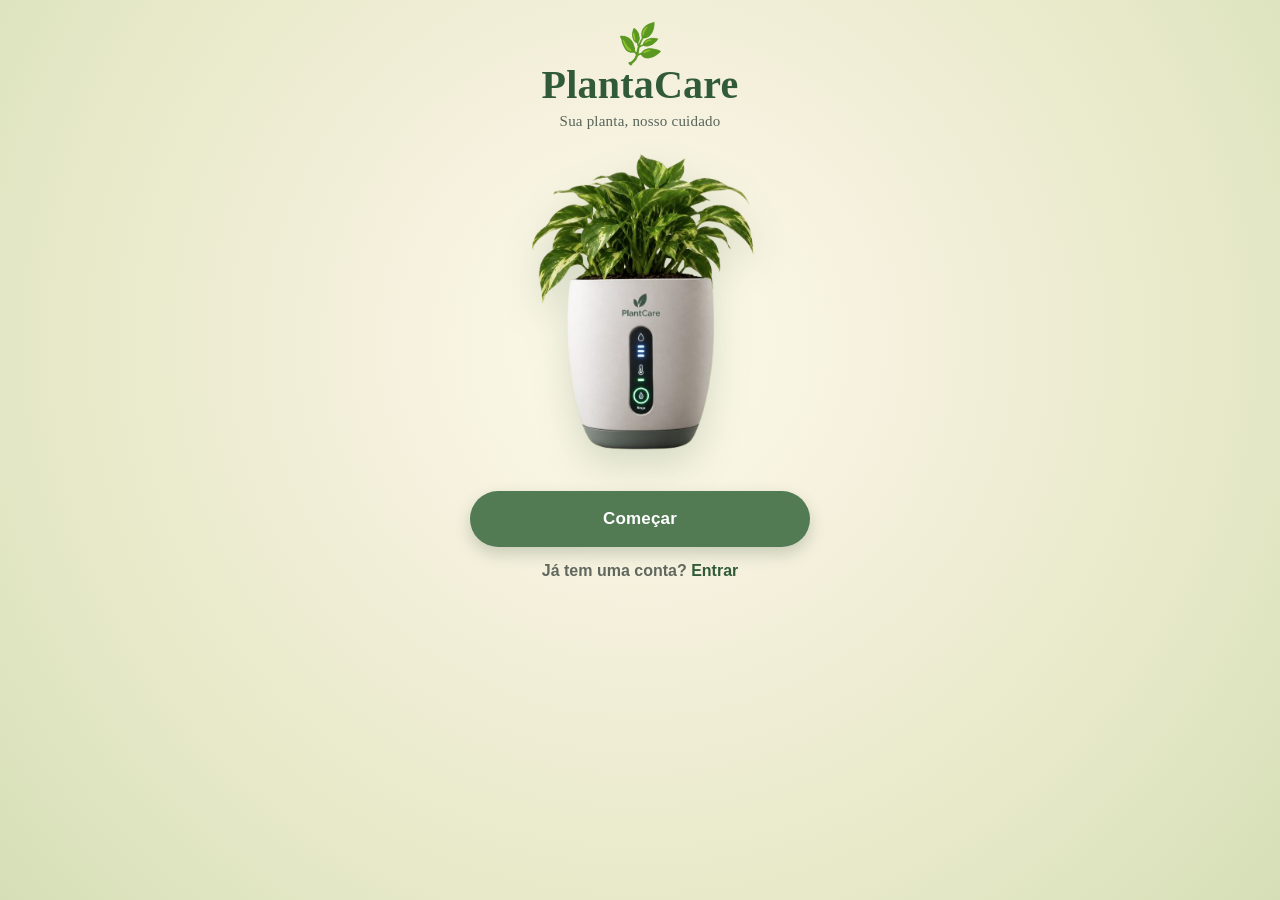
<file: index.html>
<!DOCTYPE html>
<html lang="pt-BR">

<head>

    <meta charset="UTF-8">

    <meta
            name="viewport"
            content="width=device-width, initial-scale=1.0"
    >

    <title>PlantaCare</title>

    <link rel="stylesheet" href="css/style.css">

</head>

<body>

<main class="tela-inicial">


    <section class="logo">

        <div class="logo-folha">
            🌿
        </div>

        <h1>PlantaCare</h1>

        <p>Sua planta, nosso cuidado</p>

    </section>

    <section class="planta-area">

        <img
                src="images/vaso-plantacare.png"
                alt="Vaso inteligente PlantaCare"
                class="imagem-vaso"
        >

    </section>

    <section class="acoes">

        <button id="btnComecar">
            Começar
        </button>

        <p class="login">
            Já tem uma conta?
            <span id="btnLogin">Entrar</span>
        </p>

    </section>



</main>

<script src="js/api.js"></script>
<script src="js/app.js"></script>

</body>

</html>
</file>
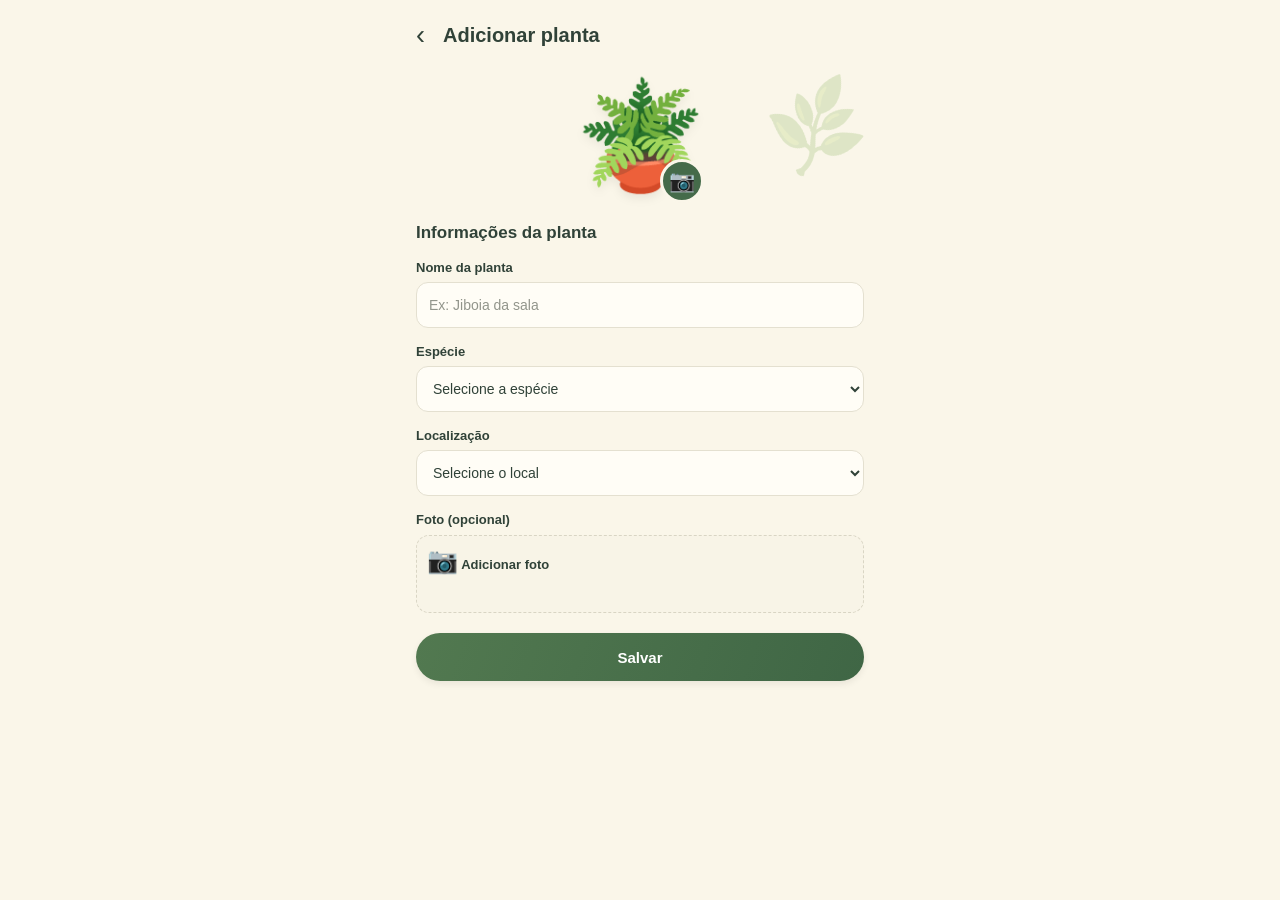
<file: screens/adicionar-planta.html>
<!DOCTYPE html>
<html lang="pt-BR">
<head>
    <meta charset="UTF-8">
    <meta name="viewport" content="width=device-width, initial-scale=1.0">
    <title>Adicionar planta | PlantaCare</title>

    <style>
        * {
            margin: 0;
            padding: 0;
            box-sizing: border-box;
        }

        :root {
            --fundo: #faf6e9;
            --verde: #456b4a;
            --texto: #304238;
            --borda: #e4e0d0;
        }

        body {
            font-family: Arial, Helvetica, sans-serif;
            background: var(--fundo);
            color: var(--texto);
            min-height: 100vh;
        }

        .pagina {
            max-width: 480px;
            margin: 0 auto;
            padding: 20px 16px 30px;
        }

        /* CABEÇALHO */

        .cabecalho {
            display: flex;
            align-items: center;
            gap: 18px;
            margin-bottom: 12px;
        }

        .voltar {
            border: none;
            background: transparent;
            color: var(--texto);
            font-size: 27px;
            cursor: pointer;
        }

        .cabecalho h1 {
            font-size: 20px;
            font-weight: 700;
        }

        /* ILUSTRAÇÃO */

        .ilustracao {
            position: relative;
            height: 145px;
            display: flex;
            align-items: center;
            justify-content: center;
            margin-bottom: 15px;
        }

        .planta-desenho {
            font-size: 105px;
            line-height: 1;
            filter: drop-shadow(0 5px 4px #00000010);
        }

        .folha-decorativa {
            position: absolute;
            right: 0;
            top: 20px;
            font-size: 75px;
            opacity: 0.17;
            transform: rotate(-20deg);
        }

        .camera {
            position: absolute;
            bottom: 5px;
            left: calc(50% + 20px);
            width: 44px;
            height: 44px;
            border-radius: 50%;
            border: 3px solid var(--fundo);
            background: var(--verde);
            color: white;
            font-size: 21px;
            cursor: pointer;
        }

        /* FORMULÁRIO */

        .formulario h2 {
            font-size: 17px;
            margin-bottom: 17px;
        }

        .campo {
            margin-bottom: 16px;
        }

        .campo label {
            display: block;
            font-size: 13px;
            font-weight: 600;
            margin-bottom: 7px;
        }

        .campo input,
        .campo select {
            display: block;
            width: 100%;
            min-height: 46px;
            padding: 0 12px;
            border: 1px solid var(--borda);
            border-radius: 12px;
            background: #fffdf6;
            color: var(--texto);
            font-family: inherit;
            font-size: 14px;
            outline: none;
        }

        .campo input:focus,
        .campo select:focus {
            border-color: var(--verde);
            box-shadow: 0 0 0 2px #456b4a18;
        }

        .campo input::placeholder {
            color: #92958b;
        }

        /* FOTO */

        .foto-area {
            margin-bottom: 20px;
        }

        .foto-area > label {
            display: block;
            font-size: 13px;
            font-weight: 600;
            margin-bottom: 8px;
        }

        .seletor-foto {
            min-height: 78px;
            width: 100%;
            display: flex;
            align-items: center;
            justify-content: center;
            gap: 12px;
            padding: 10px;
            border: 1px dashed #d9d5c4;
            border-radius: 13px;
            background: #f8f4e7;
            cursor: pointer;
            font-size: 13px;
            font-weight: 600;
        }

        .icone-camera {
            font-size: 25px;
        }

        #foto {
            display: none;
        }

        .preview {
            display: none;
            width: 90px;
            height: 90px;
            margin: 12px auto 0;
            border-radius: 14px;
            object-fit: contain;
            background: #fffdf6;
            border: 1px solid var(--borda);
        }

        .nome-arquivo {
            display: block;
            margin-top: 7px;
            text-align: center;
            font-size: 11px;
            color: #687468;
            overflow-wrap: anywhere;
        }

        /* BOTÃO SALVAR */

        .salvar {
            width: 100%;
            min-height: 48px;
            border: none;
            border-radius: 28px;
            background: linear-gradient(110deg, #527950, #3f6645);
            color: white;
            font-size: 15px;
            font-weight: 700;
            box-shadow: 0 3px 7px #00000012;
            cursor: pointer;
        }

        .salvar:disabled {
            opacity: 0.65;
            cursor: wait;
        }

        .mensagem {
            display: none;
            margin-top: 12px;
            padding: 12px;
            border-radius: 10px;
            font-size: 13px;
            line-height: 1.5;
        }

        .mensagem.erro {
            display: block;
            background: #f9e5df;
            color: #873d2f;
        }

        @media (max-width: 380px) {
            .pagina {
                padding: 17px 12px 25px;
            }

            .cabecalho h1 {
                font-size: 18px;
            }

            .ilustracao {
                height: 130px;
            }

            .planta-desenho {
                font-size: 95px;
            }

            .campo label,
            .foto-area > label {
                font-size: 12px;
            }

            .campo input,
            .campo select {
                font-size: 13px;
            }
        }
    </style>
</head>

<body>

    <main class="pagina">

        <header class="cabecalho">
            <button
                type="button"
                class="voltar"
                id="btnVoltar"
                aria-label="Voltar"
            >‹</button>

            <h1>Adicionar planta</h1>
        </header>

        <section class="ilustracao">
            <span class="folha-decorativa" aria-hidden="true">🌿</span>
            <div class="planta-desenho" aria-hidden="true">🪴</div>

            <button
                type="button"
                class="camera"
                id="btnCamera"
                aria-label="Escolher foto"
            >📷</button>
        </section>

        <form id="formPlanta" class="formulario">

            <h2>Informações da planta</h2>

            <div class="campo">
                <label for="nome">Nome da planta</label>
                <input
                    type="text"
                    id="nome"
                    name="nome"
                    placeholder="Ex: Jiboia da sala"
                    maxlength="60"
                    required
                >
            </div>

            <div class="campo">
                <label for="especie">Espécie</label>
                <select id="especie" name="especie" required>
                    <option value="">Selecione a espécie</option>
                    <option value="Espada-de-são-jorge">
                        Espada-de-são-jorge
                    </option>
                    <option value="Jiboia">Jiboia</option>
                    <option value="Zamioculca">Zamioculca</option>
                    <option value="Lírio-da-paz">Lírio-da-paz</option>
                    <option value="Samambaia">Samambaia</option>
                    <option value="Suculenta">Suculenta</option>
                    <option value="Cacto">Cacto</option>
                    <option value="Costela-de-adão">Costela-de-adão</option>
                    <option value="Outra">Outra espécie</option>
                </select>
            </div>

            <div class="campo">
                <label for="localizacao">Localização</label>
                <select id="localizacao" name="localizacao" required>
                    <option value="">Selecione o local</option>
                    <option value="Sala">Sala</option>
                    <option value="Quarto">Quarto</option>
                    <option value="Cozinha">Cozinha</option>
                    <option value="Varanda">Varanda</option>
                    <option value="Jardim">Jardim</option>
                    <option value="Área de serviço">Área de serviço</option>
                    <option value="Outro">Outro local</option>
                </select>
            </div>

            <div class="foto-area">
                <label>Foto (opcional)</label>

                <label for="foto" class="seletor-foto">
                    <span class="icone-camera">📷</span>
                    <span id="textoFoto">Adicionar foto</span>
                </label>

                <input
                    type="file"
                    id="foto"
                    name="foto"
                    accept="image/*"
                >

                <img
                    id="preview"
                    class="preview"
                    alt="Prévia da foto escolhida"
                >

                <span id="nomeArquivo" class="nome-arquivo"></span>
            </div>

            <button type="submit" class="salvar" id="btnSalvar">
                Salvar
            </button>

            <div
                id="mensagem"
                class="mensagem"
                role="alert"
            ></div>

        </form>

    </main>

    <script>
        const form = document.getElementById("formPlanta");
        const campoFoto = document.getElementById("foto");
        const preview = document.getElementById("preview");
        const textoFoto = document.getElementById("textoFoto");
        const nomeArquivo = document.getElementById("nomeArquivo");
        const mensagem = document.getElementById("mensagem");
        const btnSalvar = document.getElementById("btnSalvar");

        let fotoSelecionada = "";

        // VOLTAR PARA A TELA INICIAL
        document.getElementById("btnVoltar").addEventListener(
            "click",
            function () {
                window.location.href = "inicio.html";
            }
        );

        // ABRIR A ESCOLHA DE FOTO
        document.getElementById("btnCamera").addEventListener(
            "click",
            function () {
                campoFoto.click();
            }
        );

        // MOSTRAR A PRÉVIA DA FOTO
        campoFoto.addEventListener("change", function () {
            const arquivo = campoFoto.files[0];

            fotoSelecionada = "";

            if (!arquivo) {
                preview.style.display = "none";
                textoFoto.textContent = "Adicionar foto";
                nomeArquivo.textContent = "";
                return;
            }

            if (!arquivo.type.startsWith("image/")) {
                mostrarErro("Escolha um arquivo de imagem válido.");
                campoFoto.value = "";
                return;
            }

            // Evita imagens muito grandes no armazenamento local
            if (arquivo.size > 3 * 1024 * 1024) {
                mostrarErro("Escolha uma imagem de até 3 MB.");
                campoFoto.value = "";
                return;
            }

            const leitor = new FileReader();

            leitor.onload = function (evento) {
                fotoSelecionada = evento.target.result;
                preview.src = fotoSelecionada;
                preview.style.display = "block";
                textoFoto.textContent = "Trocar foto";
                nomeArquivo.textContent = arquivo.name;
                esconderMensagem();
            };

            leitor.onerror = function () {
                mostrarErro("Não foi possível carregar essa foto.");
            };

            leitor.readAsDataURL(arquivo);
        });

        function mostrarErro(texto) {
            mensagem.textContent = texto;
            mensagem.className = "mensagem erro";
        }

        function esconderMensagem() {
            mensagem.textContent = "";
            mensagem.className = "mensagem";
        }

        // SALVAR A PLANTA
        form.addEventListener("submit", function (evento) {
            evento.preventDefault();
            esconderMensagem();

            const nome = document.getElementById("nome").value.trim();
            const especie = document.getElementById("especie").value;
            const localizacao = document.getElementById("localizacao").value;

            if (!nome || !especie || !localizacao) {
                mostrarErro("Preencha todos os campos obrigatórios.");
                return;
            }

            const novaPlanta = {
                id: Date.now(),
                nome: nome,
                especie: especie,
                localizacao: localizacao,
                foto: fotoSelecionada,
                criadaEm: new Date().toISOString()
            };

            btnSalvar.disabled = true;
            btnSalvar.textContent = "Salvando...";

            try {
                const plantasSalvas = JSON.parse(
                    localStorage.getItem("plantasUsuario") || "[]"
                );

                plantasSalvas.push(novaPlanta);

                localStorage.setItem(
    "plantasUsuario",
    JSON.stringify(plantasSalvas)
);

// Criar notificação de novo cadastro
const notificacoes = JSON.parse(
    localStorage.getItem("notificacoesPlantaCare") || "[]"
);

notificacoes.unshift({
    id: "cadastro-" + novaPlanta.id,
    tipo: "cadastro",
    categoria: "cadastro",
    titulo: "Novo cadastro!",
    mensagem: "Você adicionou uma nova planta: " +
        novaPlanta.nome + ".",
    data: novaPlanta.criadaEm,
    lida: false,
    plantaId: String(novaPlanta.id)
});

localStorage.setItem(
    "notificacoesPlantaCare",
    JSON.stringify(notificacoes)
);

window.location.href = "inicio.html";
            } catch (erro) {
                console.error("Erro ao salvar planta:", erro);

                mostrarErro(
                    "Não foi possível salvar. Tente uma foto menor ou libere espaço no navegador."
                );

                btnSalvar.disabled = false;
                btnSalvar.textContent = "Salvar";
            }
        });
    </script>

</body>
</html>
</file>
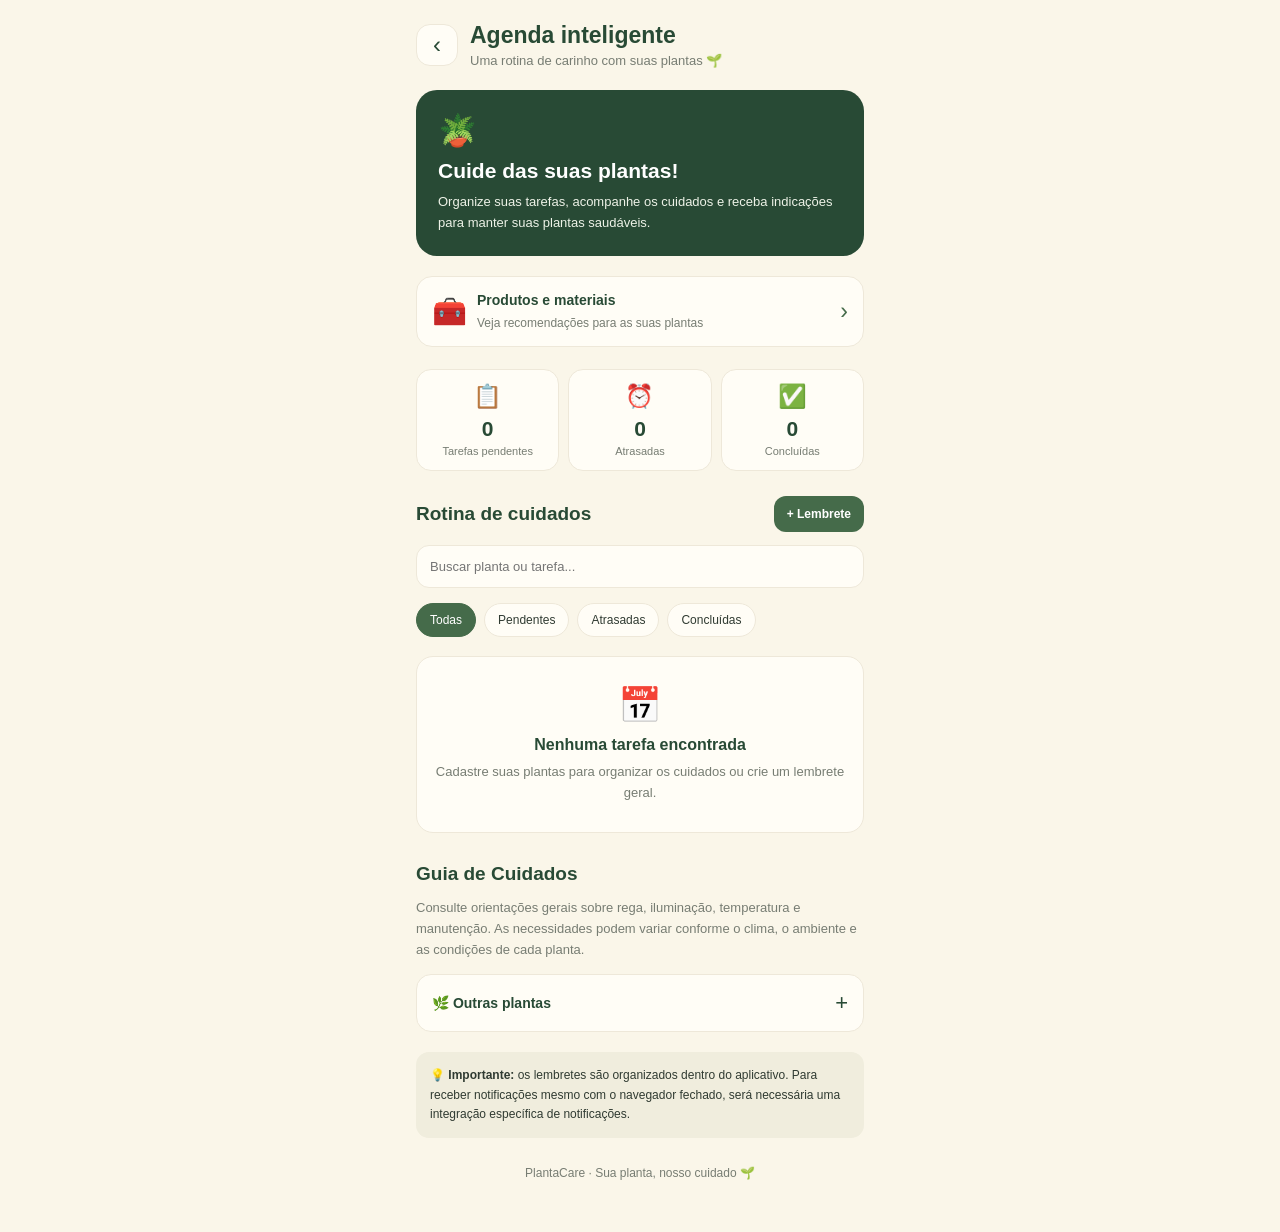
<file: screens/agenda-cuidados.html>
<!DOCTYPE html>
<html lang="pt-BR">
<head>
    <meta charset="UTF-8">
    <meta name="viewport" content="width=device-width, initial-scale=1.0">
    <meta name="theme-color" content="#faf6e9">
    <title>Agenda inteligente | PlantaCare</title>

    <style>
        :root {
            --fundo: #faf6e9;
            --verde: #456b4a;
            --verde-escuro: #284a35;
            --texto: #303b32;
            --secundario: #777d73;
            --borda: #eee8d9;
            --cartao: #fffdf6;
            --suave: #e3e8cd;
            --alerta: #a34b37;
        }

        * {
            box-sizing: border-box;
            margin: 0;
            padding: 0;
        }

        body {
            font-family: Arial, sans-serif;
            background: var(--fundo);
            color: var(--texto);
            padding-bottom: 30px;
        }

        button, input, select, textarea {
            font: inherit;
        }

        button {
            cursor: pointer;
        }

        .container {
            max-width: 480px;
            width: 100%;
            margin: auto;
            padding: 22px 16px;
        }

        .cabecalho {
            display: flex;
            align-items: center;
            gap: 12px;
            margin-bottom: 22px;
        }

        .voltar {
            width: 42px;
            height: 42px;
            flex-shrink: 0;
            border: 1px solid var(--borda);
            border-radius: 14px;
            background: var(--cartao);
            color: var(--verde-escuro);
            font-size: 24px;
        }

        .cabecalho h1 {
            font-size: 23px;
            color: var(--verde-escuro);
        }

        .cabecalho p {
            font-size: 13px;
            color: var(--secundario);
            margin-top: 4px;
        }

        .boas-vindas {
            padding: 22px;
            border-radius: 21px;
            background: var(--verde-escuro);
            color: white;
            margin-bottom: 20px;
        }

        .boas-vindas .emoji {
            font-size: 31px;
            margin-bottom: 10px;
        }

        .boas-vindas h2 {
            font-size: 21px;
            margin-bottom: 9px;
        }

        .boas-vindas p {
            font-size: 13px;
            line-height: 1.6;
            color: #edf2e7;
        }

        .atalho-produtos {
            display: flex;
            align-items: center;
            justify-content: space-between;
            gap: 12px;
            background: var(--cartao);
            border: 1px solid var(--borda);
            border-radius: 16px;
            padding: 15px;
            margin-bottom: 22px;
            text-decoration: none;
            color: var(--texto);
        }

        .atalho-produtos .atalho-icone {
            font-size: 28px;
            margin-right: 10px;
        }

        .atalho-produtos strong {
            display: block;
            font-size: 14px;
            color: var(--verde-escuro);
            margin-bottom: 5px;
        }

        .atalho-produtos small {
            font-size: 12px;
            color: var(--secundario);
            line-height: 1.4;
        }

        .seta {
            color: var(--verde);
            font-size: 23px;
        }

        .resumos {
            display: grid;
            grid-template-columns: repeat(3, minmax(0, 1fr));
            gap: 9px;
            margin-bottom: 25px;
        }

        .resumo {
            padding: 13px 8px;
            border: 1px solid var(--borda);
            border-radius: 15px;
            background: var(--cartao);
            text-align: center;
        }

        .resumo span {
            display: block;
            font-size: 23px;
            margin-bottom: 7px;
        }

        .resumo strong {
            display: block;
            color: var(--verde-escuro);
            font-size: 21px;
        }

        .resumo p {
            color: var(--secundario);
            font-size: 11px;
            margin-top: 4px;
        }

        .titulo-secao {
            display: flex;
            justify-content: space-between;
            align-items: center;
            gap: 10px;
            margin-bottom: 13px;
        }

        .titulo-secao h2 {
            color: var(--verde-escuro);
            font-size: 19px;
        }

        .botao-principal {
            border: none;
            border-radius: 12px;
            padding: 11px 13px;
            background: var(--verde);
            color: white;
            font-size: 12px;
            font-weight: bold;
        }

        .filtros {
            display: flex;
            gap: 8px;
            overflow-x: auto;
            margin-bottom: 15px;
            padding-bottom: 4px;
        }

        .filtro {
            flex-shrink: 0;
            padding: 9px 13px;
            border: 1px solid var(--borda);
            border-radius: 20px;
            background: var(--cartao);
            color: var(--texto);
            font-size: 12px;
        }

        .filtro.ativo {
            background: var(--verde);
            border-color: var(--verde);
            color: white;
        }

        .campo-busca {
            width: 100%;
            border: 1px solid var(--borda);
            border-radius: 13px;
            padding: 13px;
            background: var(--cartao);
            color: var(--texto);
            outline: none;
            margin-bottom: 15px;
            font-size: 13px;
        }

        .campo-busca:focus,
        .campo:focus {
            border-color: var(--verde);
        }

        .lista-tarefas {
            display: grid;
            gap: 12px;
        }

        .tarefa {
            background: var(--cartao);
            border: 1px solid var(--borda);
            border-radius: 17px;
            padding: 15px;
        }

        .tarefa.concluida {
            opacity: .72;
        }

        .tarefa-topo {
            display: flex;
            gap: 11px;
            align-items: flex-start;
        }

        .tarefa-icone {
            display: flex;
            align-items: center;
            justify-content: center;
            width: 43px;
            height: 43px;
            flex-shrink: 0;
            border-radius: 13px;
            background: var(--suave);
            font-size: 22px;
        }

        .tarefa-info {
            flex: 1;
            min-width: 0;
        }

        .tarefa-info h3 {
            color: var(--verde-escuro);
            font-size: 15px;
            margin: 3px 0 6px;
            overflow-wrap: anywhere;
        }

        .tarefa-info p {
            color: var(--secundario);
            font-size: 12px;
            line-height: 1.5;
        }

        .etiquetas {
            display: flex;
            flex-wrap: wrap;
            gap: 6px;
            margin-top: 9px;
        }

        .etiqueta {
            display: inline-block;
            padding: 5px 8px;
            border-radius: 8px;
            background: #eef0df;
            color: var(--verde-escuro);
            font-size: 10px;
        }

        .etiqueta.atrasada {
            background: #f5e2dc;
            color: var(--alerta);
        }

        .etiqueta.concluida-tag {
            background: #e3e8cd;
            color: var(--verde-escuro);
        }

        .acoes-tarefa {
            display: flex;
            gap: 8px;
            margin-top: 14px;
        }

        .botao-acao {
            flex: 1;
            border: 1px solid var(--borda);
            border-radius: 10px;
            padding: 10px 6px;
            background: white;
            color: var(--verde-escuro);
            font-size: 11px;
        }

        .botao-acao.concluir {
            background: var(--verde);
            border-color: var(--verde);
            color: white;
        }

        .botao-acao.excluir {
            flex: 0 0 auto;
            padding: 10px 12px;
            color: var(--alerta);
        }

        .vazio {
            background: var(--cartao);
            border: 1px solid var(--borda);
            border-radius: 17px;
            padding: 28px 18px;
            text-align: center;
        }

        .vazio span {
            font-size: 35px;
            display: block;
            margin-bottom: 10px;
        }

        .vazio h3 {
            color: var(--verde-escuro);
            margin-bottom: 8px;
            font-size: 16px;
        }

        .vazio p {
            color: var(--secundario);
            font-size: 13px;
            line-height: 1.6;
        }

        .separador {
            margin-top: 30px;
        }

        .guia-intro {
            color: var(--secundario);
            font-size: 13px;
            line-height: 1.6;
            margin-bottom: 14px;
        }

        .guia-lista {
            display: grid;
            gap: 10px;
        }

        .guia-item {
            background: var(--cartao);
            border: 1px solid var(--borda);
            border-radius: 15px;
            overflow: hidden;
        }

        .guia-item summary {
            list-style: none;
            display: flex;
            align-items: center;
            justify-content: space-between;
            gap: 12px;
            padding: 15px;
            cursor: pointer;
            color: var(--verde-escuro);
            font-size: 14px;
            font-weight: bold;
        }

        .guia-item summary::-webkit-details-marker {
            display: none;
        }

        .guia-item summary::after {
            content: "+";
            font-size: 22px;
            font-weight: normal;
        }

        .guia-item[open] summary::after {
            content: "−";
        }

        .guia-conteudo {
            border-top: 1px solid var(--borda);
            padding: 14px 15px 16px;
        }

        .guia-conteudo h4 {
            color: var(--verde-escuro);
            font-size: 13px;
            margin: 12px 0 5px;
        }

        .guia-conteudo h4:first-child {
            margin-top: 0;
        }

        .guia-conteudo p,
        .guia-conteudo li {
            color: var(--secundario);
            font-size: 12px;
            line-height: 1.7;
        }

        .guia-conteudo ul {
            padding-left: 19px;
        }

        .guia-botao {
            display: block;
            text-align: center;
            text-decoration: none;
            padding: 11px;
            background: #eef0df;
            color: var(--verde-escuro);
            border-radius: 10px;
            margin-top: 12px;
            font-size: 12px;
            font-weight: bold;
        }

        .modal {
            position: fixed;
            inset: 0;
            z-index: 1000;
            background: rgba(25, 37, 27, .55);
            display: none;
            align-items: center;
            justify-content: center;
            padding: 16px;
        }

        .modal.aberto {
            display: flex;
        }

        .modal-conteudo {
            width: 100%;
            max-width: 440px;
            max-height: 90vh;
            overflow-y: auto;
            padding: 21px;
            border-radius: 20px;
            background: var(--cartao);
        }

        .modal-topo {
            display: flex;
            align-items: center;
            justify-content: space-between;
            gap: 10px;
            margin-bottom: 18px;
        }

        .modal-topo h2 {
            color: var(--verde-escuro);
            font-size: 20px;
        }

        .fechar-modal {
            border: none;
            background: transparent;
            font-size: 26px;
            color: var(--secundario);
        }

        .grupo-campo {
            margin-bottom: 14px;
        }

        .grupo-campo label {
            display: block;
            margin-bottom: 7px;
            color: var(--texto);
            font-size: 13px;
            font-weight: bold;
        }

        .campo {
            width: 100%;
            border: 1px solid var(--borda);
            border-radius: 11px;
            padding: 12px;
            background: white;
            color: var(--texto);
            outline: none;
            font-size: 13px;
        }

        textarea.campo {
            resize: vertical;
            min-height: 75px;
        }

        .botoes-modal {
            display: flex;
            gap: 9px;
            margin-top: 18px;
        }

        .botoes-modal button {
            flex: 1;
            padding: 12px;
            border-radius: 11px;
            border: 1px solid var(--borda);
            font-size: 13px;
        }

        .cancelar {
            background: white;
            color: var(--texto);
        }

        .salvar {
            background: var(--verde);
            border-color: var(--verde) !important;
            color: white;
        }

        .aviso {
            margin-top: 20px;
            padding: 14px;
            border-radius: 13px;
            background: #f0eddd;
            color: var(--texto);
            font-size: 12px;
            line-height: 1.6;
        }

        .rodape {
            text-align: center;
            color: var(--secundario);
            font-size: 12px;
            margin-top: 28px;
        }

        @media (max-width: 350px) {
            .cabecalho h1 {
                font-size: 20px;
            }

            .resumo p {
                font-size: 10px;
            }

            .acoes-tarefa {
                flex-wrap: wrap;
            }
        }
    </style>
</head>

<body>
<main class="container">

    <header class="cabecalho">
        <button class="voltar" id="btnVoltar"
                type="button" aria-label="Voltar">‹</button>

        <div>
            <h1>Agenda inteligente</h1>
            <p>Uma rotina de carinho com suas plantas 🌱</p>
        </div>
    </header>

    <section class="boas-vindas">
        <div class="emoji">🪴</div>
        <h2 id="saudacao">Cuide das suas plantas!</h2>
        <p>
            Organize suas tarefas, acompanhe os cuidados e receba
            indicações para manter suas plantas saudáveis.
        </p>
    </section>

    <a class="atalho-produtos" href="produtos.html">
        <div style="display:flex;align-items:center;">
            <span class="atalho-icone">🧰</span>
            <div>
                <strong>Produtos e materiais</strong>
                <small>Veja recomendações para as suas plantas</small>
            </div>
        </div>
        <span class="seta">›</span>
    </a>

    <section class="resumos">
        <div class="resumo">
            <span>📋</span>
            <strong id="totalTarefas">0</strong>
            <p>Tarefas pendentes</p>
        </div>

        <div class="resumo">
            <span>⏰</span>
            <strong id="totalAtrasadas">0</strong>
            <p>Atrasadas</p>
        </div>

        <div class="resumo">
            <span>✅</span>
            <strong id="totalConcluidas">0</strong>
            <p>Concluídas</p>
        </div>
    </section>

    <section>
        <div class="titulo-secao">
            <h2>Rotina de cuidados</h2>
            <button class="botao-principal" id="btnNovaTarefa" type="button">
                + Lembrete
            </button>
        </div>

        <input
            type="search"
            class="campo-busca"
            id="buscaTarefas"
            placeholder="Buscar planta ou tarefa..."
            aria-label="Buscar tarefas"
        >

        <div class="filtros" id="filtros">
            <button class="filtro ativo" data-filtro="todas" type="button">
                Todas
            </button>
            <button class="filtro" data-filtro="pendentes" type="button">
                Pendentes
            </button>
            <button class="filtro" data-filtro="atrasadas" type="button">
                Atrasadas
            </button>
            <button class="filtro" data-filtro="concluidas" type="button">
                Concluídas
            </button>
        </div>

        <div class="lista-tarefas" id="listaTarefas"></div>
    </section>

    <section class="separador">
        <div class="titulo-secao">
            <h2>Guia de Cuidados</h2>
        </div>

        <p class="guia-intro">
            Consulte orientações gerais sobre rega, iluminação, temperatura
            e manutenção. As necessidades podem variar conforme o clima,
            o ambiente e as condições de cada planta.
        </p>

        <div class="guia-lista" id="guiaLista"></div>
    </section>

    <div class="aviso">
        💡 <strong>Importante:</strong> os lembretes são organizados dentro
        do aplicativo. Para receber notificações mesmo com o navegador
        fechado, será necessária uma integração específica de notificações.
    </div>

    <p class="rodape">PlantaCare · Sua planta, nosso cuidado 🌱</p>
</main>

<!-- Modal para criar lembretes -->
<div class="modal" id="modalTarefa" role="dialog"
     aria-modal="true" aria-labelledby="tituloModal">

    <div class="modal-conteudo">
        <div class="modal-topo">
            <h2 id="tituloModal">Novo lembrete</h2>
            <button class="fechar-modal" id="fecharModal"
                    type="button" aria-label="Fechar">×</button>
        </div>

        <form id="formTarefa">
            <div class="grupo-campo">
                <label for="nomeTarefa">Nome do cuidado</label>
                <input class="campo" id="nomeTarefa" name="nome"
                       required maxlength="80"
                       placeholder="Ex.: Adubar minha planta">
            </div>

            <div class="grupo-campo">
                <label for="plantaTarefa">Planta</label>
                <select class="campo" id="plantaTarefa" name="planta">
                    <option value="">Cuidado geral / sem planta</option>
                </select>
            </div>

            <div class="grupo-campo">
                <label for="tipoTarefa">Tipo de cuidado</label>
                <select class="campo" id="tipoTarefa" name="tipo" required>
                    <option value="rega">💧 Rega</option>
                    <option value="adubacao">🌱 Adubação</option>
                    <option value="poda">✂️ Poda</option>
                    <option value="limpeza">🍃 Limpeza das folhas</option>
                    <option value="vaso">🪴 Verificar / trocar vaso</option>
                    <option value="iluminacao">☀️ Verificar iluminação</option>
                    <option value="outro">📌 Outro cuidado</option>
                </select>
            </div>

            <div class="grupo-campo">
                <label for="dataTarefa">Data do lembrete</label>
                <input class="campo" type="date" id="dataTarefa"
                       name="data" required>
            </div>

            <div class="grupo-campo">
                <label for="recorrenciaTarefa">Repetição</label>
                <select class="campo" id="recorrenciaTarefa"
                        name="recorrencia">
                    <option value="nenhuma">Não repetir</option>
                    <option value="1">Todos os dias</option>
                    <option value="3">A cada 3 dias</option>
                    <option value="5">A cada 5 dias</option>
                    <option value="7">Toda semana</option>
                    <option value="15">A cada 15 dias</option>
                    <option value="30">A cada 30 dias</option>
                    <option value="60">A cada 2 meses</option>
                    <option value="90">A cada 3 meses</option>
                </select>
            </div>

            <div class="grupo-campo">
                <label for="descricaoTarefa">Observações (opcional)</label>
                <textarea class="campo" id="descricaoTarefa"
                          name="descricao" maxlength="300"
                          placeholder="Adicione detalhes sobre o cuidado..."></textarea>
            </div>

            <div class="botoes-modal">
                <button class="cancelar" id="cancelarModal" type="button">
                    Cancelar
                </button>
                <button class="salvar" type="submit">Salvar lembrete</button>
            </div>
        </form>
    </div>
</div>

<script>
    const CHAVE_PLANTAS = "plantasUsuario";
    const CHAVE_AGENDA = "agendaCuidadosPlantaCare";

    const listaTarefas = document.getElementById("listaTarefas");
    const guiaLista = document.getElementById("guiaLista");
    const modalTarefa = document.getElementById("modalTarefa");
    const formTarefa = document.getElementById("formTarefa");

    let plantas = carregarJSON(CHAVE_PLANTAS, []);
    let tarefas = carregarJSON(CHAVE_AGENDA, []);
    let filtroAtual = "todas";

    function carregarJSON(chave, padrao) {
        try {
            const dados = JSON.parse(localStorage.getItem(chave));
            return dados ?? padrao;
        } catch (erro) {
            console.error("Não foi possível ler:", chave, erro);
            return padrao;
        }
    }

    function salvarTarefas() {
        localStorage.setItem(CHAVE_AGENDA, JSON.stringify(tarefas));
    }

    function normalizar(texto) {
        return String(texto || "")
            .normalize("NFD")
            .replace(/[\u0300-\u036f]/g, "")
            .toLowerCase()
            .trim();
    }

    function nomeDaPlanta(planta) {
        return planta?.nome || planta?.especie ||
            planta?.nomePlanta || "Minha planta";
    }

    function especieDaPlanta(planta) {
        return normalizar(
            planta?.especie || planta?.nome || planta?.nomePlanta || ""
        );
    }

    function dataLocal(data = new Date()) {
        const ano = data.getFullYear();
        const mes = String(data.getMonth() + 1).padStart(2, "0");
        const dia = String(data.getDate()).padStart(2, "0");
        return `${ano}-${mes}-${dia}`;
    }

    function adicionarDias(dataString, dias) {
        const data = new Date(dataString + "T12:00:00");
        data.setDate(data.getDate() + Number(dias));
        return dataLocal(data);
    }

    function formatarData(dataString) {
        if (!dataString) return "Sem data";

        const partes = dataString.split("-");
        if (partes.length !== 3) return dataString;

        return `${partes[2]}/${partes[1]}/${partes[0]}`;
    }

    function tarefaConcluida(tarefa) {
        // Compatibilidade com as chaves usadas em outras telas.
        return Boolean(tarefa.concluida || tarefa.concluido);
    }

    function tarefaAtrasada(tarefa) {
        return !tarefaConcluida(tarefa) &&
            tarefa.data && tarefa.data < dataLocal();
    }

    function tarefaParaHoje(tarefa) {
        return !tarefaConcluida(tarefa) &&
            tarefa.data === dataLocal();
    }

    function iconeTipo(tipo) {
        const icones = {
            rega: "💧",
            adubacao: "🌱",
            poda: "✂️",
            limpeza: "🍃",
            vaso: "🪴",
            iluminacao: "☀️",
            outro: "📌"
        };

        return icones[tipo] || "📌";
    }

    function nomeTipo(tipo) {
        const nomes = {
            rega: "Rega",
            adubacao: "Adubação",
            poda: "Poda",
            limpeza: "Limpeza das folhas",
            vaso: "Verificar / trocar vaso",
            iluminacao: "Iluminação",
            outro: "Outro cuidado"
        };

        return nomes[tipo] || "Outro cuidado";
    }

    function intervaloRega(planta) {
        const especie = especieDaPlanta(planta);

        if (especie.includes("cacto") || especie.includes("suculenta")) {
            return 14;
        }

        if (especie.includes("espada-de-sao-jorge") ||
            especie.includes("espada de sao jorge") ||
            especie.includes("zamioculca")) {
            return 10;
        }

        if (especie.includes("samambaia")) {
            return 3;
        }

        if (especie.includes("lirio") || especie.includes("lírio")) {
            return 3;
        }

        if (especie.includes("jiboia")) {
            return 5;
        }

        return Number(planta?.intervaloRega) || 5;
    }

    function nomeDaTarefaAutomatica(tipo, planta) {
        const nomes = {
            rega: "Regar",
            adubacao: "Verificar necessidade de adubação",
            poda: "Verificar folhas e galhos",
            limpeza: "Limpar as folhas",
            vaso: "Verificar o vaso e o substrato",
            iluminacao: "Verificar a iluminação"
        };

        return `${nomes[tipo]} — ${nomeDaPlanta(planta)}`;
    }

    function criarId() {
        if (window.crypto && crypto.randomUUID) {
            return crypto.randomUUID();
        }

        return "tarefa-" + Date.now() + "-" +
            Math.random().toString(36).slice(2, 9);
    }

    function existeTarefaPendente(tipo, planta, data) {
        return tarefas.some(tarefa =>
            tarefa.tipo === tipo &&
            String(tarefa.plantaId ?? "") === String(planta.id ?? "") &&
            tarefa.data === data &&
            !tarefaConcluida(tarefa) &&
            tarefa.automatica
        );
    }

    function gerarTarefaAutomatica(tipo, planta, data, recorrencia, descricao) {
        if (existeTarefaPendente(tipo, planta, data)) return;

        tarefas.push({
            id: criarId(),
            nome: nomeDaTarefaAutomatica(tipo, planta),
            tipo,
            plantaId: planta.id ?? "",
            plantaNome: nomeDaPlanta(planta),
            data,
            recorrencia,
            descricao,
            concluida: false,
            automatica: true,
            criadaEm: new Date().toISOString()
        });
    }

    function sincronizarTarefasAutomaticas() {
        plantas = carregarJSON(CHAVE_PLANTAS, []);

        if (!Array.isArray(plantas)) plantas = [];
        if (!Array.isArray(tarefas)) tarefas = [];

        plantas.forEach(planta => {
            const ultimaRega = planta.ultimaRega || "";
            const intervalo = intervaloRega(planta);

            let proximaRega = ultimaRega
                ? adicionarDias(ultimaRega, intervalo)
                : dataLocal();

            // Não cria lembretes automáticos de rega duplicados.
            if (!existeTarefaPendente("rega", planta, proximaRega)) {
                gerarTarefaAutomatica(
                    "rega",
                    planta,
                    proximaRega,
                    intervalo,
                    "Confira a umidade do substrato antes de regar."
                );
            }

            // Os outros cuidados aparecem como verificações periódicas.
            const cuidados = [
                { tipo: "adubacao", dias: 30, descricao: "Confira se a planta precisa de nutrientes e siga as orientações do produto." },
                { tipo: "poda", dias: 30, descricao: "Observe se há folhas secas ou partes danificadas que precisam ser removidas." },
                { tipo: "limpeza", dias: 14, descricao: "Confira se as folhas precisam de limpeza delicada." },
                { tipo: "vaso", dias: 60, descricao: "Confira a drenagem, o espaço para as raízes e as condições do substrato." },
                { tipo: "iluminacao", dias: 14, descricao: "Observe se a planta recebe a quantidade de luz adequada à espécie." }
            ];

            cuidados.forEach(cuidado => {
                const dataCuidado = dataLocal();

                // Uma verificação pendente por planta e tipo é suficiente.
                const jaExiste = tarefas.some(tarefa =>
                    tarefa.tipo === cuidado.tipo &&
                    String(tarefa.plantaId ?? "") === String(planta.id ?? "") &&
                    !tarefaConcluida(tarefa) &&
                    tarefa.automatica
                );

                if (!jaExiste) {
                    gerarTarefaAutomatica(
                        cuidado.tipo,
                        planta,
                        dataCuidado,
                        cuidado.dias,
                        cuidado.descricao
                    );
                }
            });
        });

        salvarTarefas();
    }

    function atualizarSeletorPlantas() {
        const seletor = document.getElementById("plantaTarefa");
        const valorAtual = seletor.value;

        seletor.innerHTML =
            '<option value="">Cuidado geral / sem planta</option>';

        plantas.forEach(planta => {
            const opcao = document.createElement("option");
            opcao.value = String(planta.id ?? nomeDaPlanta(planta));
            opcao.textContent = nomeDaPlanta(planta);
            seletor.appendChild(opcao);
        });

        if ([...seletor.options].some(opcao => opcao.value === valorAtual)) {
            seletor.value = valorAtual;
        }
    }

    function encontrarPlanta(id, nomeSalvo) {
        return plantas.find(planta =>
            String(planta.id ?? nomeDaPlanta(planta)) === String(id)
        ) || plantas.find(planta => nomeDaPlanta(planta) === nomeSalvo);
    }

    function atualizarResumo() {
        const pendentes = tarefas.filter(t => !tarefaConcluida(t));
        const atrasadas = pendentes.filter(tarefaAtrasada);
        const concluidas = tarefas.filter(tarefaConcluida);

        document.getElementById("totalTarefas").textContent =
            pendentes.length;

        document.getElementById("totalAtrasadas").textContent =
            atrasadas.length;

        document.getElementById("totalConcluidas").textContent =
            concluidas.length;
    }

    function criarEtiqueta(texto, classe = "") {
        const etiqueta = document.createElement("span");
        etiqueta.className = "etiqueta" + (classe ? " " + classe : "");
        etiqueta.textContent = texto;
        return etiqueta;
    }

    function renderizarTarefas() {
        atualizarResumo();

        const termo = normalizar(
            document.getElementById("buscaTarefas").value
        );

        let filtradas = tarefas.filter(tarefa => {
            const texto = normalizar(
                `${tarefa.nome} ${tarefa.plantaNome || ""} ${tarefa.tipo || ""}`
            );

            if (!texto.includes(termo)) return false;

            if (filtroAtual === "pendentes") {
                return !tarefaConcluida(tarefa);
            }

            if (filtroAtual === "atrasadas") {
                return tarefaAtrasada(tarefa);
            }

            if (filtroAtual === "concluidas") {
                return tarefaConcluida(tarefa);
            }

            return true;
        });

        filtradas.sort((a, b) => {
            if (tarefaConcluida(a) !== tarefaConcluida(b)) {
                return tarefaConcluida(a) ? 1 : -1;
            }

            return String(a.data || "").localeCompare(String(b.data || ""));
        });

        listaTarefas.innerHTML = "";

        if (filtradas.length === 0) {
            const vazio = document.createElement("div");
            vazio.className = "vazio";

            const emoji = document.createElement("span");
            emoji.textContent = filtroAtual === "concluidas" ? "🌿" : "📅";

            const titulo = document.createElement("h3");
            titulo.textContent = filtroAtual === "concluidas"
                ? "Nenhuma tarefa concluída"
                : "Nenhuma tarefa encontrada";

            const descricao = document.createElement("p");
            descricao.textContent = plantas.length === 0
                ? "Cadastre suas plantas para organizar os cuidados ou crie um lembrete geral."
                : "Tente mudar o filtro ou crie um novo lembrete para sua rotina.";

            vazio.append(emoji, titulo, descricao);
            listaTarefas.appendChild(vazio);
            return;
        }

        filtradas.forEach(tarefa => {
            const concluida = tarefaConcluida(tarefa);
            const atrasada = tarefaAtrasada(tarefa);
            const hoje = tarefaParaHoje(tarefa);

            const card = document.createElement("article");
            card.className = "tarefa" + (concluida ? " concluida" : "");

            const topo = document.createElement("div");
            topo.className = "tarefa-topo";

            const icone = document.createElement("div");
            icone.className = "tarefa-icone";
            icone.textContent = iconeTipo(tarefa.tipo);

            const info = document.createElement("div");
            info.className = "tarefa-info";

            const titulo = document.createElement("h3");
            titulo.textContent = tarefa.nome || nomeTipo(tarefa.tipo);

            const detalhe = document.createElement("p");
            detalhe.textContent = tarefa.descricao ||
                (tarefa.plantaNome
                    ? "Cuidados para " + tarefa.plantaNome
                    : "Lembrete de cuidado com as plantas.");

            const etiquetas = document.createElement("div");
            etiquetas.className = "etiquetas";

            etiquetas.appendChild(criarEtiqueta(nomeTipo(tarefa.tipo)));

            etiquetas.appendChild(criarEtiqueta(
                concluida ? "Concluída" :
                atrasada ? "Atrasada" :
                hoje ? "Para hoje" : formatarData(tarefa.data),
                concluida ? "concluida-tag" : atrasada ? "atrasada" : ""
            ));

            if (Number(tarefa.recorrencia) > 0) {
                etiquetas.appendChild(
                    criarEtiqueta("Repete a cada " + tarefa.recorrencia + " dia(s)")
                );
            }

            if (tarefa.automatica) {
                etiquetas.appendChild(criarEtiqueta("Automática"));
            }

            info.append(titulo, detalhe, etiquetas);
            topo.append(icone, info);
            card.appendChild(topo);

            const acoes = document.createElement("div");
            acoes.className = "acoes-tarefa";

            const botaoConcluir = document.createElement("button");
            botaoConcluir.type = "button";
            botaoConcluir.className = "botao-acao concluir";
            botaoConcluir.textContent = concluida
                ? "Desmarcar"
                : "✓ Concluir";

            botaoConcluir.addEventListener("click", () => {
                alternarConclusao(tarefa.id);
            });

            const botaoExcluir = document.createElement("button");
            botaoExcluir.type = "button";
            botaoExcluir.className = "botao-acao excluir";
            botaoExcluir.textContent = "Excluir";
            botaoExcluir.setAttribute("aria-label", "Excluir lembrete");

            botaoExcluir.addEventListener("click", () => {
                excluirTarefa(tarefa.id);
            });

            acoes.append(botaoConcluir, botaoExcluir);
            card.appendChild(acoes);
            listaTarefas.appendChild(card);
        });
    }

    function registrarRega(tarefa) {
        if (tarefa.tipo !== "rega") return;

        const planta = encontrarPlanta(tarefa.plantaId, tarefa.plantaNome);
        if (!planta) return;

        const hoje = dataLocal();

        planta.ultimaRega = hoje;

        if (!Array.isArray(planta.historicoRegas)) {
            planta.historicoRegas = [];
        }

        planta.historicoRegas.push(hoje);

        // Atualiza a planta existente sem apagar os demais dados.
        const indice = plantas.findIndex(item =>
            String(item.id ?? nomeDaPlanta(item)) ===
            String(planta.id ?? nomeDaPlanta(planta))
        );

        if (indice >= 0) {
            plantas[indice] = planta;
        }

        localStorage.setItem(CHAVE_PLANTAS, JSON.stringify(plantas));
    }

    function alternarConclusao(id) {
        const indice = tarefas.findIndex(tarefa => tarefa.id === id);
        if (indice < 0) return;

        const tarefa = tarefas[indice];

        if (!tarefaConcluida(tarefa)) {
            tarefa.concluida = true;
            tarefa.concluido = true;
            tarefa.concluidaEm = dataLocal();

            registrarRega(tarefa);

            const intervalo = Number(tarefa.recorrencia);

            if (intervalo > 0) {
                const proximaData = adicionarDias(
                    tarefa.data < dataLocal() ? dataLocal() : tarefa.data,
                    intervalo
                );

                tarefas.push({
                    ...tarefa,
                    id: criarId(),
                    data: proximaData,
                    concluida: false,
                    concluido: false,
                    concluidaEm: null,
                    criadaEm: new Date().toISOString()
                });
            }
        } else {
            tarefa.concluida = false;
            tarefa.concluido = false;
            tarefa.concluidaEm = null;
        }

        salvarTarefas();
        renderizarTarefas();
    }

    function excluirTarefa(id) {
        const confirmar = confirm("Deseja excluir este lembrete?");

        if (!confirmar) return;

        tarefas = tarefas.filter(tarefa => tarefa.id !== id);
        salvarTarefas();
        renderizarTarefas();
    }

    function abrirModal() {
        formTarefa.reset();

        document.getElementById("dataTarefa").value = dataLocal();
        document.getElementById("tituloModal").textContent = "Novo lembrete";

        atualizarSeletorPlantas();

        modalTarefa.classList.add("aberto");
        document.getElementById("nomeTarefa").focus();
    }

    function fecharModal() {
        modalTarefa.classList.remove("aberto");
    }

    formTarefa.addEventListener("submit", evento => {
        evento.preventDefault();

        const nome = document.getElementById("nomeTarefa").value.trim();
        const tipo = document.getElementById("tipoTarefa").value;
        const data = document.getElementById("dataTarefa").value;
        const recorrencia = document.getElementById("recorrenciaTarefa").value;
        const descricao = document.getElementById("descricaoTarefa").value.trim();
        const plantaId = document.getElementById("plantaTarefa").value;

        if (!nome || !data) {
            alert("Preencha o nome e a data do lembrete.");
            return;
        }

        const planta = plantaId
            ? plantas.find(item =>
                String(item.id ?? nomeDaPlanta(item)) === plantaId
            )
            : null;

        tarefas.push({
            id: criarId(),
            nome,
            tipo,
            plantaId: planta ? (planta.id ?? nomeDaPlanta(planta)) : "",
            plantaNome: planta ? nomeDaPlanta(planta) : "",
            data,
            recorrencia: recorrencia === "nenhuma" ? 0 : Number(recorrencia),
            descricao,
            concluida: false,
            concluido: false,
            automatica: false,
            criadaEm: new Date().toISOString()
        });

        salvarTarefas();
        fecharModal();
        renderizarTarefas();
    });

    document.getElementById("btnNovaTarefa")
        .addEventListener("click", abrirModal);

    document.getElementById("fecharModal")
        .addEventListener("click", fecharModal);

    document.getElementById("cancelarModal")
        .addEventListener("click", fecharModal);

    modalTarefa.addEventListener("click", evento => {
        if (evento.target === modalTarefa) fecharModal();
    });

    document.addEventListener("keydown", evento => {
        if (evento.key === "Escape") fecharModal();
    });

    document.getElementById("buscaTarefas")
        .addEventListener("input", renderizarTarefas);

    document.getElementById("filtros").addEventListener("click", evento => {
        const botao = evento.target.closest(".filtro");
        if (!botao) return;

        filtroAtual = botao.dataset.filtro;

        document.querySelectorAll(".filtro").forEach(item => {
            item.classList.toggle("ativo", item === botao);
        });

        renderizarTarefas();
    });

    document.getElementById("btnVoltar").addEventListener("click", () => {
        window.location.href = "inicio.html";
    });

    function renderizarGuia() {
        plantas = carregarJSON(CHAVE_PLANTAS, []);
        if (!Array.isArray(plantas)) plantas = [];

        const especies = [
            {
                chave: ["espada-de-sao-jorge", "espada de sao jorge"],
                nome: "Espada-de-são-jorge",
                rega: "Regue quando o substrato estiver seco. Em ambientes internos, a rega costuma ser espaçada; o intervalo varia conforme a estação, a luz e o vaso.",
                luz: "Prefere luz indireta e também tolera locais com menos luz. Evite mudanças bruscas para sol forte.",
                temperatura: "Desenvolve-se bem em ambientes quentes, sem exposição a frio intenso.",
                adubo: "A adubação costuma ser moderada. Use fertilizante apropriado para plantas ornamentais apenas quando necessário.",
                produto: "Vaso com drenagem e substrato bem aerado."
            },
            {
                chave: ["jiboia"],
                nome: "Jiboia",
                rega: "Regue quando a camada superior do substrato começar a secar. Evite encharcar e não siga apenas um calendário fixo.",
                luz: "Prefere luz indireta abundante, mas pode tolerar ambientes com iluminação moderada.",
                temperatura: "Prefere ambientes quentes e protegidos de temperaturas muito baixas.",
                adubo: "Durante o crescimento, pode receber adubação moderada conforme as instruções do produto.",
                produto: "Regador de bico fino e pano macio para limpar as folhas."
            },
            {
                chave: ["zamioculca"],
                nome: "Zamioculca",
                rega: "Espere o substrato secar bem antes de regar novamente. O excesso de água pode prejudicar as raízes.",
                luz: "Prefere luz indireta e tolera ambientes menos iluminados.",
                temperatura: "Vai melhor em ambientes internos protegidos de frio intenso.",
                adubo: "Não exige adubação frequente. Siga as orientações de um fertilizante adequado.",
                produto: "Vaso com furos e substrato que permita boa drenagem."
            },
            {
                chave: ["samambaia"],
                nome: "Samambaia",
                rega: "Gosta de substrato levemente úmido, mas não encharcado. Confira a umidade com frequência, especialmente em dias quentes.",
                luz: "Prefere luz indireta, sem sol forte direto.",
                temperatura: "Prefere ambientes amenos a quentes e com umidade adequada.",
                adubo: "Se necessário, use fertilizante apropriado em dose indicada para a espécie.",
                produto: "Regador e, quando apropriado ao ambiente, recursos para manter a umidade sem encharcar o solo."
            },
            {
                chave: ["cacto"],
                nome: "Cacto",
                rega: "Regue somente quando o substrato estiver seco. A frequência depende do clima, do vaso e da espécie; reduza as regas em períodos frios.",
                luz: "Muitas espécies precisam de bastante luz. A adaptação ao sol direto deve ser gradual.",
                temperatura: "Varia de acordo com a espécie. Proteja o cacto de frio excessivo quando necessário.",
                adubo: "Se utilizar fertilizante, escolha uma fórmula adequada para cactos e siga a dosagem.",
                produto: "Substrato para cactos com boa drenagem e vaso com furos."
            },
            {
                chave: ["suculenta"],
                nome: "Suculenta",
                rega: "Espere o substrato secar antes de regar. Evite deixar água acumulada nas folhas ou no fundo do vaso.",
                luz: "A maioria precisa de boa luminosidade; a quantidade de sol direto varia conforme a espécie.",
                temperatura: "As necessidades variam entre espécies. Evite mudanças bruscas e frio excessivo.",
                adubo: "A adubação deve ser moderada e adequada à espécie.",
                produto: "Vaso com drenagem e substrato próprio para suculentas."
            },
            {
                chave: ["lirio-da-paz", "lirio da paz"],
                nome: "Lírio-da-paz",
                rega: "Mantenha o substrato levemente úmido, sem encharcar. Verifique a umidade antes de regar.",
                luz: "Prefere luz indireta. Sol direto intenso pode danificar as folhas.",
                temperatura: "Prefere ambiente ameno a quente, protegido de frio intenso.",
                adubo: "Pode receber fertilizante para plantas ornamentais conforme as instruções do rótulo.",
                produto: "Regador, substrato adequado e vaso com furos de drenagem."
            }
        ];

        const guiaPadrao = {
            nome: "Outras plantas",
            rega: "Confira a umidade do substrato antes de regar. A necessidade varia conforme a espécie, o tamanho do vaso, a iluminação e o clima.",
            luz: "Pesquise as necessidades específicas da espécie e evite mudar a planta repentinamente para um local com sol intenso.",
            temperatura: "Mantenha a planta em condições adequadas à sua espécie e proteja-a de temperaturas extremas.",
            adubo: "Use somente fertilizante compatível com a planta e siga a dosagem indicada na embalagem.",
            produto: "Vaso com drenagem, substrato adequado e ferramentas limpas para manutenção."
        };

        guiaLista.innerHTML = "";

        const especiesDoUsuario = [];

        plantas.forEach(planta => {
            const especie = especieDaPlanta(planta);
            const guiaEncontrado = especies.find(item =>
                item.chave.some(chave => especie.includes(normalizar(chave)))
            ) || guiaPadrao;

            if (!especiesDoUsuario.some(item =>
                item.nome === guiaEncontrado.nome
            )) {
                especiesDoUsuario.push(guiaEncontrado);
            }
        });

        if (especiesDoUsuario.length === 0) {
            especiesDoUsuario.push(guiaPadrao);
        }

        especiesDoUsuario.forEach(guia => {
            const details = document.createElement("details");
            details.className = "guia-item";

            const summary = document.createElement("summary");
            summary.textContent = "🌿 " + guia.nome;

            const conteudo = document.createElement("div");
            conteudo.className = "guia-conteudo";

            const secoes = [
                ["💧 Rega", guia.rega],
                ["☀️ Iluminação", guia.luz],
                ["🌡️ Temperatura", guia.temperatura],
                ["🌱 Adubação", guia.adubo],
                ["🧰 Materiais úteis", guia.produto]
            ];

            secoes.forEach(([titulo, texto]) => {
                const h4 = document.createElement("h4");
                h4.textContent = titulo;

                const p = document.createElement("p");
                p.textContent = texto;

                conteudo.append(h4, p);
            });

            const link = document.createElement("a");
            link.href = "produtos.html";
            link.className = "guia-botao";
            link.textContent = "Ver produtos e materiais";

            conteudo.appendChild(link);
            details.append(summary, conteudo);
            guiaLista.appendChild(details);
        });
    }

    function atualizarTela() {
        plantas = carregarJSON(CHAVE_PLANTAS, []);
        tarefas = carregarJSON(CHAVE_AGENDA, []);

        if (!Array.isArray(plantas)) plantas = [];
        if (!Array.isArray(tarefas)) tarefas = [];

        atualizarSeletorPlantas();
        renderizarTarefas();
        renderizarGuia();
    }

    function mostrarSaudacao() {
        try {
            const usuario = JSON.parse(
                sessionStorage.getItem("usuario") || "null"
            );

            const nome = usuario?.nome || usuario?.nomeCompleto || "";

            if (nome) {
                document.getElementById("saudacao").textContent =
                    "Vamos cuidar das suas plantas, " +
                    nome.trim().split(" ")[0] + "?";
            }
        } catch (erro) {
            console.warn("Não foi possível carregar o usuário.", erro);
        }
    }

    // Atualiza a agenda se as plantas forem alteradas em outra tela.
    window.addEventListener("storage", evento => {
        if (evento.key === CHAVE_PLANTAS ||
            evento.key === CHAVE_AGENDA) {
            atualizarTela();
        }
    });

    // Inicialização da página.
    mostrarSaudacao();
    atualizarSeletorPlantas();
    sincronizarTarefasAutomaticas();
    renderizarTarefas();
    renderizarGuia();
</script>
</body>
</html>
</file>
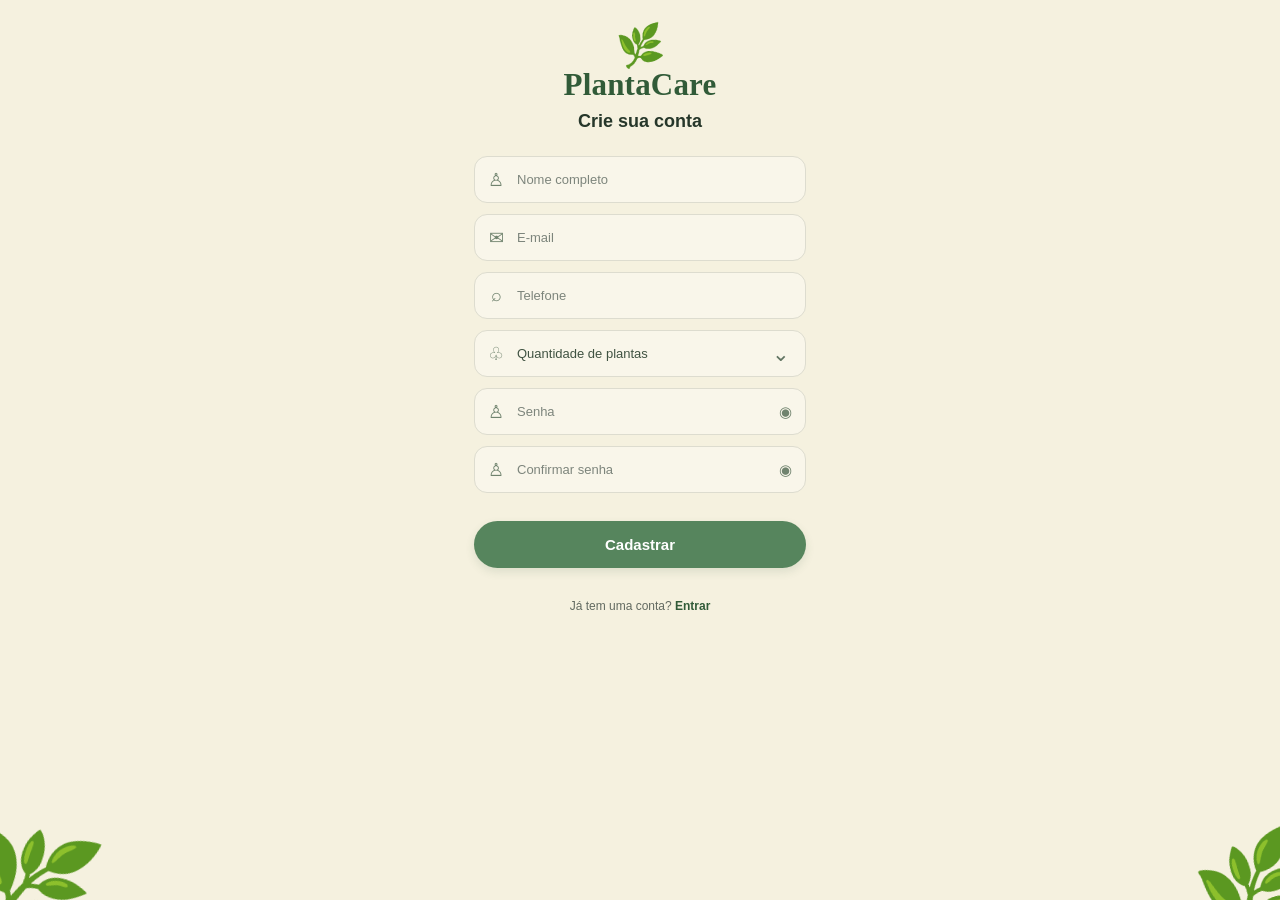
<file: screens/cadastro.html>
<!DOCTYPE html>
<html lang="pt-BR">

<head>

    <meta charset="UTF-8">

    <meta
            name="viewport"
            content="width=device-width, initial-scale=1.0"
    >

    <title>Criar conta - PlantaCare</title>

    <link
            rel="stylesheet"
            href="../css/cadastro.css"
    >

</head>

<body>

<main class="tela-cadastro">

    <div class="conteudo">

        <!-- LOGO -->

        <div class="logo">

            <div class="folhas-logo">

                <span class="folha-esquerda">🌿</span>

            </div>

            <h1>PlantaCare</h1>

        </div>


        <!-- TÍTULO -->

        <h2>Crie sua conta</h2>


        <!-- FORMULÁRIO -->

        <!-- FORMULÁRIO -->

<form id="formCadastro" novalidate>


            <!-- NOME -->

            <div class="campo">

                <span class="icone">♙</span>

                <input
                        type="text"
                        id="nome"
                        placeholder="Nome completo"
                >

            </div>


            <!-- E-MAIL -->

            <div class="campo">

                <span class="icone">✉</span>

                <input
                        type="email"
                        id="email"
                        placeholder="E-mail"
                >

            </div>


            <!-- TELEFONE -->

            <div class="campo">

                <span class="icone">⌕</span>

                <input
                        type="tel"
                        id="telefone"
                        placeholder="Telefone"
                >

            </div>


            <!-- QUANTIDADE DE PLANTAS -->

            <div class="campo">

                <span class="icone">♧</span>

                <select id="quantidadePlantas">

                    <option value="" selected disabled>
                        Quantidade de plantas
                    </option>

                    <option value="1">
                        1 planta
                    </option>

                    <option value="2">
                        2 plantas
                    </option>

                    <option value="3">
                        3 plantas
                    </option>

                    <option value="4">
                        4 plantas
                    </option>

                    <option value="5">
                        5 plantas
                    </option>

                    <option value="6">
                        6 ou mais plantas
                    </option>

                </select>

                <span class="seta">⌄</span>

            </div>


            <!-- SENHA -->

            <div class="campo">

                <span class="icone">♙</span>

                <input
                        type="password"
                        id="senha"
                        placeholder="Senha"
                >

                <span
                        class="olho"
                        id="mostrarSenha"
                >
                    ◉
                </span>

            </div>


            <!-- CONFIRMAR SENHA -->

            <div class="campo">

                <span class="icone">♙</span>

                <input
                        type="password"
                        id="confirmarSenha"
                        placeholder="Confirmar senha"
                >

                <span
                        class="olho"
                        id="mostrarConfirmarSenha"
                >
                    ◉
                </span>

            </div>


            <!-- BOTÃO -->

            <button
                    type="submit"
                    class="btn-cadastrar"
            >
                Cadastrar
            </button>

        </form>


        <!-- LOGIN -->

        <p class="login-texto">

            Já tem uma conta?

            <span id="btnVoltarLogin">
                Entrar
            </span>

        </p>

    </div>


    <!-- FOLHAS INFERIORES -->

    <div class="folhas-inferiores">

        <div class="folhas-esquerda">
            🌿
        </div>

        <div class="folhas-direita">
            🌿
        </div>

    </div>

</main>


<script src="../js/api.js"></script>
<script src="../js/cadastro.js"></script>

</body>

</html>
</file>
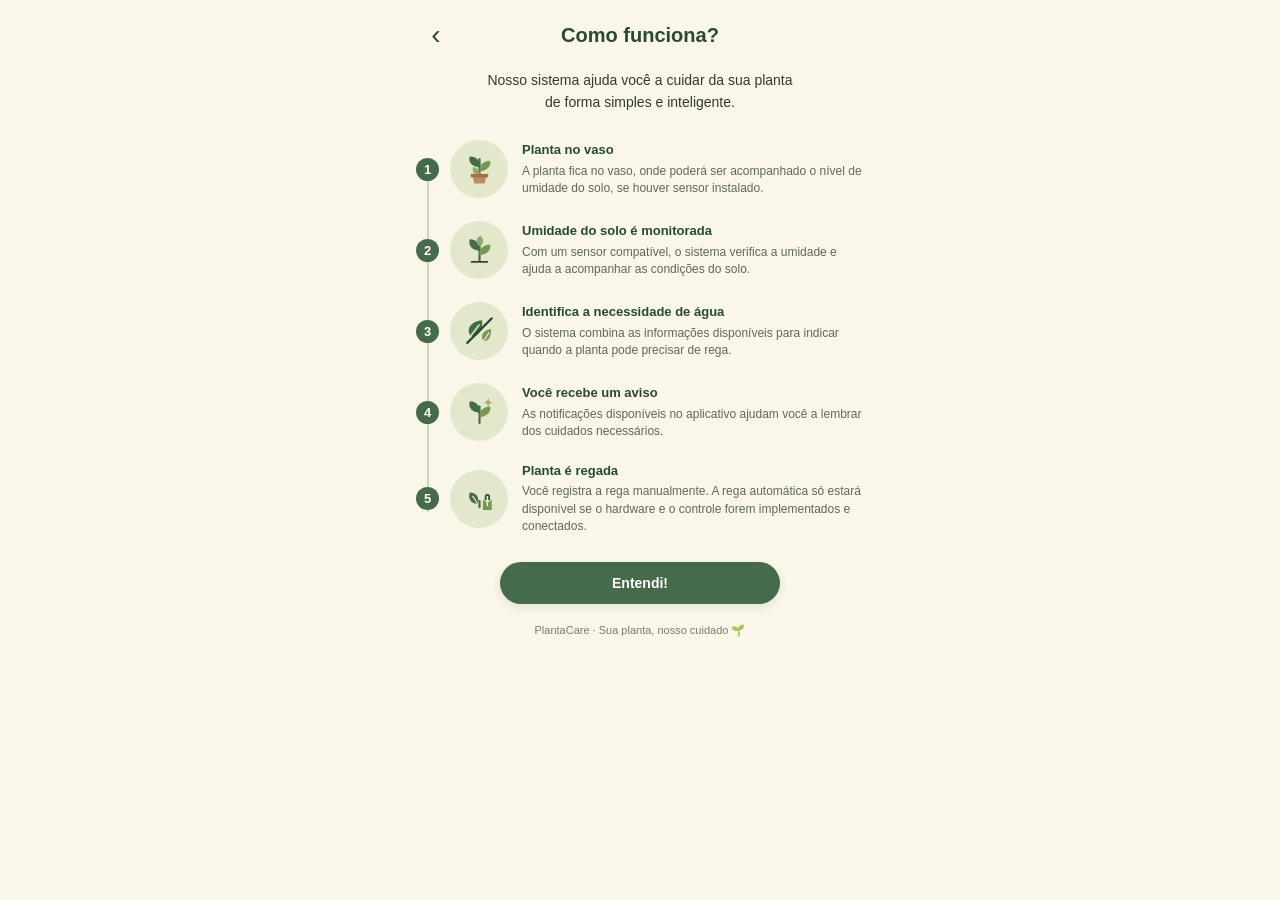
<file: screens/como-funciona.html>
<!DOCTYPE html>
<html lang="pt-BR">
<head>
    <meta charset="UTF-8">
    <meta name="viewport" content="width=device-width, initial-scale=1.0">
    <meta name="theme-color" content="#faf6e9">
    <title>Como funciona? | PlantaCare</title>

    <style>
        :root {
            --fundo: #faf6e9;
            --verde: #456b4a;
            --verde-escuro: #284a35;
            --cartao: #fffdf6;
            --texto: #303b32;
            --secundario: #777d73;
            --borda: #eee8d9;
        }

        * {
            margin: 0;
            padding: 0;
            box-sizing: border-box;
        }

        body {
            background: var(--fundo);
            color: var(--texto);
            font-family: Arial, Helvetica, sans-serif;
            min-height: 100vh;
        }

        button {
            font: inherit;
            cursor: pointer;
        }

        .pagina {
            width: 100%;
            max-width: 480px;
            min-height: 100vh;
            margin: auto;
            padding: 15px 16px 35px;
            position: relative;
            overflow: hidden;
        }

        .cabecalho {
            display: grid;
            grid-template-columns: 42px 1fr 42px;
            align-items: center;
            margin-bottom: 14px;
        }

        .voltar {
            width: 40px;
            height: 40px;
            border: none;
            background: transparent;
            color: var(--verde-escuro);
            font-size: 28px;
        }

        h1 {
            color: var(--verde-escuro);
            text-align: center;
            font-size: 20px;
        }

        .introducao {
            text-align: center;
            max-width: 320px;
            margin: 0 auto 24px;
            font-size: 14px;
            line-height: 1.6;
        }

        .etapas {
            position: relative;
            display: flex;
            flex-direction: column;
            gap: 18px;
            margin-bottom: 25px;
        }

        /* Linha que conecta as cinco etapas */
        .etapas::before {
            content: "";
            position: absolute;
            left: 11px;
            top: 24px;
            bottom: 24px;
            width: 2px;
            background: #cbd5bd;
        }

        .etapa {
            display: grid;
            grid-template-columns: 24px 62px minmax(0, 1fr);
            gap: 10px;
            align-items: center;
            min-height: 63px;
            position: relative;
        }

        .numero {
            width: 23px;
            height: 23px;
            display: flex;
            align-items: center;
            justify-content: center;
            border-radius: 50%;
            background: var(--verde);
            color: white;
            font-size: 13px;
            font-weight: bold;
            z-index: 1;
        }

        .ilustracao {
            width: 58px;
            height: 58px;
            border-radius: 50%;
            background: #e3e8cd;
            display: flex;
            align-items: center;
            justify-content: center;
            color: var(--verde-escuro);
        }

        .ilustracao svg {
            width: 35px;
            height: 35px;
        }

        .texto-etapa h2 {
            font-size: 13px;
            color: var(--verde-escuro);
            margin-bottom: 4px;
            line-height: 1.35;
        }

        .texto-etapa p {
            font-size: 12px;
            line-height: 1.45;
            color: #5f685e;
        }

        .botao-entendi {
            display: block;
            width: min(100%, 280px);
            margin: 26px auto 0;
            padding: 13px 20px;
            border: none;
            border-radius: 30px;
            background: var(--verde);
            color: white;
            font-size: 14px;
            font-weight: bold;
            box-shadow: 0 3px 8px #284a351c;
        }

        .botao-entendi:hover {
            background: var(--verde-escuro);
        }

        .rodape {
            margin-top: 20px;
            text-align: center;
            font-size: 11px;
            color: var(--secundario);
        }

        @media (max-width: 360px) {
            .pagina {
                padding-left: 10px;
                padding-right: 10px;
            }

            .etapa {
                grid-template-columns: 23px 52px minmax(0, 1fr);
                gap: 7px;
            }

            .ilustracao {
                width: 49px;
                height: 49px;
            }

            .texto-etapa h2 {
                font-size: 12px;
            }

            .texto-etapa p {
                font-size: 11px;
            }
        }
    </style>
</head>

<body>
<main class="pagina">

    <header class="cabecalho">
        <button class="voltar" id="btnVoltar"
                aria-label="Voltar">‹</button>
        <h1>Como funciona?</h1>
        <span></span>
    </header>

    <p class="introducao">
        Nosso sistema ajuda você a cuidar da sua planta
        de forma simples e inteligente.
    </p>

    <section class="etapas" aria-label="Etapas de funcionamento">

        <!-- ETAPA 1 -->
        <article class="etapa">
            <span class="numero">1</span>

            <div class="ilustracao">
                <svg viewBox="0 0 40 40" fill="none"
                     aria-hidden="true">
                    <path d="M20 27V8" stroke="#456b4a"
                          stroke-width="2.5" stroke-linecap="round"/>
                    <path d="M20 17C9 17 7 9 9 5C17 5 21 10 20 17Z"
                          fill="#456b4a"/>
                    <path d="M20 22C30 22 34 14 32 10C24 10 19 16 20 22Z"
                          fill="#789755"/>
                    <path d="M20 26C12 26 11 20 13 17C18 18 21 22 20 26Z"
                          fill="#92a968"/>
                    <path d="M12 27H28L26 36H14L12 27Z"
                          fill="#bf8960"/>
                    <path d="M10 25H30V29H10V25Z"
                          fill="#a96e49"/>
                </svg>
            </div>

            <div class="texto-etapa">
                <h2>Planta no vaso</h2>
                <p>A planta fica no vaso, onde poderá ser acompanhado o nível de umidade do solo, se houver sensor instalado.</p>
            </div>
        </article>

        <!-- ETAPA 2 -->
        <article class="etapa">
            <span class="numero">2</span>

            <div class="ilustracao">
                <svg viewBox="0 0 40 40" fill="none"
                     aria-hidden="true">
                    <path d="M20 32V12" stroke="#456b4a"
                          stroke-width="2.5" stroke-linecap="round"/>
                    <path d="M20 20C9 20 7 11 9 7C17 7 21 13 20 20Z"
                          fill="#456b4a"/>
                    <path d="M20 25C30 25 34 17 32 13C24 13 19 19 20 25Z"
                          fill="#789755"/>
                    <path d="M20 15C15 12 16 5 21 3C26 8 25 12 20 15Z"
                          fill="#92a968"/>
                    <path d="M11 33H29" stroke="#284a35"
                          stroke-width="2" stroke-linecap="round"/>
                </svg>
            </div>

            <div class="texto-etapa">
                <h2>Umidade do solo é monitorada</h2>
                <p>Com um sensor compatível, o sistema verifica a umidade e ajuda a acompanhar as condições do solo.</p>
            </div>
        </article>

        <!-- ETAPA 3 -->
        <article class="etapa">
            <span class="numero">3</span>

            <div class="ilustracao">
                <svg viewBox="0 0 40 40" fill="none"
                     aria-hidden="true">
                    <path d="M10 25C4 18 10 8 23 7C24 19 18 27 10 25Z"
                          fill="#456b4a"/>
                    <path d="M10 25L20 12" stroke="#e3e8cd"
                          stroke-width="1.8"/>
                    <path d="M25 31C20 26 24 18 33 17C34 25 30 31 25 31Z"
                          fill="#789755"/>
                    <path d="M24 32L31 21" stroke="#e3e8cd"
                          stroke-width="1.5"/>
                    <path d="M6 33L34 5" stroke="#284a35"
                          stroke-width="2.5" stroke-linecap="round"/>
                </svg>
            </div>

            <div class="texto-etapa">
                <h2>Identifica a necessidade de água</h2>
                <p>O sistema combina as informações disponíveis para indicar quando a planta pode precisar de rega.</p>
            </div>
        </article>

        <!-- ETAPA 4 -->
        <article class="etapa">
            <span class="numero">4</span>

            <div class="ilustracao">
                <svg viewBox="0 0 40 40" fill="none"
                     aria-hidden="true">
                    <path d="M20 32V13" stroke="#456b4a"
                          stroke-width="2.5" stroke-linecap="round"/>
                    <path d="M20 20C9 20 7 11 9 7C17 7 21 13 20 20Z"
                          fill="#456b4a"/>
                    <path d="M20 25C30 25 34 17 32 13C24 13 19 19 20 25Z"
                          fill="#789755"/>
                    <path d="M30 3L31.5 7L35 8.5L31.5 10L30 14L28.5 10L25 8.5L28.5 7L30 3Z"
                          fill="#b6a96a"/>
                </svg>
            </div>

            <div class="texto-etapa">
                <h2>Você recebe um aviso</h2>
                <p>As notificações disponíveis no aplicativo ajudam você a lembrar dos cuidados necessários.</p>
            </div>
        </article>

        <!-- ETAPA 5 -->
        <article class="etapa">
            <span class="numero">5</span>

            <div class="ilustracao">
                <svg viewBox="0 0 40 40" fill="none"
                     aria-hidden="true">
                    <path d="M18 26C8 26 7 17 9 13C17 13 20 19 18 26Z"
                          fill="#456b4a"/>
                    <path d="M18 26L12 17" stroke="#e3e8cd"
                          stroke-width="1.5"/>
                    <path d="M20 30V23" stroke="#456b4a"
                          stroke-width="2.5" stroke-linecap="round"/>
                    <path d="M24 21L29 25L34 21V33H24V21Z"
                          fill="#789755"/>
                    <path d="M27 21V18C27 15 31 15 31 18V21"
                          stroke="#284a35" stroke-width="2"
                          stroke-linecap="round"/>
                    <path d="M29 25V28" stroke="#fffdf6"
                          stroke-width="1.5" stroke-linecap="round"/>
                </svg>
            </div>

            <div class="texto-etapa">
                <h2>Planta é regada</h2>
                <p>Você registra a rega manualmente. A rega automática só estará disponível se o hardware e o controle forem implementados e conectados.</p>
            </div>
        </article>

    </section>

    <button class="botao-entendi" id="btnEntendi">
        Entendi!
    </button>

    <p class="rodape">PlantaCare · Sua planta, nosso cuidado 🌱</p>

</main>

<script>
    document.getElementById("btnVoltar").addEventListener("click", voltar);
    document.getElementById("btnEntendi").addEventListener("click", voltar);

    function voltar() {
        const paginasInternas = [
            "inicio.html",
            "perfil.html",
            "configuracoes.html",
            "notificacoes.html"
        ];

        try {
            const anterior = new URL(document.referrer);

            if (
                anterior.origin === location.origin &&
                paginasInternas.some(p => anterior.pathname.endsWith(p))
            ) {
                history.back();
                return;
            }
        } catch (erro) {
            // Sem página anterior válida: abre o Início.
        }

        location.href = "inicio.html";
    }
</script>

</body>
</html>
</file>
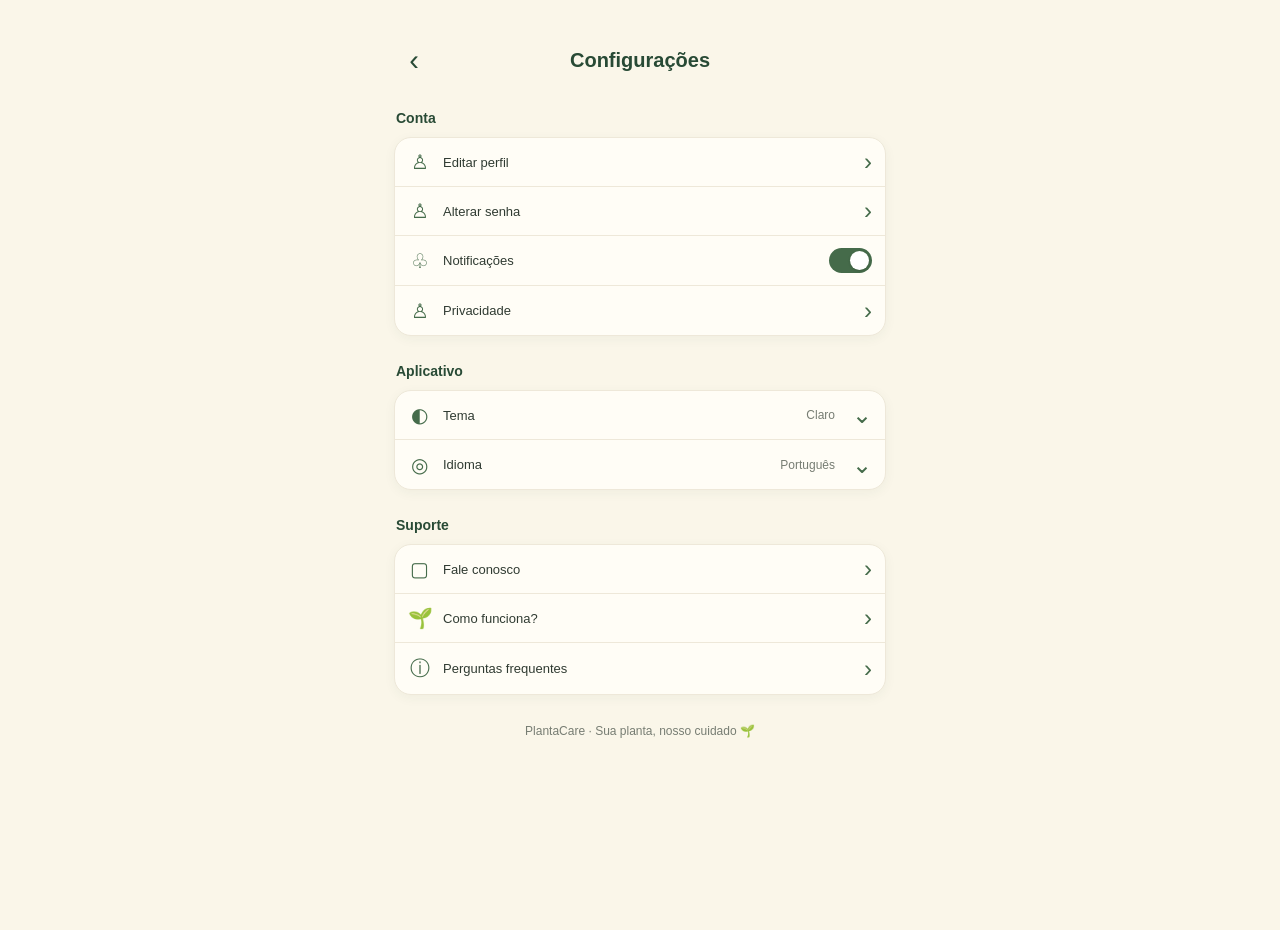
<file: screens/configuracoes.html>
<!DOCTYPE html>
<html lang="pt-BR">
<head>
    <meta charset="UTF-8">
    <meta name="viewport" content="width=device-width, initial-scale=1.0">
    <meta name="theme-color" content="#faf6e9">
    <title>Configurações | PlantaCare</title>

    <style>
        :root {
            --fundo: #faf6e9;
            --verde: #456b4a;
            --verde-escuro: #284a35;
            --cartao: #fffdf6;
            --texto: #303b32;
            --secundario: #777d73;
            --borda: #eee8d9;
            --sombra: 0 3px 12px rgba(40,74,53,.05);
        }

        * {
            margin: 0;
            padding: 0;
            box-sizing: border-box;
        }

        body {
            background: var(--fundo);
            color: var(--texto);
            font-family: Arial, Helvetica, sans-serif;
            min-height: 100vh;
            padding-bottom: 30px;
            transition: background .2s, color .2s;
        }

        button, input, select, textarea {
            font: inherit;
        }

        button {
            cursor: pointer;
        }

        button:focus-visible, input:focus-visible,
        select:focus-visible, textarea:focus-visible {
            outline: 2px solid var(--verde);
            outline-offset: 3px;
        }

        .pagina {
            max-width: 520px;
            margin: auto;
            padding: 20px 14px 35px;
        }

        .cabecalho {
            display: grid;
            grid-template-columns: 42px 1fr 42px;
            align-items: center;
            margin-bottom: 30px;
        }

        .cabecalho h1 {
            text-align: center;
            font-size: 20px;
            color: var(--verde-escuro);
        }

        .voltar {
            border: 0;
            background: transparent;
            color: var(--verde-escuro);
            font-size: 29px;
            border-radius: 10px;
            width: 40px;
            height: 40px;
        }

        .grupo {
            margin-bottom: 27px;
        }

        .grupo h2 {
            font-size: 14px;
            margin: 0 2px 11px;
            color: var(--verde-escuro);
        }

        .lista {
            background: var(--cartao);
            border: 1px solid var(--borda);
            border-radius: 17px;
            overflow: hidden;
            box-shadow: var(--sombra);
        }

        .item {
            width: 100%;
            min-height: 49px;
            padding: 12px 13px;
            display: flex;
            align-items: center;
            gap: 12px;
            border: 0;
            border-bottom: 1px solid var(--borda);
            background: transparent;
            color: var(--texto);
            text-align: left;
        }

        .item:last-child {
            border-bottom: 0;
        }

        .item:hover {
            background: rgba(69,107,74,.045);
        }

        .icone {
            width: 23px;
            flex-shrink: 0;
            color: var(--verde);
            font-size: 20px;
            text-align: center;
        }

        .nome-item {
            flex: 1;
            font-size: 13px;
        }

        .seta {
            color: var(--verde);
            font-size: 24px;
            line-height: 1;
        }

        .valor {
            color: var(--secundario);
            font-size: 12px;
            margin-right: 5px;
        }

        .interruptor {
            width: 43px;
            height: 25px;
            border-radius: 20px;
            border: 0;
            background: #c9c9c0;
            padding: 3px;
            display: flex;
            align-items: center;
            transition: background .2s;
        }

        .interruptor span {
            width: 19px;
            height: 19px;
            border-radius: 50%;
            background: white;
            box-shadow: 0 1px 3px #0002;
            transition: transform .2s;
        }

        .interruptor[aria-checked="true"] {
            background: var(--verde);
        }

        .interruptor[aria-checked="true"] span {
            transform: translateX(18px);
        }

        /* MODAIS */

        .modal {
            position: fixed;
            inset: 0;
            z-index: 50;
            background: rgba(25,40,29,.45);
            display: flex;
            justify-content: center;
            align-items: center;
            padding: 18px;
        }

        .modal[hidden] {
            display: none;
        }

        .caixa-modal {
            width: 100%;
            max-width: 430px;
            max-height: 88vh;
            overflow-y: auto;
            padding: 22px;
            background: var(--cartao);
            border-radius: 20px;
            box-shadow: 0 12px 40px #0002;
        }

        .topo-modal {
            display: flex;
            align-items: center;
            justify-content: space-between;
            gap: 10px;
            margin-bottom: 19px;
        }

        .topo-modal h2 {
            font-size: 19px;
            color: var(--verde-escuro);
        }

        .fechar {
            background: transparent;
            border: 0;
            color: var(--verde);
            font-size: 27px;
            padding: 0 5px;
        }

        .campo {
            margin-bottom: 15px;
        }

        .campo label {
            display: block;
            font-size: 13px;
            font-weight: bold;
            margin-bottom: 7px;
        }

        .campo input, .campo select, .campo textarea {
            width: 100%;
            border: 1px solid var(--borda);
            background: var(--fundo);
            color: var(--texto);
            border-radius: 10px;
            padding: 12px;
            font-size: 14px;
        }

        .campo textarea {
            min-height: 100px;
            resize: vertical;
        }

        .ajuda-texto {
            font-size: 12px;
            line-height: 1.6;
            color: var(--secundario);
            margin-bottom: 15px;
        }

        .botao-principal {
            width: 100%;
            border: 0;
            border-radius: 11px;
            padding: 13px;
            background: var(--verde);
            color: white;
            font-weight: bold;
            margin-top: 5px;
        }

        .botao-secundario {
            width: 100%;
            border: 1px solid var(--borda);
            border-radius: 11px;
            padding: 12px;
            background: transparent;
            color: var(--texto);
            margin-top: 9px;
        }

        .aviso {
            font-size: 13px;
            line-height: 1.6;
            color: var(--secundario);
        }

        .faq {
            border-bottom: 1px solid var(--borda);
        }

        .faq:last-child {
            border-bottom: 0;
        }

        .faq-pergunta {
            width: 100%;
            border: 0;
            padding: 14px 0;
            background: transparent;
            color: var(--texto);
            text-align: left;
            display: flex;
            justify-content: space-between;
            gap: 12px;
            font-size: 14px;
            font-weight: bold;
        }

        .faq-resposta {
            color: var(--secundario);
            font-size: 13px;
            line-height: 1.65;
            padding: 0 0 15px;
        }

        .status {
            font-size: 12px;
            line-height: 1.5;
            margin-top: 12px;
            overflow-wrap: anywhere;
        }

        /* TEMA ESCURO */

        body.tema-escuro {
            --fundo: #202a23;
            --verde: #91b596;
            --verde-escuro: #d3e5d0;
            --cartao: #2c382f;
            --texto: #f0f1e9;
            --secundario: #c0c8bd;
            --borda: #435146;
            --sombra: 0 3px 12px #0002;
        }

        body.tema-escuro .interruptor span {
            background: white;
        }

        @media (min-width: 600px) {
            body {
                padding-top: 20px;
            }

            .pagina {
                min-height: calc(100vh - 20px);
            }
        }
    </style>
</head>

<body>

<main class="pagina">

    <header class="cabecalho">
        <button class="voltar" id="btnVoltar"
                aria-label="Voltar">‹</button>
        <h1 data-i18n="titulo">Configurações</h1>
        <span></span>
    </header>

    <!-- CONTA -->

    <section class="grupo">
        <h2 data-i18n="conta">Conta</h2>

        <div class="lista">

            <button class="item" id="editarPerfil">
                <span class="icone">♙</span>
                <span class="nome-item" data-i18n="editarPerfil">
                    Editar perfil
                </span>
                <span class="seta">›</span>
            </button>

            <button class="item" id="alterarSenha">
                <span class="icone">♙</span>
                <span class="nome-item" data-i18n="alterarSenha">
                    Alterar senha
                </span>
                <span class="seta">›</span>
            </button>

            <button class="item" id="linhaNotificacoes">
                <span class="icone">♧</span>
                <span class="nome-item" data-i18n="notificacoes">
                    Notificações
                </span>
                <span class="interruptor" id="toggleNotificacoes"
                      role="switch" aria-checked="true"
                      aria-label="Ativar notificações">
                    <span></span>
                </span>
            </button>

            <button class="item" id="privacidade">
                <span class="icone">♙</span>
                <span class="nome-item" data-i18n="privacidade">
                    Privacidade
                </span>
                <span class="seta">›</span>
            </button>

        </div>
    </section>

    <!-- APLICATIVO -->

    <section class="grupo">
        <h2 data-i18n="aplicativo">Aplicativo</h2>

        <div class="lista">

            <button class="item" id="linhaTema">
                <span class="icone">◐</span>
                <span class="nome-item" data-i18n="tema">Tema</span>
                <span class="valor" id="valorTema">Claro</span>
                <span class="seta">⌄</span>
            </button>

            <button class="item" id="linhaIdioma">
                <span class="icone">◎</span>
                <span class="nome-item" data-i18n="idioma">Idioma</span>
                <span class="valor" id="valorIdioma">Português</span>
                <span class="seta">⌄</span>
            </button>

        </div>
    </section>

    <!-- SUPORTE -->

    <section class="grupo">
        <h2 data-i18n="suporte">Suporte</h2>

        <div class="lista">

            <button class="item" id="faleConosco">
                <span class="icone">▢</span>
                <span class="nome-item" data-i18n="faleConosco">
                    Fale conosco
                </span>
                <span class="seta">›</span>
            </button>
            
            <button class="item" id="comoFunciona">
                <span class="icone">🌱</span>
                <span class="nome-item">Como funciona?</span>
                <span class="seta">›</span>
            </button>


            <button class="item" id="perguntas">
                <span class="icone">ⓘ</span>
                <span class="nome-item" data-i18n="perguntas">
                    Perguntas frequentes
                </span>
                <span class="seta">›</span>
            </button>

        </div>
    </section>

    <p class="ajuda-texto" style="text-align:center">
        PlantaCare · Sua planta, nosso cuidado 🌱
    </p>

</main>

<!-- MODAL EDITAR PERFIL -->

<section class="modal" id="modalPerfil" role="dialog"
         aria-modal="true" aria-labelledby="tituloPerfil" hidden>
    <div class="caixa-modal">
        <header class="topo-modal">
            <h2 id="tituloPerfil">Editar perfil</h2>
            <button class="fechar" data-fechar aria-label="Fechar">×</button>
        </header>

        <form id="formPerfil">
            <div class="campo">
                <label for="nome">Nome completo</label>
                <input id="nome" name="nome" required maxlength="100">
            </div>

            <div class="campo">
                <label for="email">E-mail</label>
                <input id="email" name="email" type="email"
                       required maxlength="150">
            </div>

            <p class="ajuda-texto">
                As alterações abaixo são salvas na sessão deste navegador.
                Para atualizar também o cadastro no banco de dados,
                é necessário conectar este formulário à rota de edição
                da API do PlantaCare.
            </p>

            <button class="botao-principal" type="submit">
                Salvar alterações
            </button>
        </form>
        <p class="status" id="statusPerfil" role="status"></p>
    </div>
</section>

<!-- MODAL ALTERAR SENHA -->

<section class="modal" id="modalSenha" role="dialog"
         aria-modal="true" aria-labelledby="tituloSenha" hidden>
    <div class="caixa-modal">
        <header class="topo-modal">
            <h2 id="tituloSenha">Alterar senha</h2>
            <button class="fechar" data-fechar aria-label="Fechar">×</button>
        </header>

        <form id="formSenha">
            <div class="campo">
                <label for="senhaAtual">Senha atual</label>
                <input id="senhaAtual" type="password" required
                       autocomplete="current-password">
            </div>

            <div class="campo">
                <label for="senhaNova">Nova senha</label>
                <input id="senhaNova" type="password" required
                       minlength="8" autocomplete="new-password">
            </div>

            <div class="campo">
                <label for="confirmarSenha">Confirmar nova senha</label>
                <input id="confirmarSenha" type="password" required
                       minlength="8" autocomplete="new-password">
            </div>

            <p class="ajuda-texto">
                A troca efetiva da senha exige uma rota segura no backend,
                que valide a senha atual e atualize a senha criptografada
                no banco de dados.
            </p>

            <button class="botao-principal" type="submit">
                Solicitar alteração
            </button>
        </form>
        <p class="status" id="statusSenha" role="status"></p>
    </div>
</section>

<!-- MODAL PRIVACIDADE -->

<section class="modal" id="modalPrivacidade" role="dialog"
         aria-modal="true" aria-labelledby="tituloPrivacidade" hidden>
    <div class="caixa-modal">
        <header class="topo-modal">
            <h2 id="tituloPrivacidade">Privacidade</h2>
            <button class="fechar" data-fechar aria-label="Fechar">×</button>
        </header>

        <p class="ajuda-texto">
            O PlantaCare utiliza os dados da sua conta para identificar
            seu perfil e organizar os cuidados com suas plantas.
        </p>

        <div class="faq">
            <div class="faq-pergunta">Dados da conta</div>
            <p class="faq-resposta">
                Nome e e-mail são utilizados para identificar o usuário
                autenticado. Evite compartilhar sua sessão ou senha.
            </p>
        </div>

        <div class="faq">
            <div class="faq-pergunta">Dados armazenados no navegador</div>
            <p class="faq-resposta">
                Preferências e informações guardadas em localStorage
                permanecem no navegador até serem alteradas ou apagadas.
                Isso não substitui os controles de segurança do servidor.
            </p>
        </div>

        <div class="faq">
            <div class="faq-pergunta">Solicitação de dados</div>
            <p class="faq-resposta">
                Para solicitar acesso, correção ou exclusão de dados
                da conta, entre em contato com o responsável pelo projeto.
            </p>
        </div>

        <button class="botao-principal" data-fechar>Entendi</button>
    </div>
</section>

<!-- MODAL TEMA -->

<section class="modal" id="modalTema" role="dialog"
         aria-modal="true" aria-labelledby="tituloTema" hidden>
    <div class="caixa-modal">
        <header class="topo-modal">
            <h2 id="tituloTema">Tema do aplicativo</h2>
            <button class="fechar" data-fechar aria-label="Fechar">×</button>
        </header>

        <div class="campo">
            <label for="seletorTema">Escolha o tema</label>
            <select id="seletorTema">
                <option value="claro">Claro</option>
                <option value="escuro">Escuro</option>
                <option value="sistema">Seguir sistema</option>
            </select>
        </div>

        <p class="ajuda-texto">
            A preferência fica salva neste navegador.
        </p>

        <button class="botao-principal" id="salvarTema">
            Aplicar tema
        </button>
    </div>
</section>

<!-- MODAL IDIOMA -->

<section class="modal" id="modalIdioma" role="dialog"
         aria-modal="true" aria-labelledby="tituloIdioma" hidden>
    <div class="caixa-modal">
        <header class="topo-modal">
            <h2 id="tituloIdioma">Idioma</h2>
            <button class="fechar" data-fechar aria-label="Fechar">×</button>
        </header>

        <div class="campo">
            <label for="seletorIdioma">Idioma do aplicativo</label>
            <select id="seletorIdioma">
                <option value="pt-BR">Português</option>
                <option value="en">English</option>
            </select>
        </div>

        <button class="botao-principal" id="salvarIdioma">
            Aplicar idioma
        </button>
    </div>
</section>

<!-- MODAL CONTATO -->

<section class="modal" id="modalContato" role="dialog"
         aria-modal="true" aria-labelledby="tituloContato" hidden>
    <div class="caixa-modal">
        <header class="topo-modal">
            <h2 id="tituloContato">Fale conosco</h2>
            <button class="fechar" data-fechar aria-label="Fechar">×</button>
        </header>

        <form id="formContato">
            <div class="campo">
                <label for="assunto">Assunto</label>
                <input id="assunto" required maxlength="100"
                       placeholder="Ex.: Problema com as regas">
            </div>

            <div class="campo">
                <label for="mensagem">Como podemos ajudar?</label>
                <textarea id="mensagem" required maxlength="2000"
                          placeholder="Descreva sua dúvida..."></textarea>
            </div>

            <p class="ajuda-texto">
                O formulário prepara uma mensagem para envio por e-mail.
                Como o projeto ainda não possui um endereço de suporte
                configurado nesta tela, você poderá copiar o texto.
            </p>

            <button class="botao-principal" type="submit">
                Preparar mensagem
            </button>

            <button class="botao-secundario" type="button"
                    id="copiarMensagem" hidden>
                Copiar mensagem
            </button>
        </form>

        <p class="status" id="statusContato" role="status"></p>
    </div>
</section>

<!-- MODAL PERGUNTAS FREQUENTES -->

<section class="modal" id="modalFaq" role="dialog"
         aria-modal="true" aria-labelledby="tituloFaq" hidden>
    <div class="caixa-modal">
        <header class="topo-modal">
            <h2 id="tituloFaq">Perguntas frequentes</h2>
            <button class="fechar" data-fechar aria-label="Fechar">×</button>
        </header>

        <div id="listaFaq">
            <div class="faq">
                <button class="faq-pergunta" aria-expanded="false">
                    Como cadastrar uma planta?
                    <span>＋</span>
                </button>
                <p class="faq-resposta" hidden>
                    Acesse a área Plantas e utilize a opção para adicionar
                    uma nova planta. Preencha os dados solicitados.
                </p>
            </div>

            <div class="faq">
                <button class="faq-pergunta" aria-expanded="false">
                    Como registrar uma rega?
                    <span>＋</span>
                </button>
                <p class="faq-resposta" hidden>
                    Abra a planta correspondente na tela de monitoramento
                    e utilize o botão de rega disponível.
                </p>
            </div>

            <div class="faq">
                <button class="faq-pergunta" aria-expanded="false">
                    Por que não recebo alertas?
                    <span>＋</span>
                </button>
                <p class="faq-resposta" hidden>
                    Confira se as notificações estão ativadas nas
                    configurações. Alertas do navegador também dependem
                    da implementação e das permissões concedidas.
                </p>
            </div>

            <div class="faq">
                <button class="faq-pergunta" aria-expanded="false">
                    O tema fica salvo?
                    <span>＋</span>
                </button>
                <p class="faq-resposta" hidden>
                    Sim. A preferência é salva no navegador e reaplicada
                    quando você abre esta tela novamente.
                </p>
            </div>

            <div class="faq">
                <button class="faq-pergunta" aria-expanded="false">
                    Como alterar meus dados?
                    <span>＋</span>
                </button>
                <p class="faq-resposta" hidden>
                    Utilize Editar perfil. A gravação no banco de dados
                    depende da integração com a API.
                </p>
            </div>
        </div>
    </div>
</section>

<script>
    // =============================================
    // PREFERÊNCIAS
    // =============================================

    const CHAVE_NOTIFICACOES = "plantacareNotificacoesAtivas";
    const CHAVE_TEMA = "plantacareTema";
    const CHAVE_IDIOMA = "plantacareIdioma";

    function lerPreferencia(chave, padrao) {
        try {
            const valor = localStorage.getItem(chave);
            return valor === null ? padrao : valor;
        } catch (erro) {
            return padrao;
        }
    }

    function salvarPreferencia(chave, valor) {
        try {
            localStorage.setItem(chave, valor);
        } catch (erro) {
            console.error("Não foi possível salvar a preferência.", erro);
            alert("Não foi possível salvar a preferência neste navegador.");
        }
    }

    // =============================================
    // MODAIS
    // =============================================

    function abrirModal(id) {
        const modal = document.getElementById(id);
        if (!modal) return;

        modal.hidden = false;

        const campo = modal.querySelector(
            "input, select, textarea, button"
        );

        if (campo) campo.focus();
    }

    function fecharModal(modal) {
        modal.hidden = true;
    }

    document.querySelectorAll("[data-fechar]").forEach(botao => {
        botao.addEventListener("click", () => {
            const modal = botao.closest(".modal");
            if (modal) fecharModal(modal);
        });
    });

    document.querySelectorAll(".modal").forEach(modal => {
        modal.addEventListener("click", evento => {
            if (evento.target === modal) fecharModal(modal);
        });
    });

    document.addEventListener("keydown", evento => {
        if (evento.key === "Escape") {
            document.querySelectorAll(".modal:not([hidden])")
                .forEach(fecharModal);
        }
    });

    // =============================================
    // NAVEGAÇÃO
    // =============================================

    document.getElementById("btnVoltar").addEventListener("click", () => {
        if (
            document.referrer &&
            new URL(document.referrer).origin === location.origin
        ) {
            history.back();
        } else {
            location.href = "perfil.html";
        }
    });

    // =============================================
    // EDITAR PERFIL
    // =============================================

    function obterUsuario() {
        try {
            return JSON.parse(sessionStorage.getItem("usuario") || "{}");
        } catch (erro) {
            return {};
        }
    }

    document.getElementById("editarPerfil").addEventListener("click", () => {
        const usuario = obterUsuario();

        document.getElementById("nome").value = usuario.nome || "";
        document.getElementById("email").value = usuario.email || "";
        document.getElementById("statusPerfil").textContent = "";

        abrirModal("modalPerfil");
    });

    document.getElementById("formPerfil").addEventListener("submit", evento => {
        evento.preventDefault();

        const usuario = obterUsuario();
        usuario.nome = document.getElementById("nome").value.trim();
        usuario.email = document.getElementById("email").value.trim();

        if (!usuario.nome || !usuario.email) {
            document.getElementById("statusPerfil").textContent =
                "Preencha todos os campos.";
            return;
        }

        try {
            sessionStorage.setItem("usuario", JSON.stringify(usuario));

            // Atualiza também a chave antiga, se ela existir.
            if (sessionStorage.getItem("usuarioPlantaCare") !== null) {
                sessionStorage.setItem(
                    "usuarioPlantaCare",
                    JSON.stringify(usuario)
                );
            }

            document.getElementById("statusPerfil").textContent =
                "Dados atualizados nesta sessão. Para persistir no banco, " +
                "conecte a API de edição de usuário.";

        } catch (erro) {
            document.getElementById("statusPerfil").textContent =
                "Não foi possível salvar os dados.";
        }
    });

    // =============================================
    // ALTERAR SENHA
    // =============================================

    document.getElementById("alterarSenha").addEventListener("click", () => {
        document.getElementById("formSenha").reset();
        document.getElementById("statusSenha").textContent = "";
        abrirModal("modalSenha");
    });

    document.getElementById("formSenha").addEventListener("submit", async evento => {
        evento.preventDefault();

        const senhaAtual = document.getElementById("senhaAtual").value;
        const senhaNova = document.getElementById("senhaNova").value;
        const confirmar = document.getElementById("confirmarSenha").value;
        const status = document.getElementById("statusSenha");

        if (senhaNova.length < 8) {
            status.textContent = "A nova senha deve ter pelo menos 8 caracteres.";
            return;
        }

        if (senhaNova !== confirmar) {
            status.textContent = "As senhas novas não coincidem.";
            return;
        }

        /*
         * Não alteramos senhas apenas no navegador.
         * A troca segura precisa validar a senha atual no servidor.
         * Quando a rota backend estiver implementada, conecte-a aqui.
         */
        status.textContent =
            "Formulário validado, mas a troca ainda não foi realizada. " +
            "É necessário implementar e conectar a rota segura de alteração " +
            "de senha no backend.";
    });

    // =============================================
    // NOTIFICAÇÕES
    // =============================================

    const toggleNotificacoes =
        document.getElementById("toggleNotificacoes");

    function atualizarToggleNotificacoes() {
        const ativo = lerPreferencia(CHAVE_NOTIFICACOES, "true") === "true";

        toggleNotificacoes.setAttribute("aria-checked", String(ativo));
        toggleNotificacoes.setAttribute(
            "aria-label",
            ativo ? "Desativar notificações" : "Ativar notificações"
        );
    }

    function alternarNotificacoes() {
        const ativo =
            lerPreferencia(CHAVE_NOTIFICACOES, "true") === "true";

        salvarPreferencia(CHAVE_NOTIFICACOES, String(!ativo));
        atualizarToggleNotificacoes();
    }

    document.getElementById("linhaNotificacoes").addEventListener("click", evento => {
        // O clique no card inteiro alterna o controle.
        alternarNotificacoes();
    });

    // =============================================
    // TEMA CLARO / ESCURO / SISTEMA
    // =============================================

    function aplicarTema(tema) {
        const escuro = tema === "escuro" ||
            (tema === "sistema" &&
             window.matchMedia &&
             window.matchMedia("(prefers-color-scheme: dark)").matches);

        document.body.classList.toggle("tema-escuro", Boolean(escuro));

        document.getElementById("valorTema").textContent =
            tema === "escuro" ? "Escuro" :
            tema === "sistema" ? "Sistema" : "Claro";

        document.getElementById("seletorTema").value = tema;
    }

    document.getElementById("linhaTema").addEventListener("click", () => {
        abrirModal("modalTema");
    });

    document.getElementById("salvarTema").addEventListener("click", () => {
        const tema = document.getElementById("seletorTema").value;
        salvarPreferencia(CHAVE_TEMA, tema);
        aplicarTema(tema);
        fecharModal(document.getElementById("modalTema"));
    });

    if (window.matchMedia) {
        window.matchMedia("(prefers-color-scheme: dark)")
            .addEventListener("change", () => {
                if (lerPreferencia(CHAVE_TEMA, "claro") === "sistema") {
                    aplicarTema("sistema");
                }
            });
    }

    // =============================================
    // IDIOMA
    // =============================================

    const traducoes = {
        "pt-BR": {
            titulo: "Configurações",
            conta: "Conta",
            editarPerfil: "Editar perfil",
            alterarSenha: "Alterar senha",
            notificacoes: "Notificações",
            privacidade: "Privacidade",
            aplicativo: "Aplicativo",
            tema: "Tema",
            idioma: "Idioma",
            suporte: "Suporte",
            faleConosco: "Fale conosco",
            perguntas: "Perguntas frequentes"
        },
        en: {
            titulo: "Settings",
            conta: "Account",
            editarPerfil: "Edit profile",
            alterarSenha: "Change password",
            notificacoes: "Notifications",
            privacidade: "Privacy",
            aplicativo: "Application",
            tema: "Theme",
            idioma: "Language",
            suporte: "Support",
            faleConosco: "Contact us",
            perguntas: "Frequently asked questions"
        }
    };

    function aplicarIdioma(idioma) {
        const textos = traducoes[idioma] || traducoes["pt-BR"];

        document.documentElement.lang = idioma;

        document.querySelectorAll("[data-i18n]").forEach(elemento => {
            const chave = elemento.dataset.i18n;

            if (textos[chave]) {
                elemento.textContent = textos[chave];
            }
        });

        document.getElementById("valorIdioma").textContent =
            idioma === "en" ? "English" : "Português";

        document.getElementById("seletorIdioma").value = idioma;
    }

    document.getElementById("linhaIdioma").addEventListener("click", () => {
        abrirModal("modalIdioma");
    });

    document.getElementById("salvarIdioma").addEventListener("click", () => {
        const idioma = document.getElementById("seletorIdioma").value;
        salvarPreferencia(CHAVE_IDIOMA, idioma);
        aplicarIdioma(idioma);
        fecharModal(document.getElementById("modalIdioma"));
    });

    // =============================================
    // PRIVACIDADE
    // =============================================

    document.getElementById("privacidade").addEventListener("click", () => {
        abrirModal("modalPrivacidade");
    });

    // =============================================
    // FALE CONOSCO
    // =============================================

    let mensagemPreparada = "";

    document.getElementById("faleConosco").addEventListener("click", () => {
        document.getElementById("formContato").reset();
        document.getElementById("statusContato").textContent = "";
        document.getElementById("copiarMensagem").hidden = true;
        abrirModal("modalContato");
    });

    document.getElementById("formContato").addEventListener("submit", evento => {
        evento.preventDefault();

        const assunto = document.getElementById("assunto").value.trim();
        const mensagem = document.getElementById("mensagem").value.trim();
        const usuario = obterUsuario();

        mensagemPreparada =
            "Contato PlantaCare\n" +
            "Nome: " + (usuario.nome || "Não informado") + "\n" +
            "E-mail: " + (usuario.email || "Não informado") + "\n" +
            "Assunto: " + assunto + "\n\n" + mensagem;

        document.getElementById("copiarMensagem").hidden = false;
        document.getElementById("statusContato").textContent =
            "Mensagem preparada. Clique em Copiar mensagem para copiá-la " +
            "e enviá-la ao responsável pelo projeto.";

    });

    document.getElementById("copiarMensagem").addEventListener("click", async () => {
        const status = document.getElementById("statusContato");

        try {
            await navigator.clipboard.writeText(mensagemPreparada);
            status.textContent = "Mensagem copiada!";
        } catch (erro) {
            const area = document.createElement("textarea");
            area.value = mensagemPreparada;
            area.style.position = "fixed";
            area.style.opacity = "0";

            document.body.appendChild(area);
            area.select();

            const copiou = document.execCommand("copy");
            area.remove();

            status.textContent = copiou
                ? "Mensagem copiada!"
                : "Não foi possível copiar automaticamente. Selecione e copie o texto novamente.";
        }
    });

    // =============================================
    // PERGUNTAS FREQUENTES
    // =============================================

    document.getElementById("perguntas").addEventListener("click", () => {
        abrirModal("modalFaq");
    });

    document.querySelectorAll("#listaFaq .faq-pergunta").forEach(botao => {
        botao.addEventListener("click", () => {
            const resposta = botao.nextElementSibling;
            const aberta = botao.getAttribute("aria-expanded") === "true";

            botao.setAttribute("aria-expanded", String(!aberta));
            resposta.hidden = aberta;

            const simbolo = botao.querySelector("span");
            if (simbolo) simbolo.textContent = aberta ? "＋" : "−";
        });
    });

    // =============================================
    // INICIALIZAÇÃO
    // =============================================

    atualizarToggleNotificacoes();

    aplicarTema(lerPreferencia(CHAVE_TEMA, "claro"));
    aplicarIdioma(lerPreferencia(CHAVE_IDIOMA, "pt-BR"));

    
document.getElementById("comoFunciona")
    .addEventListener("click", () => {
        window.location.href = "como-funciona.html";
    });

</script>

</body>
</html>
</file>
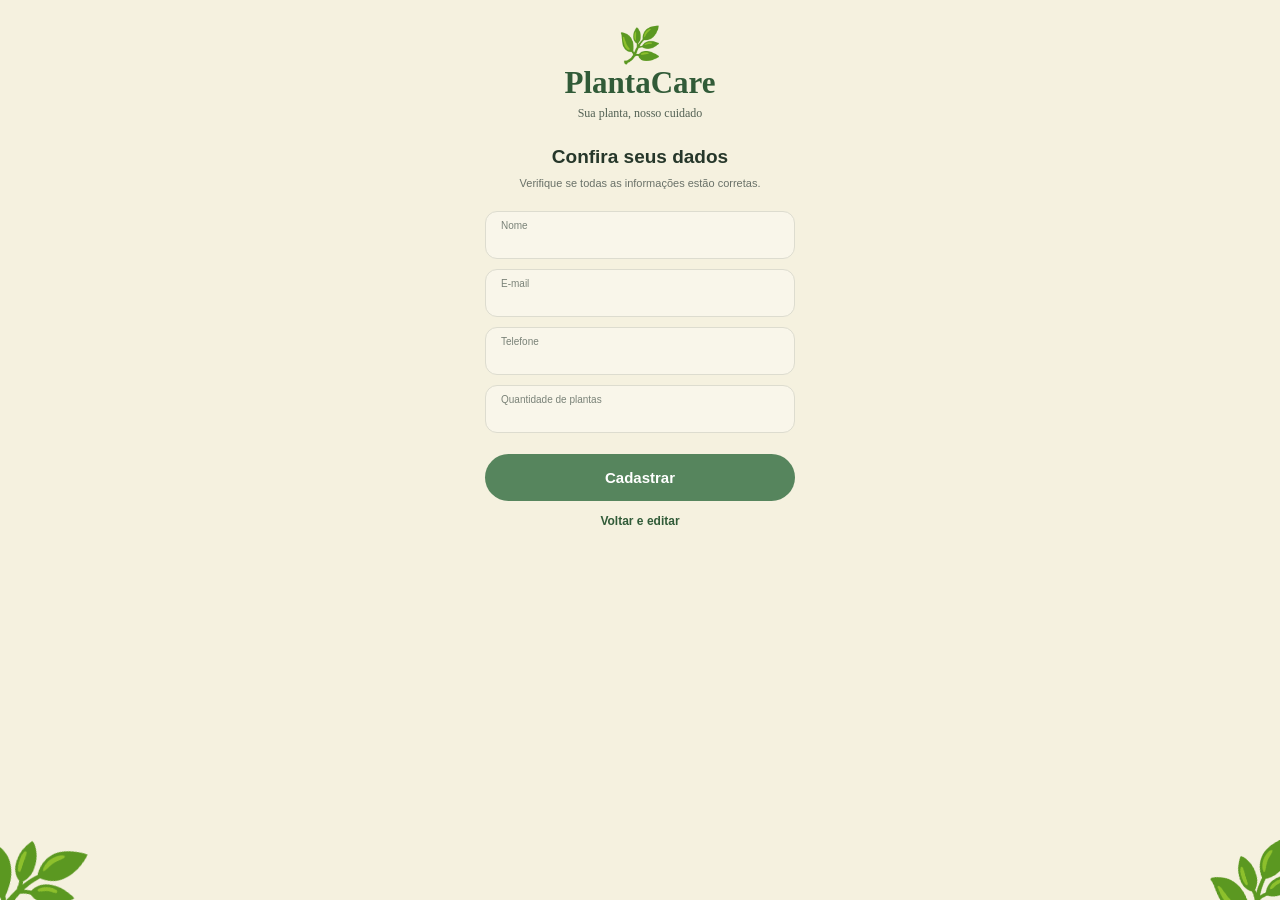
<file: screens/confirmar-cadastro.html>
<!DOCTYPE html>
<html lang="pt-BR">

<head>

    <meta charset="UTF-8">

    <meta
            name="viewport"
            content="width=device-width, initial-scale=1.0"
    >

    <title>Confirmar cadastro - PlantaCare</title>

    <link
            rel="stylesheet"
            href="../css/confirmar-cadastro.css"
    >

</head>

<body>

<main class="tela-confirmacao">

    <div class="confirmacao-container">

        <!-- LOGO -->

        <div class="logo">

            <div class="folhas-logo">
                🌿
            </div>

            <h1>PlantaCare</h1>

            <p>Sua planta, nosso cuidado</p>

        </div>


        <!-- TÍTULO -->

        <h2>Confira seus dados</h2>

        <p class="subtitulo">
            Verifique se todas as informações estão corretas.
        </p>


        <!-- DADOS -->

        <div class="dados">

            <div class="dado">
                <span>Nome</span>
                <strong id="confirmaNome"></strong>
            </div>

            <div class="dado">
                <span>E-mail</span>
                <strong id="confirmaEmail"></strong>
            </div>

            <div class="dado">
                <span>Telefone</span>
                <strong id="confirmaTelefone"></strong>
            </div>

            <div class="dado">
                <span>Quantidade de plantas</span>
                <strong id="confirmaPlantas"></strong>
            </div>

        </div>


        <!-- CADASTRAR -->

        <button
                type="button"
                class="btn-cadastrar"
                id="btnCadastrar"
        >
            Cadastrar
        </button>


        <!-- VOLTAR -->

        <button
                type="button"
                class="btn-voltar"
                id="btnVoltar"
        >
            Voltar e editar
        </button>

    </div>


    <!-- FOLHAS -->

    <div class="folhas-inferiores">

        <div class="folhas-esquerda">
            🌿
        </div>

        <div class="folhas-direita">
            🌿
        </div>

    </div>

</main>


<script src="../js/confirmar-cadastro.js"></script>

</body>

</html>
</file>
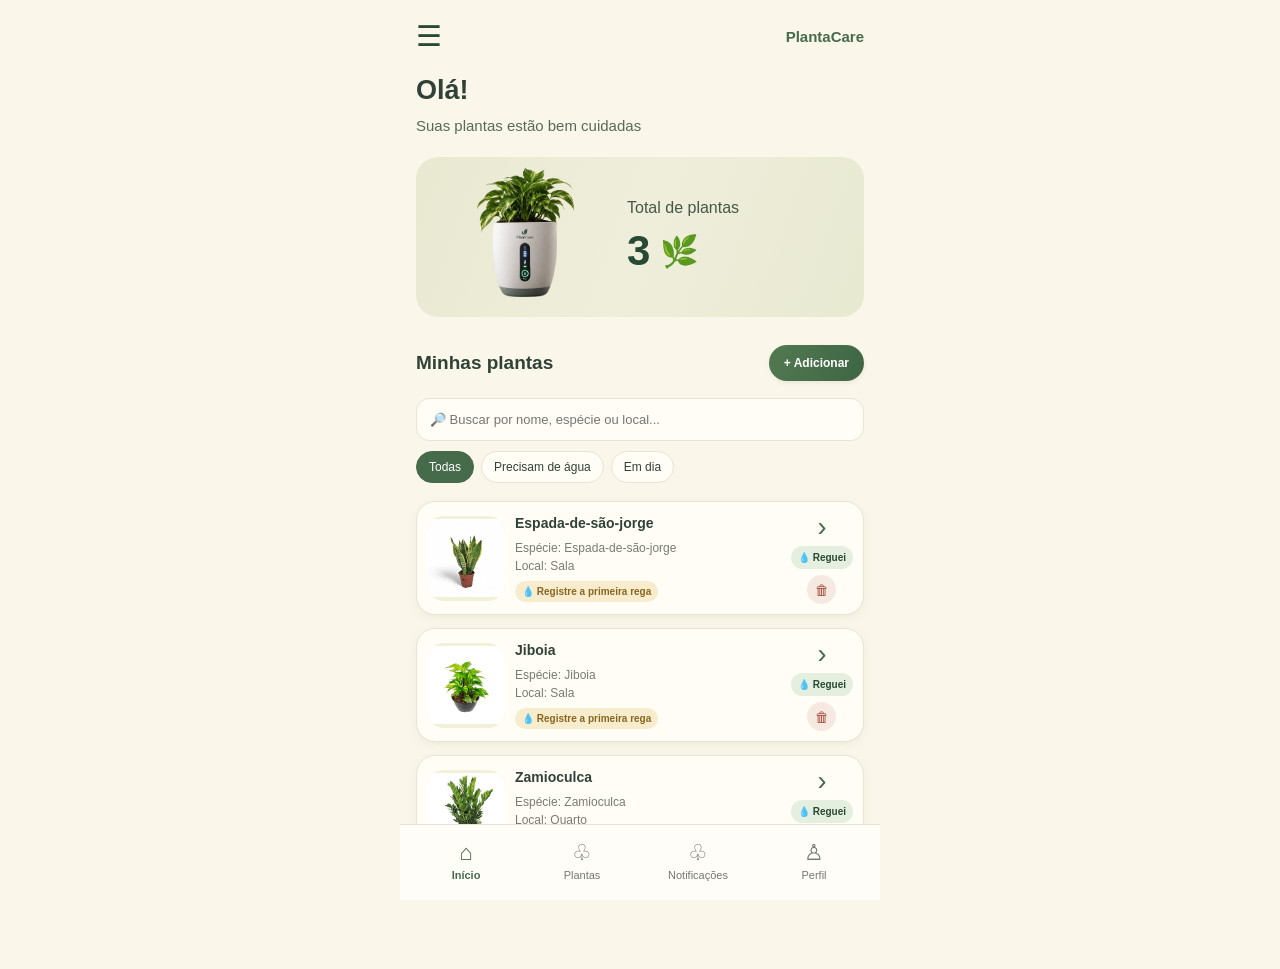
<file: screens/inicio.html>
<!DOCTYPE html>
<html lang="pt-BR">
<head>
<meta charset="UTF-8">
<meta name="viewport" content="width=device-width, initial-scale=1.0">
<meta name="theme-color" content="#faf6e9">
<title>Início | PlantaCare</title>

<style>
*{margin:0;padding:0;box-sizing:border-box}
:root{--fundo:#faf6e9;--verde:#456b4a;--verde-escuro:#284a35;--texto:#304238;--texto-secundario:#777d70;--borda:#e8e3d4;--cartao:#fffdf6}
body{font-family:Arial,Helvetica,sans-serif;background:var(--fundo);color:var(--texto);min-height:100vh}
button{font-family:inherit;cursor:pointer}
.app{width:100%;max-width:480px;min-height:100vh;margin:auto;padding:22px 16px 100px}
.cabecalho{display:flex;align-items:center;justify-content:space-between;margin-bottom:23px}
.menu{border:0;background:transparent;font-size:29px;color:var(--verde-escuro);line-height:1}
.marca{font-size:15px;font-weight:700;color:var(--verde)}
.boas-vindas{margin-bottom:20px}
.boas-vindas h1{font-size:27px;line-height:1.25;margin-bottom:7px;overflow-wrap:anywhere}
.boas-vindas p{font-size:15px;line-height:1.5;color:#566b59}
.resumo{display:flex;align-items:center;gap:8px;min-height:155px;padding:10px 14px;border-radius:22px;background:linear-gradient(110deg,#e9e9d2,#eeeedb,#e8e9d1);margin-bottom:28px}
.resumo-ilustracao{width:45%;height:140px;flex-shrink:0;display:flex;align-items:center;justify-content:center}
.resumo-ilustracao img{width:100%;height:100%;object-fit:contain;transform:scale(1.08)}
.resumo-info{flex:1;min-width:0}
.resumo-info p{font-size:16px;margin-bottom:10px;color:#465749}
.numero-total{display:flex;align-items:center;gap:10px;font-size:42px;color:var(--verde-escuro)}
.numero-total span{font-size:31px}
.titulo-plantas{display:flex;align-items:center;justify-content:space-between;gap:10px;margin-bottom:17px}
.titulo-plantas h2{font-size:19px}
.btn-adicionar{border:0;border-radius:24px;padding:11px 15px;background:linear-gradient(110deg,#527950,#3f6645);color:white;font-size:12px;font-weight:600;white-space:nowrap;box-shadow:0 2px 5px #00000010}
.btn-adicionar:active,.btn-excluir:active{transform:scale(.96)}
.ferramentas-plantas{display:flex;flex-direction:column;gap:10px;margin-bottom:15px}
.busca-planta{width:100%;min-height:43px;border:1px solid var(--borda);border-radius:13px;background:var(--cartao);padding:0 13px;color:var(--texto);font:inherit;font-size:13px}
.filtros{display:flex;gap:7px;overflow-x:auto;padding-bottom:3px}
.filtro{flex-shrink:0;border:1px solid var(--borda);border-radius:20px;padding:8px 12px;background:var(--cartao);color:var(--texto);font-size:12px}
.filtro.ativo{color:white;background:var(--verde);border-color:var(--verde)}
.lista-plantas{display:flex;flex-direction:column;gap:13px}
.planta{display:flex;align-items:center;gap:10px;width:100%;min-height:112px;padding:10px;background:var(--cartao);border:1px solid var(--borda);border-radius:19px;box-shadow:0 3px 9px #4a533010}
.foto-planta{width:78px;height:85px;flex:0 0 78px;display:flex;align-items:center;justify-content:center;overflow:hidden;border-radius:17px;background:#f2f0d9;font-size:35px}
.foto-planta img{width:100%;height:100%;object-fit:contain}
.informacoes-planta{flex:1;min-width:0}
.informacoes-planta h3{font-size:14px;line-height:1.35;margin-bottom:6px;overflow-wrap:anywhere}
.informacoes-planta p{font-size:12px;line-height:1.5;color:var(--texto-secundario);overflow-wrap:anywhere}
.acoes-planta{display:flex;flex-direction:column;align-items:center;gap:6px;flex-shrink:0}
.seta{width:28px;height:28px;border:0;background:transparent;color:var(--verde);font-size:27px}
.btn-excluir{border:0;background:#f6e9e2;color:#a64f3c;width:29px;height:29px;border-radius:50%;font-size:14px}
.status-rega{display:inline-block;margin-top:6px;padding:5px 7px;border-radius:12px;font-size:10px;font-weight:700}
.status-rega.atrasada{color:#9c4134;background:#f8e4dd}
.status-rega.hoje{color:#8a651f;background:#f7edce}
.status-rega.futura{color:#356543;background:#e5efdf}
.regar{border:0;border-radius:18px;background:#e5efdf;color:var(--verde-escuro);padding:6px 7px;font-size:10px;font-weight:700;white-space:nowrap}
.vazio{padding:25px 16px;text-align:center;background:var(--cartao);border:1px dashed var(--borda);border-radius:17px;color:var(--texto-secundario);font-size:14px;line-height:1.6}
.modal-fundo{display:none;position:fixed;inset:0;z-index:30;padding:20px;background:#1c2a2080;align-items:center;justify-content:center}
.modal-fundo.aberto{display:flex}
.modal-detalhes{width:100%;max-width:450px;max-height:85vh;overflow-y:auto;padding:22px;border-radius:24px;background:var(--cartao);box-shadow:0 12px 40px #00000025}
.modal-topo{display:flex;align-items:center;justify-content:space-between;gap:10px;margin-bottom:17px}
.modal-topo h2{font-size:20px;overflow-wrap:anywhere}
.fechar-modal{width:34px;height:34px;flex-shrink:0;border:0;border-radius:50%;background:#e9eddf;color:var(--texto);font-size:25px}
.detalhe-linha{display:flex;flex-direction:column;gap:4px;padding:12px 0;border-bottom:1px solid var(--borda);font-size:14px;line-height:1.6;overflow-wrap:anywhere}
.detalhe-linha strong{color:var(--verde-escuro)}
.aviso-rega{margin-top:14px;padding:12px;border-radius:12px;background:#f1f0df;color:#53624d;font-size:12px;line-height:1.6}
.campo-notas{width:100%;min-height:90px;margin-top:8px;padding:12px;border:1px solid var(--borda);border-radius:12px;resize:vertical;font:inherit;font-size:13px;background:#fffef9}
.salvar-notas{width:100%;margin-top:10px;padding:12px;border:0;border-radius:20px;background:var(--verde);color:white;font-weight:700}
.navegacao{position:fixed;bottom:0;left:50%;transform:translateX(-50%);width:100%;max-width:480px;min-height:76px;padding:10px 8px 13px;display:flex;justify-content:space-around;align-items:center;background:#fffdf7;border-top:1px solid var(--borda);z-index:10}
.item-nav{flex:1;display:flex;flex-direction:column;align-items:center;justify-content:center;gap:5px;border:0;background:transparent;color:#72796e;font-size:11px}
.item-nav .icone{font-size:22px;line-height:1}
.item-nav.ativo{color:var(--verde);font-weight:700}

/* Menu lateral */
.menu-fundo{position:fixed;inset:0;z-index:40;background:rgba(28,42,32,.38);opacity:0;visibility:hidden;transition:opacity .22s ease,visibility .22s ease}
.menu-fundo.aberto{opacity:1;visibility:visible}
.menu-lateral{position:absolute;top:0;left:0;width:min(82%,320px);height:100%;padding:24px 18px;background:var(--cartao);box-shadow:8px 0 28px rgba(40,74,53,.12);transform:translateX(-100%);transition:transform .22s ease;overflow-y:auto}
.menu-fundo.aberto .menu-lateral{transform:translateX(0)}
.menu-topo{display:flex;align-items:center;justify-content:space-between;gap:12px;padding-bottom:22px;margin-bottom:12px;border-bottom:1px solid var(--borda)}
.menu-titulo{color:var(--verde-escuro);font-size:18px;font-weight:700}
.menu-fechar{width:36px;height:36px;border:0;border-radius:50%;background:#e9eddf;color:var(--verde-escuro);font-size:25px}
.menu-link{display:flex;align-items:center;gap:13px;width:100%;padding:14px 12px;margin:4px 0;border:0;border-radius:13px;background:transparent;color:var(--texto);text-align:left;font-size:14px}
.menu-link:hover,.menu-link:focus-visible{background:#eef0df;outline:none}
.menu-icone{width:28px;text-align:center;font-size:20px}
.menu-divisor{height:1px;margin:12px 4px;background:var(--borda)}
@media(max-width:380px){.app{padding:20px 12px 95px}.boas-vindas h1{font-size:25px}.boas-vindas p{font-size:14px}.resumo{min-height:135px;padding:8px 10px;gap:5px;border-radius:19px}.resumo-ilustracao{width:45%;height:125px}.resumo-info p{font-size:14px}.numero-total{font-size:36px;gap:8px}.numero-total span{font-size:29px}.titulo-plantas h2{font-size:17px}.btn-adicionar{padding:10px 12px}.planta{gap:7px;padding:8px}.foto-planta{width:60px;height:68px;flex-basis:60px}.informacoes-planta h3{font-size:13px}.informacoes-planta p{font-size:11px}.acoes-planta{gap:4px}.btn-excluir{width:26px;height:26px;font-size:12px}.regar{padding:5px;font-size:9px}}
</style>
</head>

<body>
<main class="app">
    <header class="cabecalho">
        <button class="menu" id="btnMenu" type="button" aria-label="Abrir menu" aria-expanded="false">☰</button>
        <div class="marca"> PlantaCare</div>
    </header>

    <div class="menu-fundo" id="menuFundo" aria-hidden="true">
        <aside class="menu-lateral" role="dialog" aria-modal="true" aria-label="Menu PlantaCare">
            <div class="menu-topo">
                <span class="menu-titulo">🌿 PlantaCare</span>
                <button class="menu-fechar" id="fecharMenu" type="button" aria-label="Fechar menu">×</button>
            </div>
            <button class="menu-link" type="button" data-menu="inicio"><span class="menu-icone">⌂</span><span>Início</span></button>
            <button class="menu-link" type="button" data-menu="plantas"><span class="menu-icone">🪴</span><span>Minhas plantas</span></button>
            <button class="menu-link" type="button" data-menu="agenda"><span class="menu-icone">📅</span><span>Agenda inteligente</span></button>
            <button class="menu-link" type="button" data-menu="tutorial"><span class="menu-icone">🌱</span><span>Conheça o PlantaCare</span></button>
            <div class="menu-divisor"></div>
            <button class="menu-link" type="button" data-menu="notificacoes"><span class="menu-icone">🔔</span><span>Notificações</span></button>
            <button class="menu-link" type="button" data-menu="perfil"><span class="menu-icone">👤</span><span>Perfil</span></button>
            <button class="menu-link" type="button" data-menu="configuracoes"><span class="menu-icone">⚙️</span><span>Configurações</span></button>
        </aside>
    </div>

    <section class="boas-vindas">
        <h1 id="saudacao">Olá!</h1>
        <p>Suas plantas estão bem cuidadas</p>
    </section>

    <section class="resumo">
        <div class="resumo-ilustracao">
            <img src="../images/vaso-plantacare.png" alt="Vaso inteligente PlantaCare" onerror="this.style.visibility='hidden'">
        </div>
        <div class="resumo-info">
            <p>Total de plantas</p>
            <div class="numero-total"><strong id="totalPlantas">0</strong><span>🌿</span></div>
        </div>
    </section>

    <section class="minhas-plantas">
        <div class="titulo-plantas">
            <h2>Minhas plantas</h2>
            <button class="btn-adicionar" id="btnAdicionar" type="button">+ Adicionar</button>
        </div>
        <div class="ferramentas-plantas">
            <input class="busca-planta" id="buscaPlanta" type="search" placeholder="🔎 Buscar por nome, espécie ou local..." aria-label="Buscar plantas">
            <div class="filtros" aria-label="Filtrar plantas">
                <button class="filtro ativo" type="button" data-filtro="todas">Todas</button>
                <button class="filtro" type="button" data-filtro="regar">Precisam de água</button>
                <button class="filtro" type="button" data-filtro="em-dia">Em dia</button>
            </div>
        </div>
        <div class="lista-plantas" id="listaPlantas"></div>
    </section>
</main>

<div class="modal-fundo" id="modalFundo" role="dialog" aria-modal="true" aria-labelledby="modalTitulo">
    <section class="modal-detalhes">
        <div class="modal-topo">
            <h2 id="modalTitulo">Detalhes da planta</h2>
            <button class="fechar-modal" id="fecharModal" type="button" aria-label="Fechar detalhes">×</button>
        </div>
        <div id="conteudoDetalhes"></div>
    </section>
</div>

<nav class="navegacao" aria-label="Navegação principal">
    <button class="item-nav ativo" id="navInicio" type="button"><span class="icone">⌂</span><span>Início</span></button>
    <button class="item-nav" id="navPlantas" type="button"><span class="icone">♧</span><span>Plantas</span></button>
    <button class="item-nav" id="navNotificacoes" type="button"><span class="icone">♧</span><span>Notificações</span></button>
    <button class="item-nav" id="navPerfil" type="button"><span class="icone">♙</span><span>Perfil</span></button>
</nav>

<script>
"use strict";

const listaPlantas = document.getElementById("listaPlantas");
const totalPlantas = document.getElementById("totalPlantas");
const CHAVE_PLANTAS = "plantasUsuario";
let filtroAtual = "todas";

const plantasExemplo = [
    {id:"exemplo-espada",nome:"Espada-de-são-jorge",especie:"Espada-de-são-jorge",localizacao:"Sala",foto:"../images/espada-sao-jorge.png",intervaloRega:10},
    {id:"exemplo-jiboia",nome:"Jiboia",especie:"Jiboia",localizacao:"Sala",foto:"../images/jiboia.png",intervaloRega:5},
    {id:"exemplo-zamioculca",nome:"Zamioculca",especie:"Zamioculca",localizacao:"Quarto",foto:"../images/zamioculca.png",intervaloRega:10}
];

function normalizarTexto(texto){
    return (texto||"").normalize("NFD").replace(/[\u0300-\u036f]/g,"").toLowerCase().trim();
}

function carregarSaudacao(){
    try{
        const usuario=JSON.parse(sessionStorage.getItem("usuario")||"null");
        const nome=usuario&&usuario.nome?usuario.nome.trim().split(/\s+/)[0]:"";
        document.getElementById("saudacao").textContent=nome?"Olá, "+nome+"!":"Olá!";
    }catch(erro){
        document.getElementById("saudacao").textContent="Olá!";
    }
}

function lerPlantas(){
    try{
        const dados=localStorage.getItem(CHAVE_PLANTAS);
        if(dados===null){
            localStorage.setItem(CHAVE_PLANTAS,JSON.stringify(plantasExemplo));
            return plantasExemplo.map(planta=>({...planta}));
        }
        const plantas=JSON.parse(dados);
        return Array.isArray(plantas)?plantas:[];
    }catch(erro){
        console.error("Erro ao carregar plantas:",erro);
        return [];
    }
}

function salvarPlantas(plantas){
    localStorage.setItem(CHAVE_PLANTAS,JSON.stringify(plantas));
}

function intervaloPadrao(especie){
    const nome=normalizarTexto(especie);
    if(nome.includes("cacto")||nome.includes("suculenta")||nome.includes("sao jorge")||nome.includes("zamioculca"))return 10;
    if(nome.includes("samambaia")||nome.includes("lirio"))return 3;
    return 5;
}

function normalizarPlanta(planta){
    return {
        ...planta,
        id:planta.id??("planta-"+Math.random().toString(36).slice(2)),
        nome:planta.nome||planta.especie||"Planta sem nome",
        especie:planta.especie||"Não informada",
        localizacao:planta.localizacao||"Não informada",
        intervaloRega:Number(planta.intervaloRega)||intervaloPadrao(planta.especie),
        historicoRegas:Array.isArray(planta.historicoRegas)?planta.historicoRegas:[],
        notas:planta.notas||""
    };
}

function obterPlantas(){
    const plantas=lerPlantas().map(normalizarPlanta);
    salvarPlantas(plantas);
    return plantas;
}

function atualizarTotal(plantas){
    totalPlantas.textContent=plantas.length;
}

function calcularProximaRega(planta){
    if(!planta.ultimaRega)return {dias:null,texto:"Registre a primeira rega",classe:"hoje"};
    const ultima=new Date(planta.ultimaRega);
    if(Number.isNaN(ultima.getTime()))return {dias:null,texto:"Registre a primeira rega",classe:"hoje"};

    const intervalo=Number(planta.intervaloRega)||intervaloPadrao(planta.especie);
    const proxima=new Date(ultima);
    proxima.setDate(proxima.getDate()+intervalo);

    const hoje=new Date();
    hoje.setHours(0,0,0,0);
    proxima.setHours(0,0,0,0);
    const dias=Math.ceil((proxima.getTime()-hoje.getTime())/86400000);

    if(dias<0)return {dias,texto:"Rega atrasada",classe:"atrasada"};
    if(dias===0)return {dias,texto:"Regar hoje",classe:"hoje"};
    return {dias,texto:"Regar em "+dias+(dias===1?" dia":" dias"),classe:"futura"};
}

function obterOrientacaoRega(especie){
    const nome=normalizarTexto(especie);

    if(nome.includes("espada de sao jorge")||nome.includes("espada-de-sao-jorge")){
        return {
            quente:"Verifique a cada 7–10 dias. A rega pode ocorrer aproximadamente a cada 10–14 dias, somente se o substrato estiver seco.",
            frio:"A rega pode ser necessária a cada 3–4 semanas. Deixe o substrato secar bem antes de regar."
        };
    }

    if(nome.includes("jiboia")){
        return {
            quente:"Verifique a umidade a cada 2–3 dias. Pode precisar de aproximadamente 1–2 regas por semana, conforme a secagem do solo.",
            frio:"Verifique a cada 5–7 dias. Regue quando a camada superficial do substrato estiver seca."
        };
    }

    if(nome.includes("zamioculca")){
        return {
            quente:"Verifique semanalmente. A rega pode ocorrer a cada 2–3 semanas, dependendo da secagem do substrato.",
            frio:"Verifique a cada 2–3 semanas. Regue somente quando o substrato estiver seco."
        };
    }

    if(nome.includes("lirio da paz")){
        return {
            quente:"Verifique a umidade a cada 1–2 dias. Pode precisar de 2–3 regas por semana, se o solo secar rapidamente.",
            frio:"Verifique a cada 3–5 dias. Regue quando a superfície começar a secar, sem encharcar."
        };
    }

    if(nome.includes("samambaia")){
        return {
            quente:"Verifique diariamente. Pode precisar de regas frequentes para manter o substrato levemente úmido.",
            frio:"Verifique a cada 2–3 dias e regue quando necessário, mantendo a umidade sem encharcar."
        };
    }

    if(nome.includes("cacto")){
        return {
            quente:"Verifique semanalmente. Regue apenas quando o substrato estiver completamente seco; o intervalo pode ser de 2–3 semanas.",
            frio:"A rega pode ser necessária a cada 4–6 semanas ou menos. Espere o substrato secar completamente."
        };
    }

    if(nome.includes("suculenta")){
        return {
            quente:"Verifique a cada 5–7 dias. Regue somente quando o substrato estiver completamente seco; muitas precisam de rega a cada 1–2 semanas.",
            frio:"A rega pode ocorrer a cada 3–4 semanas ou menos. Verifique se o substrato está totalmente seco."
        };
    }

    return {
        quente:"Como referência inicial, verifique a umidade a cada 2–3 dias e regue quando necessário.",
        frio:"Como referência inicial, verifique a umidade a cada 5–7 dias e regue somente quando necessário."
    };
}

function criarCartaoPlanta(planta){
    const cartao=document.createElement("article");
    cartao.className="planta";

    const areaFoto=document.createElement("div");
    areaFoto.className="foto-planta";

    if(planta.foto){
        const imagem=document.createElement("img");
        imagem.src=planta.foto;
        imagem.alt=planta.nome;
        imagem.onerror=function(){
            this.remove();
            areaFoto.textContent="🪴";
        };
        areaFoto.appendChild(imagem);
    }else{
        areaFoto.textContent="🪴";
    }

    const informacoes=document.createElement("div");
    informacoes.className="informacoes-planta";

    const titulo=document.createElement("h3");
    titulo.textContent=planta.nome;

    const especie=document.createElement("p");
    especie.textContent="Espécie: "+planta.especie;

    const local=document.createElement("p");
    local.textContent="Local: "+planta.localizacao;

    const estado=calcularProximaRega(planta);
    const status=document.createElement("span");
    status.className="status-rega "+estado.classe;
    status.textContent="💧 "+estado.texto;

    informacoes.append(titulo,especie,local,status);

    const acoes=document.createElement("div");
    acoes.className="acoes-planta";

    const detalhes=document.createElement("button");
    detalhes.className="seta";
    detalhes.type="button";
    detalhes.textContent="›";
    detalhes.setAttribute("aria-label","Ver detalhes de "+planta.nome);
    detalhes.addEventListener("click",()=>abrirDetalhes(planta.id));

    const regar=document.createElement("button");
    regar.className="regar";
    regar.type="button";
    regar.textContent="💧 Reguei";
    regar.addEventListener("click",()=>registrarRega(planta.id));

    const excluir=document.createElement("button");
    excluir.className="btn-excluir";
    excluir.type="button";
    excluir.textContent="🗑";
    excluir.title="Excluir planta";
    excluir.setAttribute("aria-label","Excluir "+planta.nome);
    excluir.addEventListener("click",()=>excluirPlanta(planta.id,planta.nome));

    acoes.append(detalhes,regar,excluir);
    cartao.append(areaFoto,informacoes,acoes);
    return cartao;
}

function renderizarPlantas(){
    const plantas=obterPlantas();
    const termo=document.getElementById("buscaPlanta").value.trim().toLowerCase();

    const filtradas=plantas.filter(planta=>{
        const texto=[planta.nome,planta.especie,planta.localizacao].join(" ").toLowerCase();
        if(termo&&!texto.includes(termo))return false;

        const estado=calcularProximaRega(planta);
        if(filtroAtual==="regar")return estado.dias===null||estado.dias<=0;
        if(filtroAtual==="em-dia")return estado.dias!==null&&estado.dias>0;
        return true;
    });

    listaPlantas.innerHTML="";
    filtradas.forEach(planta=>listaPlantas.appendChild(criarCartaoPlanta(planta)));

    if(filtradas.length===0){
        const vazio=document.createElement("div");
        vazio.className="vazio";
        vazio.textContent=termo
            ?"Nenhuma planta encontrada. Tente outro nome."
            :"Nenhuma planta cadastrada. Toque em + Adicionar para começar! 🌱";
        listaPlantas.appendChild(vazio);
    }

    atualizarTotal(plantas);
}

function atualizarPlanta(id,alteracoes){
    const plantas=obterPlantas();
    const atualizadas=plantas.map(planta=>
        String(planta.id)===String(id)?{...planta,...alteracoes}:planta
    );
    salvarPlantas(atualizadas);
    renderizarPlantas();
    return atualizadas.find(planta=>String(planta.id)===String(id));
}

function registrarRega(id){
    const planta=obterPlantas().find(item=>String(item.id)===String(id));
    if(!planta)return;

    const agora=new Date().toISOString();
    atualizarPlanta(id,{
        ultimaRega:agora,
        historicoRegas:[...planta.historicoRegas,agora]
    });
    alert("Rega registrada! 🌿");
}

function excluirPlanta(id,nome){
    if(!confirm('Deseja realmente excluir "'+nome+'"?'))return;
    salvarPlantas(obterPlantas().filter(planta=>String(planta.id)!==String(id)));
    renderizarPlantas();
}

function abrirDetalhes(id){
    const planta=obterPlantas().find(item=>String(item.id)===String(id));
    if(!planta)return;

    const conteudo=document.getElementById("conteudoDetalhes");
    conteudo.innerHTML="";

    const estado=calcularProximaRega(planta);
    const orientacao=obterOrientacaoRega(planta.especie);
    const ultima=planta.ultimaRega?new Date(planta.ultimaRega):null;
    const dataFormatada=ultima&&!Number.isNaN(ultima.getTime())
        ?ultima.toLocaleString("pt-BR")
        :"Ainda não registrada";

    const dados=[
        ["Espécie",planta.especie],
        ["Localização",planta.localizacao],
        ["Próxima rega",estado.texto],
        ["Última rega",dataFormatada],
        ["Frequência cadastrada","A cada "+planta.intervaloRega+" dias"],
        ["🌞 Orientação para clima quente",orientacao.quente],
        ["❄️ Orientação para clima frio",orientacao.frio],
        ["Regas registradas",String(planta.historicoRegas.length)]
    ];

    dados.forEach(([titulo,valor])=>{
        const linha=document.createElement("div");
        linha.className="detalhe-linha";

        const forte=document.createElement("strong");
        forte.textContent=titulo;

        const texto=document.createElement("span");
        texto.textContent=valor;

        linha.append(forte,texto);
        conteudo.appendChild(linha);
    });

    const aviso=document.createElement("div");
    aviso.className="aviso-rega";
    aviso.textContent="🌱 As frequências são estimativas. Antes de regar, verifique a umidade do substrato. O tamanho do vaso, a drenagem, a iluminação e o ambiente influenciam a necessidade de água. Evite encharcar a planta.";
    conteudo.appendChild(aviso);

    const rotulo=document.createElement("label");
    rotulo.textContent="Minhas observações";
    rotulo.style.display="block";
    rotulo.style.marginTop="16px";
    rotulo.style.fontWeight="700";

    const notas=document.createElement("textarea");
    notas.className="campo-notas";
    notas.placeholder="Ex.: folhas amareladas, adubei hoje...";
    notas.value=planta.notas;

    const salvar=document.createElement("button");
    salvar.className="salvar-notas";
    salvar.type="button";
    salvar.textContent="Salvar observações";
    salvar.addEventListener("click",()=>{
        atualizarPlanta(id,{notas:notas.value.trim()});
        document.getElementById("modalFundo").classList.remove("aberto");
        alert("Observações salvas! 🌱");
    });

    conteudo.append(rotulo,notas,salvar);
    document.getElementById("modalTitulo").textContent=planta.nome;
    document.getElementById("modalFundo").classList.add("aberto");
}

function fecharModal(){
    document.getElementById("modalFundo").classList.remove("aberto");
}

document.getElementById("fecharModal").addEventListener("click",fecharModal);
document.getElementById("modalFundo").addEventListener("click",evento=>{
    if(evento.target.id==="modalFundo")fecharModal();
});

document.getElementById("btnAdicionar").addEventListener("click",()=>{
    window.location.href="adicionar-planta.html";
});

document.getElementById("buscaPlanta").addEventListener("input",renderizarPlantas);

document.querySelectorAll(".filtro").forEach(botao=>{
    botao.addEventListener("click",()=>{
        document.querySelectorAll(".filtro").forEach(item=>item.classList.remove("ativo"));
        botao.classList.add("ativo");
        filtroAtual=botao.dataset.filtro;
        renderizarPlantas();
    });
});

/* MENU LATERAL */

const menuFundo=document.getElementById("menuFundo");

function abrirMenu(){
    menuFundo.classList.add("aberto");
    menuFundo.setAttribute("aria-hidden","false");
    document.getElementById("btnMenu").setAttribute("aria-expanded","true");
    document.body.style.overflow="hidden";
}

function fecharMenu(){
    menuFundo.classList.remove("aberto");
    menuFundo.setAttribute("aria-hidden","true");
    document.getElementById("btnMenu").setAttribute("aria-expanded","false");
    document.body.style.overflow="";
}

document.getElementById("btnMenu").addEventListener("click",abrirMenu);
document.getElementById("fecharMenu").addEventListener("click",fecharMenu);

menuFundo.addEventListener("click",evento=>{
    if(evento.target===menuFundo)fecharMenu();
});

document.querySelectorAll("[data-menu]").forEach(botao=>{
    botao.addEventListener("click",()=>{
        const destino=botao.dataset.menu;
        fecharMenu();

        if(destino==="inicio"){
            window.scrollTo({top:0,behavior:"smooth"});
        }else if(destino==="plantas"){
            document.querySelector(".minhas-plantas").scrollIntoView({behavior:"smooth",block:"start"});
        }else if(destino==="agenda"){
            window.location.href="agenda-cuidados.html";
        }else if(destino==="tutorial"){
            window.location.href="como-funciona.html";
        }else if(destino==="notificacoes"){
            window.location.href="notificacoes.html";
        }else if(destino==="perfil"){
            window.location.href="perfil.html";
        }else if(destino==="configuracoes"){
            window.location.href="configuracoes.html";
        }
    });
});

document.addEventListener("keydown",evento=>{
    if(evento.key==="Escape"){
        fecharMenu();
        fecharModal();
    }
});

/* NAVEGAÇÃO INFERIOR */

document.getElementById("navInicio").addEventListener("click",()=>{
    window.scrollTo({top:0,behavior:"smooth"});
});

document.getElementById("navPlantas").addEventListener("click",()=>{
    const plantas=obterPlantas();

    if(plantas.length===0){
        alert("Cadastre uma planta primeiro! 🌱");
        window.location.href="adicionar-planta.html";
        return;
    }

    localStorage.setItem("plantaSelecionada",String(plantas[0].id));
    window.location.href="monitoramento.html";
});

document.getElementById("navNotificacoes").addEventListener("click",()=>{
    window.location.href="notificacoes.html";
});

document.getElementById("navPerfil").addEventListener("click",()=>{
    window.location.href="perfil.html";
});

/* INICIALIZAÇÃO */

carregarSaudacao();
renderizarPlantas();
</script>
</body>
</html>
</file>
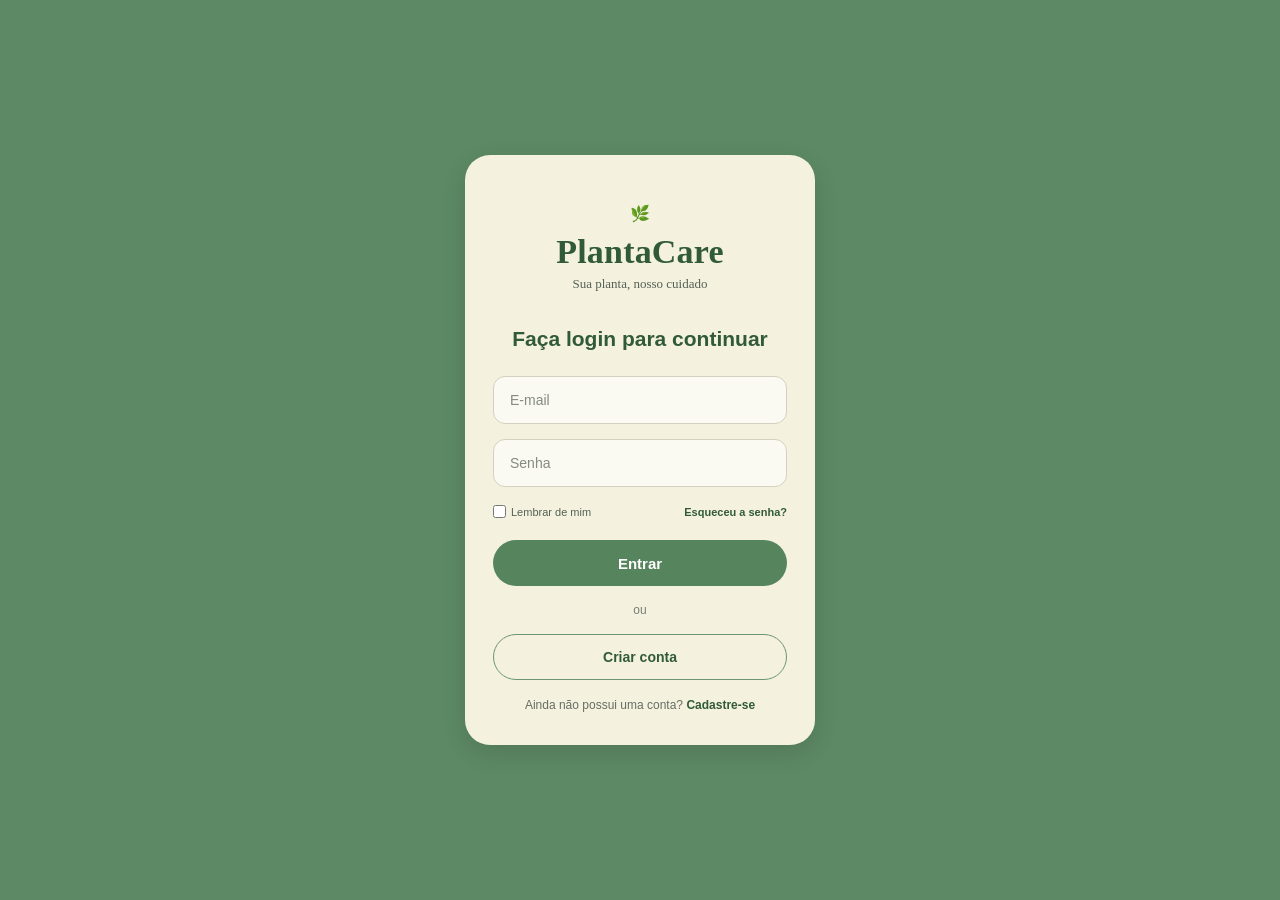
<file: screens/login.html>
<!DOCTYPE html>
<html lang="pt-BR">

<head>

    <meta charset="UTF-8">

    <meta
            name="viewport"
            content="width=device-width, initial-scale=1.0"
    >

    <title>Login - PlantaCare</title>

    <link
            rel="stylesheet"
            href="../css/login.css"
    >

</head>

<body>

<main class="tela-login">

    <div class="login-container">

        <!-- LOGO -->

        <div class="logo">

            <div class="folhas-logo">
                🌿
            </div>

            <h1>PlantaCare</h1>

            <p>Sua planta, nosso cuidado</p>

        </div>


        <!-- TÍTULO -->

        <h2>Faça login para continuar</h2>


        <!-- E-MAIL -->

        <div class="campo">

            <input
                    type="email"
                    id="email"
                    placeholder="E-mail"
            >

        </div>


        <!-- SENHA -->

        <div class="campo">

            <input
                    type="password"
                    id="senha"
                    placeholder="Senha"
            >

        </div>


        <!-- OPÇÕES -->

        <div class="opcoes-login">

            <label>

                <input type="checkbox">

                Lembrar de mim

            </label>

            <a href="esqueci-senha.html">
                Esqueceu a senha?
            </a>

        </div>


        <!-- ENTRAR -->

        <button
                type="button"
                class="btn-entrar"
                id="btnEntrar"
        >
            Entrar
        </button>


        <!-- OU -->

        <p class="ou">
            ou
        </p>


        <!-- CRIAR CONTA -->

        <button
                type="button"
                class="btn-criar-conta"
                id="btnCriarConta"
                onclick="window.location.href='cadastro.html'"
        >
            Criar conta
        </button>


        <!-- CADASTRO -->

        <p class="cadastro-texto">

            Ainda não possui uma conta?

            <span
                    id="linkCadastro"
                    onclick="window.location.href='cadastro.html'"
            >
                Cadastre-se
            </span>

        </p>

    </div>

</main>


<script src="../js/api.js"></script>
<script src="../js/login.js"></script>


</body>

</html>
</file>
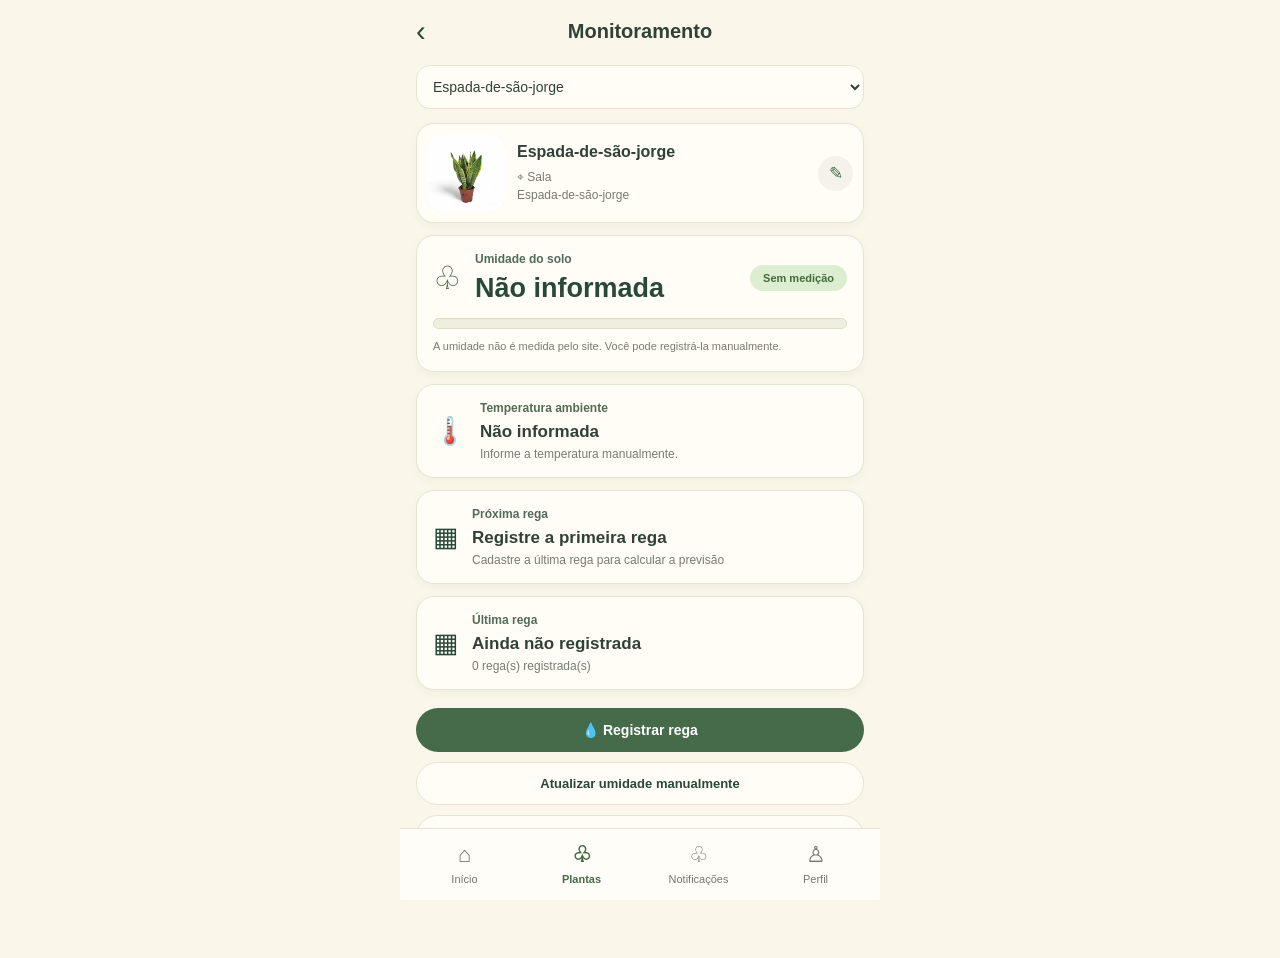
<file: screens/monitoramento.html>
<!DOCTYPE html>
<html lang="pt-BR">
<head>
    <meta charset="UTF-8">
    <meta name="viewport" content="width=device-width, initial-scale=1.0">
    <meta name="theme-color" content="#faf6e9">
    <title>Monitoramento | PlantaCare</title>

    <style>
        * {
            margin: 0;
            padding: 0;
            box-sizing: border-box;
        }

        :root {
            --fundo: #faf6e9;
            --verde: #456b4a;
            --verde-escuro: #284a35;
            --texto: #304238;
            --secundario: #777d70;
            --borda: #e8e3d4;
            --cartao: #fffdf6;
        }

        body {
            font-family: Arial, Helvetica, sans-serif;
            background: var(--fundo);
            color: var(--texto);
            min-height: 100vh;
        }

        button {
            font-family: inherit;
            cursor: pointer;
        }

        .app {
            max-width: 480px;
            min-height: 100vh;
            margin: auto;
            padding: 20px 16px 100px;
        }

        .cabecalho {
            display: flex;
            align-items: center;
            justify-content: center;
            position: relative;
            margin-bottom: 22px;
        }

        .voltar {
            position: absolute;
            left: 0;
            border: none;
            background: transparent;
            color: var(--verde-escuro);
            font-size: 29px;
        }

        .cabecalho h1 {
            font-size: 20px;
        }

        .seletor-planta {
            width: 100%;
            padding: 12px;
            margin-bottom: 14px;
            border: 1px solid var(--borda);
            border-radius: 14px;
            background: var(--cartao);
            color: var(--texto);
            font-size: 14px;
        }

        .cartao {
            background: var(--cartao);
            border: 1px solid var(--borda);
            border-radius: 18px;
            box-shadow: 0 3px 8px #4a53300c;
            margin-bottom: 12px;
        }

        .cartao-planta {
            min-height: 90px;
            padding: 10px;
            display: flex;
            align-items: center;
            gap: 12px;
        }

        .foto-planta {
            width: 78px;
            height: 78px;
            flex-shrink: 0;
            border-radius: 15px;
            background: #f1f0df;
            display: flex;
            align-items: center;
            justify-content: center;
            overflow: hidden;
            font-size: 39px;
        }

        .foto-planta img {
            width: 100%;
            height: 100%;
            object-fit: contain;
        }

        .dados-planta {
            flex: 1;
            min-width: 0;
        }

        .dados-planta h2 {
            font-size: 16px;
            margin-bottom: 7px;
            overflow-wrap: anywhere;
        }

        .dados-planta p {
            font-size: 12px;
            color: var(--secundario);
            line-height: 1.5;
        }

        .editar {
            border: none;
            background: #f5f3e9;
            border-radius: 50%;
            width: 35px;
            height: 35px;
            font-size: 17px;
            color: var(--verde);
            flex-shrink: 0;
        }

        .cartao-umidade {
            padding: 16px;
        }

        .linha-umidade {
            display: flex;
            align-items: center;
            gap: 13px;
        }

        .gota {
            font-size: 32px;
            color: var(--verde);
        }

        .rotulo {
            font-size: 12px;
            font-weight: 700;
            color: #526b55;
            margin-bottom: 7px;
        }

        .porcentagem {
            font-size: 27px;
            font-weight: 700;
            color: var(--verde-escuro);
        }

        .etiqueta {
            margin-left: auto;
            padding: 7px 13px;
            border-radius: 20px;
            background: #dceecf;
            color: #416b3d;
            font-size: 11px;
            font-weight: 700;
        }

        .barra {
            height: 11px;
            margin-top: 14px;
            border-radius: 20px;
            background: #f0eedf;
            border: 1px solid #dedcc9;
            overflow: hidden;
        }

        .barra-preenchida {
            height: 100%;
            width: 0;
            border-radius: 20px;
            background: linear-gradient(90deg, #e8d77a, #70c987);
            transition: width 0.3s;
        }

        .aviso-umidade {
            font-size: 11px;
            color: var(--secundario);
            margin-top: 9px;
            line-height: 1.5;
        }

        .cartao-data {
            min-height: 88px;
            display: flex;
            align-items: center;
            gap: 13px;
            padding: 16px;
        }

        .icone-data {
            font-size: 27px;
            color: var(--verde-escuro);
        }

        .valor-data {
            font-size: 17px;
            font-weight: 700;
            margin-bottom: 5px;
        }

        .data-secundaria {
            font-size: 12px;
            color: var(--secundario);
        }

        .acoes {
            display: flex;
            flex-direction: column;
            gap: 10px;
            margin-top: 18px;
        }

        .btn-principal {
            padding: 14px;
            border: none;
            border-radius: 24px;
            background: var(--verde);
            color: white;
            font-size: 14px;
            font-weight: 700;
        }

        .btn-secundario {
            padding: 13px;
            border: 1px solid var(--borda);
            border-radius: 24px;
            background: var(--cartao);
            color: var(--verde-escuro);
            font-size: 13px;
            font-weight: 700;
        }

        .vazio {
            text-align: center;
            padding: 35px 20px;
            line-height: 1.7;
            color: var(--secundario);
        }

        .navegacao {
            position: fixed;
            bottom: 0;
            left: 50%;
            transform: translateX(-50%);
            width: 100%;
            max-width: 480px;
            min-height: 72px;
            padding: 10px 6px 12px;
            display: flex;
            justify-content: space-around;
            background: #fffdf7;
            border-top: 1px solid var(--borda);
        }

        .item-nav {
            flex: 1;
            display: flex;
            flex-direction: column;
            align-items: center;
            justify-content: center;
            gap: 5px;
            border: none;
            background: transparent;
            color: #72796e;
            font-size: 11px;
        }

        .item-nav .icone-nav {
            font-size: 22px;
        }

        .item-nav.ativo {
            color: var(--verde);
            font-weight: 700;
        }

        @media (max-width: 380px) {
            .app {
                padding-left: 12px;
                padding-right: 12px;
            }
        }
    </style>
</head>

<body>
<main class="app">

    <header class="cabecalho">
        <button class="voltar" id="btnVoltar" type="button" aria-label="Voltar">‹</button>
        <h1>Monitoramento</h1>
    </header>

    <select class="seletor-planta" id="seletorPlanta"
        aria-label="Escolher planta"></select>

    <div id="conteudoMonitoramento"></div>

</main>

<nav class="navegacao" aria-label="Navegação principal">
    <button class="item-nav" id="navInicio" type="button">
        <span class="icone-nav">⌂</span>
        <span>Início</span>
    </button>

    <button class="item-nav ativo" id="navPlantas" type="button">
        <span class="icone-nav">♧</span>
        <span>Plantas</span>
    </button>

    <button class="item-nav" id="navNotificacoes" type="button">
        <span class="icone-nav">♧</span>
        <span>Notificações</span>
    </button>

    <button class="item-nav" id="navPerfil" type="button">
        <span class="icone-nav">♙</span>
        <span>Perfil</span>
    </button>
</nav>

<script>
"use strict";

const CHAVE_PLANTAS = "plantasUsuario";
const CHAVE_SELECIONADA = "plantaSelecionada";

const seletor = document.getElementById("seletorPlanta");
const conteudo = document.getElementById("conteudoMonitoramento");

function lerPlantas() {
    try {
        const dados = JSON.parse(
            localStorage.getItem(CHAVE_PLANTAS) || "[]"
        );

        return Array.isArray(dados) ? dados : [];
    } catch (erro) {
        console.error("Erro ao carregar plantas:", erro);
        return [];
    }
}

function salvarPlantas(plantas) {
    localStorage.setItem(CHAVE_PLANTAS, JSON.stringify(plantas));
}

function obterSelecionada() {
    const plantas = lerPlantas();
    const id = localStorage.getItem(CHAVE_SELECIONADA);

    return plantas.find(
        planta => String(planta.id) === String(id)
    ) || plantas[0] || null;
}

function formatarData(data) {
    if (!data) return "Ainda não registrada";

    const dataObj = new Date(data);

    if (Number.isNaN(dataObj.getTime())) {
        return "Ainda não registrada";
    }

    return dataObj.toLocaleDateString("pt-BR", {
        day: "2-digit",
        month: "long",
        year: "numeric"
    });
}

function calcularProximaRega(planta) {
    if (!planta.ultimaRega) {
        return {
            texto: "Registre a primeira rega",
            data: null,
            dias: null
        };
    }

    const ultima = new Date(planta.ultimaRega);

    if (Number.isNaN(ultima.getTime())) {
        return {
            texto: "Registre a primeira rega",
            data: null,
            dias: null
        };
    }

    const intervalo = Number(planta.intervaloRega) || 5;
    const proxima = new Date(ultima);
    proxima.setDate(proxima.getDate() + intervalo);
    proxima.setHours(0, 0, 0, 0);

    const hoje = new Date();
    hoje.setHours(0, 0, 0, 0);

    const dias = Math.round(
        (proxima.getTime() - hoje.getTime()) / 86400000
    );

    let texto;

    if (dias < 0) {
        texto = "Rega atrasada";
    } else if (dias === 0) {
        texto = "Verificar hoje";
    } else {
        texto = "Em " + dias + (dias === 1 ? " dia" : " dias");
    }

    return { texto, data: proxima, dias };
}

function montarSeletor(plantas, selecionada) {
    seletor.innerHTML = "";

    plantas.forEach(planta => {
        const opcao = document.createElement("option");
        opcao.value = String(planta.id);
        opcao.textContent = planta.nome || planta.especie || "Minha planta";
        seletor.appendChild(opcao);
    });

    if (selecionada) {
        seletor.value = String(selecionada.id);
    }

    seletor.hidden = plantas.length <= 1;
}

function mostrarVazio() {
    seletor.hidden = true;

    conteudo.innerHTML = `
        <section class="cartao vazio">
            <div style="font-size:42px">🌱</div>
            <h2>Nenhuma planta encontrada</h2>
            <p>Cadastre uma planta para acompanhar os cuidados por aqui.</p>
            <br>
            <button class="btn-principal" id="btnCadastrar" type="button">
                + Cadastrar planta
            </button>
        </section>
    `;

    document.getElementById("btnCadastrar").onclick = () => {
        window.location.href = "adicionar-planta.html";
    };
}

function renderizar() {
    const plantas = lerPlantas();
    const planta = obterSelecionada();

    if (!planta) {
        mostrarVazio();
        return;
    }

    montarSeletor(plantas, planta);

    const proxima = calcularProximaRega(planta);
    const ultima = planta.ultimaRega;

    const umidade = planta.umidade !== undefined &&
        planta.umidade !== null &&
        planta.umidade !== "" &&
        Number.isFinite(Number(planta.umidade))
        ? Math.min(100, Math.max(0, Number(planta.umidade)))
        : null;

    const imagem = planta.foto
        ? `<img src="${planta.foto}" alt="">`
        : "🪴";

    conteudo.innerHTML = `
        <section class="cartao cartao-planta">
            <div class="foto-planta" id="fotoPlanta">${imagem}</div>

            <div class="dados-planta">
                <h2 id="nomePlanta"></h2>
                <p id="localPlanta"></p>
                <p id="especiePlanta"></p>
            </div>

            <button class="editar" id="btnEditar"
                type="button" aria-label="Editar planta">✎</button>
        </section>

        <section class="cartao cartao-umidade">
            <div class="linha-umidade">
                <span class="gota">♧</span>
                <div>
                    <p class="rotulo">Umidade do solo</p>
                    <p class="porcentagem" id="valorUmidade"></p>
                </div>
                <span class="etiqueta" id="estadoUmidade"></span>
            </div>

            <div class="barra">
                <div class="barra-preenchida" id="barraUmidade"></div>
            </div>

            <p class="aviso-umidade" id="avisoUmidade"></p>
        </section>

        <section class="cartao cartao-data">
            <span class="icone-data">🌡️</span>
            <div style="flex:1">
                <p class="rotulo">Temperatura ambiente</p>
                <p class="valor-data" id="valorTemperatura">Não informada</p>
                <p class="data-secundaria" id="avisoTemperatura">
                    Informe a temperatura manualmente.
                </p>
            </div>
        </section>

        <section class="cartao cartao-data">
            <span class="icone-data">▦</span>
            <div>
                <p class="rotulo">Próxima rega</p>
                <p class="valor-data" id="proximaRega"></p>
                <p class="data-secundaria" id="dataProxima"></p>
            </div>
        </section>

        <section class="cartao cartao-data">
            <span class="icone-data">▦</span>
            <div>
                <p class="rotulo">Última rega</p>
                <p class="valor-data" id="ultimaRega"></p>
                <p class="data-secundaria" id="totalRegas"></p>
            </div>
        </section>

        <div class="acoes">
            <button class="btn-principal" id="btnRegar" type="button">
                💧 Registrar rega
            </button>

            <button class="btn-secundario" id="btnUmidade" type="button">
                Atualizar umidade manualmente
            </button>

            <button class="btn-secundario" id="btnTemperatura" type="button">
                🌡️ Atualizar temperatura
            </button>
        </div>
    `;

    document.getElementById("nomePlanta").textContent =
        planta.nome || planta.especie || "Minha planta";

    document.getElementById("localPlanta").textContent =
        "⌖ " + (planta.localizacao || "Local não informado");

    document.getElementById("especiePlanta").textContent =
        planta.especie || "";

    const imagemElemento = document.querySelector("#fotoPlanta img");

    if (imagemElemento) {
        imagemElemento.onerror = function () {
            this.remove();
            document.getElementById("fotoPlanta").textContent = "🪴";
        };
    }

    document.getElementById("valorUmidade").textContent =
        umidade === null ? "Não informada" : umidade + "%";

    document.getElementById("estadoUmidade").textContent =
        umidade === null ? "Sem medição" :
        umidade < 30 ? "Baixa" :
        umidade < 70 ? "Moderada" : "Alta";

    document.getElementById("barraUmidade").style.width =
        (umidade === null ? 0 : umidade) + "%";

    document.getElementById("avisoUmidade").textContent =
        umidade === null
            ? "A umidade não é medida pelo site. Você pode registrá-la manualmente."
            : "Valor informado manualmente; não é uma medição automática.";

    /*
     * A temperatura é recuperada do cadastro da planta.
     * Também tenta recuperar um valor salvo anteriormente
     * na chave global antiga, caso exista.
     */
    let temperaturaSalva = planta.temperaturaAmbiente;

    if (temperaturaSalva === undefined || temperaturaSalva === null) {
        try {
            const temperaturaAntiga = JSON.parse(
                localStorage.getItem("temperaturaAmbientePlantaCare") || "null"
            );

            if (
                temperaturaAntiga &&
                typeof temperaturaAntiga === "object"
            ) {
                temperaturaSalva = temperaturaAntiga.temperatura;
            } else if (temperaturaAntiga !== null) {
                temperaturaSalva = temperaturaAntiga;
            }
        } catch (erro) {
            temperaturaSalva = null;
        }
    }

    const temperaturaValida =
        temperaturaSalva !== undefined &&
        temperaturaSalva !== null &&
        temperaturaSalva !== "" &&
        Number.isFinite(Number(temperaturaSalva));

    document.getElementById("valorTemperatura").textContent =
        temperaturaValida
            ? Number(temperaturaSalva) + " °C"
            : "Não informada";

    document.getElementById("avisoTemperatura").textContent =
        temperaturaValida
            ? "Valor informado manualmente; não é uma medição automática."
            : "Informe a temperatura manualmente.";

    document.getElementById("proximaRega").textContent = proxima.texto;

    document.getElementById("dataProxima").textContent =
        proxima.data
            ? formatarData(proxima.data)
            : "Cadastre a última rega para calcular a previsão";

    document.getElementById("ultimaRega").textContent =
        formatarData(ultima);

    document.getElementById("totalRegas").textContent =
        (planta.historicoRegas || []).length + " rega(s) registrada(s)";

    document.getElementById("btnRegar").onclick = () => {
        const atualizadas = lerPlantas();

        const indice = atualizadas.findIndex(
            item => String(item.id) === String(planta.id)
        );

        if (indice < 0) return;

        const agora = new Date().toISOString();

        atualizadas[indice].ultimaRega = agora;

        atualizadas[indice].historicoRegas =
            Array.isArray(atualizadas[indice].historicoRegas)
                ? atualizadas[indice].historicoRegas
                : [];

        atualizadas[indice].historicoRegas.push(agora);

        salvarPlantas(atualizadas);
        renderizar();

        alert("Rega registrada com sucesso! 🌿");
    };

    document.getElementById("btnUmidade").onclick = () => {
        const resposta = prompt(
            "Informe a umidade do solo em porcentagem (0 a 100):",
            planta.umidade ?? ""
        );

        if (resposta === null) return;

        const texto = resposta.trim().replace(",", ".");
        const valor = Number(texto);

        if (
            texto === "" ||
            !Number.isFinite(valor) ||
            valor < 0 ||
            valor > 100
        ) {
            alert("Digite um número entre 0 e 100.");
            return;
        }

        const atualizadas = lerPlantas();

        const indice = atualizadas.findIndex(
            item => String(item.id) === String(planta.id)
        );

        if (indice < 0) return;

        atualizadas[indice].umidade = valor;

        /*
         * Mantém a temperatura já registrada no mesmo objeto.
         * Não substitua o cadastro inteiro por um objeto novo.
         */
        salvarPlantas(atualizadas);
        renderizar();
    };

    document.getElementById("btnTemperatura").onclick = () => {
        const resposta = prompt(
            "Informe a temperatura ambiente em °C:",
            planta.temperaturaAmbiente ?? ""
        );

        if (resposta === null) return;

        const texto = resposta.trim().replace(",", ".");
        const temperatura = Number(texto);

        if (
            texto === "" ||
            !Number.isFinite(temperatura) ||
            temperatura < -20 ||
            temperatura > 70
        ) {
            alert("Digite uma temperatura válida entre -20 °C e 70 °C.");
            return;
        }

        const atualizadas = lerPlantas();

        const indice = atualizadas.findIndex(
            item => String(item.id) === String(planta.id)
        );

        if (indice < 0) {
            alert("Não foi possível encontrar a planta selecionada.");
            return;
        }

        atualizadas[indice].temperaturaAmbiente = temperatura;
        atualizadas[indice].temperaturaAtualizadaEm =
            new Date().toISOString();

        salvarPlantas(atualizadas);
        renderizar();

        alert("Temperatura atualizada! 🌡️");
    };

    document.getElementById("btnEditar").onclick = () => {
        window.location.href = "adicionar-planta.html";
    };
}

seletor.addEventListener("change", () => {
    localStorage.setItem(CHAVE_SELECIONADA, seletor.value);
    renderizar();
});

document.getElementById("btnVoltar").onclick = () => {
    window.location.href = "inicio.html";
};

document.getElementById("navInicio").onclick = () => {
    window.location.href = "inicio.html";
};

document.getElementById("navPlantas").onclick = () => {
    window.scrollTo({ top: 0, behavior: "smooth" });
};

document.getElementById("navNotificacoes").onclick = () => {
    window.location.href = "notificacoes.html";
};

document.getElementById("navPerfil").onclick = () => {
    window.location.href = "perfil.html";
};

renderizar();
</script>
</body>
</html>
</file>
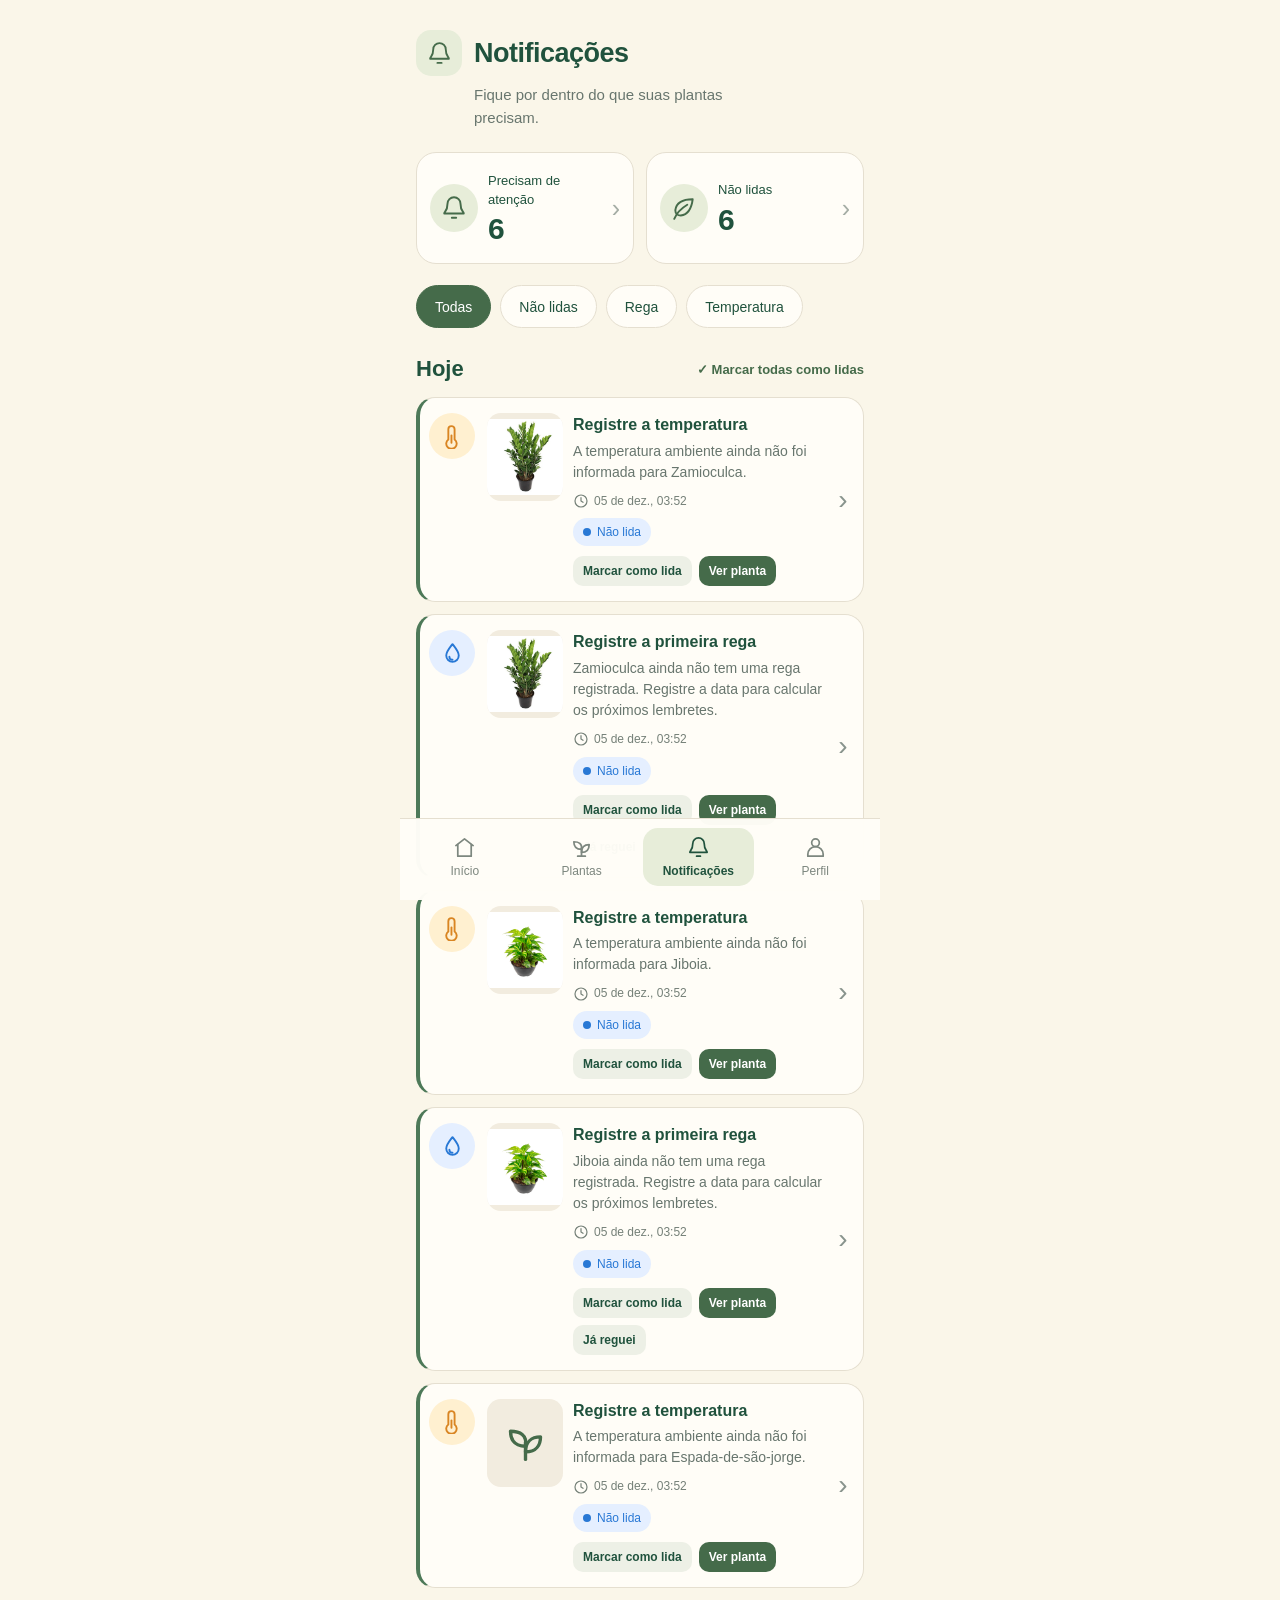
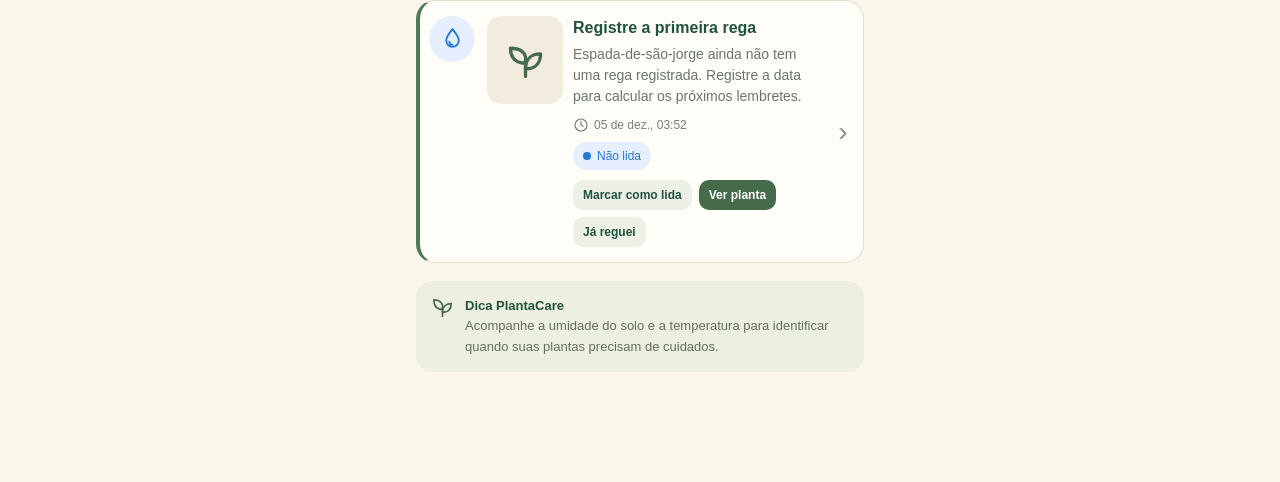
<file: screens/notificacoes.html>
<!DOCTYPE html>
<html lang="pt-BR">
<head>
<meta charset="UTF-8">
<meta name="viewport" content="width=device-width, initial-scale=1.0">
<meta name="theme-color" content="#faf6e9">
<title>Notificações | PlantaCare</title>

<style>
:root {
    --fundo: #faf6e9;
    --verde: #456b4a;
    --verde-escuro: #20523d;
    --texto: #304238;
    --secundario: #68766e;
    --borda: #e5dfd0;
    --cartao: #fffdf7;
    --verde-claro: #e7edd9;
    --azul-claro: #e5efff;
    --azul: #2878d5;
    --amarelo-claro: #fff0d0;
    --laranja: #d98522;
    --vermelho-claro: #fce8e2;
    --vermelho: #bf5140;
}

* {
    box-sizing: border-box;
    margin: 0;
    padding: 0;
}

body {
    font-family: Arial, Helvetica, sans-serif;
    background: var(--fundo);
    color: var(--texto);
    -webkit-font-smoothing: antialiased;
}

button {
    font: inherit;
    cursor: pointer;
    -webkit-tap-highlight-color: transparent;
}

.app {
    width: 100%;
    max-width: 480px;
    min-height: 100vh;
    margin: 0 auto;
    padding: 30px 16px 110px;
}

/* CABEÇALHO */

.cabecalho {
    margin-bottom: 23px;
}

.titulo-linha {
    display: flex;
    align-items: center;
    gap: 12px;
}

.icone-cabecalho {
    width: 46px;
    height: 46px;
    flex-shrink: 0;
    display: grid;
    place-items: center;
    border-radius: 15px;
    background: var(--verde-claro);
    color: var(--verde);
}

.icone-cabecalho svg {
    width: 25px;
    height: 25px;
}

.cabecalho h1 {
    color: var(--verde-escuro);
    font-size: 27px;
    line-height: 1.2;
    font-weight: 700;
    letter-spacing: -0.5px;
}

.subtitulo {
    margin: 8px 0 0 58px;
    max-width: 300px;
    color: var(--secundario);
    font-size: 15px;
    line-height: 1.5;
}

/* RESUMO */

.resumo {
    display: grid;
    grid-template-columns: repeat(2, minmax(0, 1fr));
    gap: 12px;
    margin-bottom: 20px;
}

.card-resumo {
    min-width: 0;
    min-height: 112px;
    display: flex;
    align-items: center;
    gap: 10px;
    padding: 13px;
    text-align: left;
    border: 1px solid var(--borda);
    border-radius: 20px;
    background: var(--cartao);
    color: var(--texto);
}

.resumo-icone {
    width: 48px;
    height: 48px;
    flex-shrink: 0;
    display: grid;
    place-items: center;
    border-radius: 50%;
    background: var(--verde-claro);
    color: var(--verde);
}

.resumo-icone svg {
    width: 26px;
    height: 26px;
}

.resumo-texto {
    flex: 1;
    min-width: 0;
}

.resumo-texto p {
    font-size: 13px;
    line-height: 1.4;
    color: var(--verde-escuro);
}

.resumo-texto strong {
    display: block;
    margin-top: 5px;
    color: var(--verde-escuro);
    font-size: 30px;
    line-height: 1;
}

.seta-resumo {
    color: #a5ada5;
    font-size: 25px;
}

/* SOMENTE QUATRO FILTROS */

.filtros {
    display: flex;
    gap: 9px;
    overflow-x: auto;
    padding: 1px 0 5px;
    margin-bottom: 23px;
    scrollbar-width: none;
}

.filtros::-webkit-scrollbar {
    display: none;
}

.filtro {
    flex-shrink: 0;
    min-height: 43px;
    padding: 10px 18px;
    border: 1px solid var(--borda);
    border-radius: 25px;
    background: var(--cartao);
    color: var(--verde-escuro);
    font-size: 14px;
    white-space: nowrap;
    transition: background .2s, color .2s;
}

.filtro.ativo {
    background: var(--verde);
    color: white;
    border-color: var(--verde);
}

/* TÍTULO DA LISTA */

.topo-lista {
    display: flex;
    align-items: center;
    justify-content: space-between;
    gap: 10px;
    margin-bottom: 15px;
}

.topo-lista h2 {
    color: var(--verde-escuro);
    font-size: 22px;
}

.marcar-todas {
    border: none;
    background: transparent;
    color: var(--verde);
    font-size: 13px;
    font-weight: 600;
}

/* NOTIFICAÇÕES */

.lista {
    display: flex;
    flex-direction: column;
    gap: 12px;
}

.notificacao {
    display: grid;
    grid-template-columns: 48px 76px minmax(0, 1fr) 16px;
    align-items: start;
    gap: 10px;
    padding: 15px 12px;
    border: 1px solid var(--borda);
    border-radius: 19px;
    background: var(--cartao);
}

.notificacao.nao-lida {
    border-left: 4px solid #4d7958;
    padding-left: 9px;
}

.icone-notificacao {
    width: 46px;
    height: 46px;
    display: grid;
    place-items: center;
    border-radius: 50%;
    background: var(--verde-claro);
    color: var(--verde);
}

.icone-notificacao svg {
    width: 25px;
    height: 25px;
}

.tipo-agua .icone-notificacao,
.tipo-umidade .icone-notificacao {
    background: var(--azul-claro);
    color: var(--azul);
}

.tipo-temperatura .icone-notificacao {
    background: var(--amarelo-claro);
    color: var(--laranja);
}

.tipo-alerta .icone-notificacao {
    background: var(--vermelho-claro);
    color: var(--vermelho);
}

.foto-planta {
    width: 76px;
    height: 88px;
    overflow: hidden;
    display: grid;
    place-items: center;
    border-radius: 14px;
    background: #f2ecdf;
}

.foto-planta img {
    width: 100%;
    height: 100%;
    object-fit: contain;
}

.foto-fallback {
    width: 100%;
    height: 100%;
    display: grid;
    place-items: center;
    color: var(--verde);
    background: #f2ecdf;
}

.foto-fallback svg {
    width: 45px;
    height: 45px;
}

.conteudo-notificacao {
    min-width: 0;
}

.titulo-notificacao {
    margin: 1px 0 5px;
    color: var(--verde-escuro);
    font-size: 16px;
    font-weight: 700;
    line-height: 1.35;
    overflow-wrap: anywhere;
}

.mensagem-notificacao {
    color: var(--secundario);
    font-size: 14px;
    line-height: 1.5;
    overflow-wrap: anywhere;
}

.data-notificacao {
    display: flex;
    align-items: center;
    gap: 5px;
    margin-top: 10px;
    color: #758078;
    font-size: 12px;
    line-height: 1.4;
}

.data-notificacao svg {
    width: 16px;
    height: 16px;
    flex-shrink: 0;
}

.situacao {
    display: inline-flex;
    align-items: center;
    gap: 6px;
    margin-top: 9px;
    padding: 7px 10px;
    border-radius: 20px;
    background: var(--azul-claro);
    color: var(--azul);
    font-size: 12px;
    white-space: nowrap;
}

.situacao.lida {
    background: #e7f0dc;
    color: #397749;
}

.ponto {
    width: 8px;
    height: 8px;
    flex-shrink: 0;
    border-radius: 50%;
    background: currentColor;
}

.seta-notificacao {
    align-self: center;
    padding: 0;
    border: none;
    background: transparent;
    color: #89948d;
    font-size: 28px;
}

.acoes-notificacao {
    display: flex;
    flex-wrap: wrap;
    gap: 7px;
    margin-top: 10px;
}

.btn-acao {
    padding: 8px 10px;
    border: none;
    border-radius: 10px;
    background: #edf0e6;
    color: var(--verde-escuro);
    font-size: 12px;
    font-weight: 600;
}

.btn-acao.principal {
    background: var(--verde);
    color: white;
}

/* ESTADO VAZIO */

.vazio {
    padding: 30px 20px;
    text-align: center;
    border: 1px solid var(--borda);
    border-radius: 19px;
    background: var(--cartao);
}

.vazio-icone {
    width: 52px;
    height: 52px;
    margin: 0 auto 12px;
    display: grid;
    place-items: center;
    border-radius: 50%;
    background: var(--verde-claro);
    color: var(--verde);
}

.vazio-icone svg {
    width: 27px;
    height: 27px;
}

.vazio h3 {
    margin-bottom: 8px;
    color: var(--verde-escuro);
    font-size: 17px;
}

.vazio p {
    color: var(--secundario);
    font-size: 14px;
    line-height: 1.6;
}

/* DICA */

.dica {
    display: flex;
    align-items: flex-start;
    gap: 11px;
    margin-top: 18px;
    padding: 15px;
    border-radius: 17px;
    background: #edf0df;
    color: #62705e;
    font-size: 13px;
    line-height: 1.55;
}

.dica-icone {
    flex-shrink: 0;
    color: var(--verde);
}

.dica-icone svg {
    width: 23px;
    height: 23px;
}

.dica strong {
    color: var(--verde-escuro);
}

/* MENU INFERIOR */

.navegacao {
    position: fixed;
    z-index: 10;
    left: 50%;
    bottom: 0;
    transform: translateX(-50%);
    width: 100%;
    max-width: 480px;
    min-height: 82px;
    display: flex;
    align-items: center;
    justify-content: space-around;
    gap: 5px;
    padding: 7px 9px 12px;
    border-top: 1px solid var(--borda);
    background: rgba(255,253,247,.98);
}

.item-nav {
    flex: 1;
    min-width: 0;
    min-height: 58px;
    display: flex;
    flex-direction: column;
    align-items: center;
    justify-content: center;
    gap: 5px;
    border: none;
    border-radius: 15px;
    background: transparent;
    color: #7d877f;
    font-size: 12px;
}

.item-nav svg {
    width: 23px;
    height: 23px;
}

.item-nav.ativo {
    background: var(--verde-claro);
    color: var(--verde-escuro);
    font-weight: 700;
}

/* MENSAGEM TEMPORÁRIA */

.aviso-flutuante {
    position: fixed;
    z-index: 30;
    top: 15px;
    left: 50%;
    transform: translateX(-50%);
    width: calc(100% - 30px);
    max-width: 430px;
    padding: 14px 16px;
    border-radius: 13px;
    background: var(--verde-escuro);
    color: white;
    font-size: 14px;
    line-height: 1.4;
    box-shadow: 0 5px 20px #0002;
}

[hidden] {
    display: none !important;
}

@media (max-width: 390px) {
    .app {
        padding: 25px 12px 105px;
    }

    .cabecalho h1 {
        font-size: 25px;
    }

    .subtitulo {
        font-size: 14px;
    }

    .card-resumo {
        gap: 8px;
        padding: 10px;
    }

    .resumo-icone {
        width: 41px;
        height: 41px;
    }

    .resumo-texto p {
        font-size: 12px;
    }

    .notificacao {
        grid-template-columns: 39px 63px minmax(0, 1fr) 12px;
        gap: 7px;
        padding: 12px 8px;
    }

    .notificacao.nao-lida {
        padding-left: 5px;
    }

    .icone-notificacao {
        width: 38px;
        height: 38px;
    }

    .foto-planta {
        width: 63px;
        height: 76px;
    }

    .titulo-notificacao {
        font-size: 14px;
    }

    .mensagem-notificacao {
        font-size: 13px;
    }

    .situacao {
        font-size: 11px;
        padding: 6px 8px;
    }
}
</style>
</head>

<body>

<main class="app">

    <header class="cabecalho">
        <div class="titulo-linha">
            <div class="icone-cabecalho" aria-hidden="true">
                <svg viewBox="0 0 24 24" fill="none"
                     stroke="currentColor" stroke-width="1.8"
                     stroke-linecap="round" stroke-linejoin="round">
                    <path d="M18 8a6 6 0 0 0-12 0c0 7-3 7-3 9h18c0-2-3-2-3-9"/>
                    <path d="M10 21h4"/>
                </svg>
            </div>
            <h1>Notificações</h1>
        </div>
        <p class="subtitulo">
            Fique por dentro do que suas plantas precisam.
        </p>
    </header>

    <section class="resumo">
        <button class="card-resumo" id="cardAtencao" type="button">
            <span class="resumo-icone" aria-hidden="true">
                <svg viewBox="0 0 24 24" fill="none"
                     stroke="currentColor" stroke-width="1.8"
                     stroke-linecap="round" stroke-linejoin="round">
                    <path d="M18 8a6 6 0 0 0-12 0c0 7-3 7-3 9h18c0-2-3-2-3-9"/>
                    <path d="M10 21h4"/>
                </svg>
            </span>
            <span class="resumo-texto">
                <p>Precisam de atenção</p>
                <strong id="totalAtencao">0</strong>
            </span>
            <span class="seta-resumo" aria-hidden="true">›</span>
        </button>

        <button class="card-resumo" id="cardNaoLidas" type="button">
            <span class="resumo-icone" aria-hidden="true">
                <svg viewBox="0 0 24 24" fill="none"
                     stroke="currentColor" stroke-width="1.8"
                     stroke-linecap="round" stroke-linejoin="round">
                    <path d="M20 4C11 4 5 7 4 14c0 3 2 5 5 5 7-1 10-7 11-15Z"/>
                    <path d="M3 22c3-7 7-10 12-13"/>
                </svg>
            </span>
            <span class="resumo-texto">
                <p>Não lidas</p>
                <strong id="totalNaoLidas">0</strong>
            </span>
            <span class="seta-resumo" aria-hidden="true">›</span>
        </button>
    </section>

    <section class="filtros" aria-label="Filtrar notificações">
        <button class="filtro ativo" data-filtro="todas" type="button">Todas</button>
        <button class="filtro" data-filtro="nao-lidas" type="button">Não lidas</button>
        <button class="filtro" data-filtro="agua" type="button">Rega</button>
        <button class="filtro" data-filtro="temperatura" type="button">Temperatura</button>
    </section>

    <section>
        <div class="topo-lista">
            <h2 id="tituloLista">Hoje</h2>
            <button class="marcar-todas" id="marcarTodas" type="button">
                ✓ Marcar todas como lidas
            </button>
        </div>

        <div class="lista" id="listaNotificacoes" aria-live="polite"></div>
    </section>

    <aside class="dica">
        <span class="dica-icone" aria-hidden="true">
            <svg viewBox="0 0 24 24" fill="none"
                 stroke="currentColor" stroke-width="1.8"
                 stroke-linecap="round" stroke-linejoin="round">
                <path d="M12 21v-9"/>
                <path d="M12 14C4 14 3 8 3 4c7 0 10 4 9 10Z"/>
                <path d="M12 17c0-6 4-9 9-9 0 5-2 9-9 9Z"/>
            </svg>
        </span>
        <p>
            <strong>Dica PlantaCare</strong><br>
            Acompanhe a umidade do solo e a temperatura para identificar
            quando suas plantas precisam de cuidados.
        </p>
    </aside>

</main>

<nav class="navegacao" aria-label="Navegação principal">
    <button class="item-nav" id="navInicio" type="button">
        <svg viewBox="0 0 24 24" fill="none"
             stroke="currentColor" stroke-width="1.8"
             stroke-linecap="round" stroke-linejoin="round">
            <path d="m3 10 9-7 9 7"/>
            <path d="M5 9v12h14V9"/>
        </svg>
        <span>Início</span>
    </button>

    <button class="item-nav" id="navPlantas" type="button">
        <svg viewBox="0 0 24 24" fill="none"
             stroke="currentColor" stroke-width="1.8"
             stroke-linecap="round" stroke-linejoin="round">
            <path d="M12 21v-8"/>
            <path d="M12 14C5 14 4 9 4 6c5 0 9 2 8 8Z"/>
            <path d="M12 17c0-5 3-8 8-8 0 4-2 8-8 8Z"/>
            <path d="M8 21h8"/>
        </svg>
        <span>Plantas</span>
    </button>

    <button class="item-nav ativo" type="button" aria-current="page">
        <svg viewBox="0 0 24 24" fill="none"
             stroke="currentColor" stroke-width="1.8"
             stroke-linecap="round" stroke-linejoin="round">
            <path d="M18 8a6 6 0 0 0-12 0c0 7-3 7-3 9h18c0-2-3-2-3-9"/>
            <path d="M10 21h4"/>
        </svg>
        <span>Notificações</span>
    </button>

    <button class="item-nav" id="navPerfil" type="button">
        <svg viewBox="0 0 24 24" fill="none"
             stroke="currentColor" stroke-width="1.8"
             stroke-linecap="round" stroke-linejoin="round">
            <circle cx="12" cy="7" r="4"/>
            <path d="M4 21v-2a8 8 0 0 1 16 0v2Z"/>
        </svg>
        <span>Perfil</span>
    </button>
</nav>

<script>
"use strict";

const CHAVE_PLANTAS = "plantasUsuario";
const CHAVE_AVISOS = "notificacoesPlantaCare";
const CHAVE_TEMP_ANTIGA = "temperaturaAmbientePlantaCare";
const CHAVE_CONHECIDAS = "plantaCarePlantasConhecidas";

let filtroAtual = "todas";

function ler(chave, padrao) {
    try {
        const valor = JSON.parse(localStorage.getItem(chave));
        return valor == null ? padrao : valor;
    } catch {
        return padrao;
    }
}

function plantasAtuais() {
    const dados = ler(CHAVE_PLANTAS, []);
    return Array.isArray(dados) ? dados : [];
}

function lerAvisos() {
    const dados = ler(CHAVE_AVISOS, []);
    return Array.isArray(dados) ? dados : [];
}

function salvarAvisos(avisos) {
    localStorage.setItem(CHAVE_AVISOS, JSON.stringify(avisos));
}

function idPlanta(planta) {
    return String(planta.id ?? planta.nome ?? planta.especie ?? "");
}

function nomePlanta(planta) {
    return planta.nome || planta.especie || "Sua planta";
}

function normalizar(texto) {
    return String(texto || "")
        .normalize("NFD")
        .replace(/[\u0300-\u036f]/g, "")
        .toLowerCase();
}

/* IMAGENS: mantenha os caminhos usados no seu projeto */

function caminhoImagem(planta) {
    const especie = normalizar(planta.especie || planta.nome);

    if (especie.includes("jiboia")) return "../images/jiboia.png";
    if (especie.includes("espada de sao jorge")) {
        return "../images/espada-sao-jorge.png";
    }
    if (especie.includes("zamioculca")) {
        return "../images/zamioculca.png";
    }
    if (especie.includes("samambaia")) return "../images/samambaia.png";
    if (especie.includes("lirio")) return "../images/lirio-da-paz.png";
    if (especie.includes("cacto")) return "../images/cacto.png";
    if (especie.includes("suculenta")) return "../images/suculenta.png";

    return "";
}

function dataFormatada(valor) {
    const data = new Date(valor);

    if (Number.isNaN(data.getTime())) return "";

    return data.toLocaleDateString("pt-BR", {
        day: "2-digit",
        month: "short"
    }) + ", " + data.toLocaleTimeString("pt-BR", {
        hour: "2-digit",
        minute: "2-digit"
    });
}

/* TEMPERATURA */

function temperaturaDa(planta) {
    const valor = planta.temperaturaAmbiente;

    if (
        valor !== undefined && valor !== null && valor !== "" &&
        Number.isFinite(Number(valor)) &&
        Number(valor) >= -20 && Number(valor) <= 70
    ) {
        return Number(valor);
    }

    const antiga = ler(CHAVE_TEMP_ANTIGA, null);

    if (antiga && typeof antiga === "object") {
        if (
            antiga.plantaId != null &&
            String(antiga.plantaId) !== idPlanta(planta)
        ) {
            return null;
        }

        const temperatura = Number(antiga.temperatura);

        if (
            Number.isFinite(temperatura) &&
            temperatura >= -20 && temperatura <= 70
        ) {
            return temperatura;
        }
    }

    return null;
}

/* FAIXAS APROXIMADAS DE TEMPERATURA */

function limitesTemperatura(planta) {
    const especie = normalizar(planta.especie || planta.nome);

    if (especie.includes("samambaia")) return { min: 15, max: 27 };
    if (especie.includes("lirio da paz")) return { min: 18, max: 28 };
    if (especie.includes("jiboia")) return { min: 18, max: 30 };
    if (especie.includes("zamioculca")) return { min: 18, max: 30 };
    if (especie.includes("espada de sao jorge")) return { min: 15, max: 32 };
    if (especie.includes("cacto")) return { min: 15, max: 35 };
    if (especie.includes("suculenta")) return { min: 15, max: 35 };

    return { min: 18, max: 30 };
}

/* REGA */

function intervaloPadrao(especie) {
    const nome = normalizar(especie);

    if (
        nome.includes("cacto") ||
        nome.includes("suculenta") ||
        nome.includes("espada de sao jorge") ||
        nome.includes("zamioculca")
    ) return 10;

    if (nome.includes("samambaia") || nome.includes("lirio")) return 3;

    return 5;
}

function estadoRega(planta) {
    if (!planta.ultimaRega) {
        return { precisa: true, primeira: true };
    }

    const ultima = new Date(planta.ultimaRega);

    if (Number.isNaN(ultima.getTime())) {
        return { precisa: true, primeira: true };
    }

    const intervalo = Number(planta.intervaloRega) ||
        intervaloPadrao(planta.especie);

    const proxima = new Date(ultima);
    proxima.setDate(proxima.getDate() + intervalo);

    const hoje = new Date();
    hoje.setHours(0, 0, 0, 0);
    proxima.setHours(0, 0, 0, 0);

    const dias = Math.ceil((proxima - hoje) / 86400000);

    return { precisa: dias <= 0, primeira: false, dias };
}

/* ÍCONES VETORIAIS */

function svgIcone(tipo) {
    const inicio = '<svg viewBox="0 0 24 24" fill="none" stroke="currentColor" stroke-width="1.8" stroke-linecap="round" stroke-linejoin="round" aria-hidden="true">';
    const fim = '</svg>';

    const desenhos = {
        agua: '<path d="M12 3C9 7 6 10 6 14a6 6 0 0 0 12 0c0-4-3-7-6-11Z"/><path d="M9 15a3 3 0 0 0 3 3"/>',
        temperatura: '<path d="M14 14.8V5a3 3 0 0 0-6 0v9.8a5 5 0 1 0 6 0Z"/><path d="M11 11v7"/>',
        umidade: '<path d="M12 3C9 7 6 10 6 14a6 6 0 0 0 12 0c0-4-3-7-6-11Z"/><path d="M9 15a3 3 0 0 0 3 3"/>',
        alerta: '<path d="M12 3 2.8 20h18.4L12 3Z"/><path d="M12 9v5"/><path d="M12 17h.01"/>',
        cadastro: '<path d="M12 21v-9"/><path d="M12 14C5 14 4 9 4 6c5 0 9 2 8 8Z"/><path d="M12 17c0-5 3-8 8-8 0 4-2 8-8 8Z"/>',
        sino: '<path d="M18 8a6 6 0 0 0-12 0c0 7-3 7-3 9h18c0-2-3-2-3-9"/><path d="M10 21h4"/>',
        planta: '<path d="M12 21v-9"/><path d="M12 14C5 14 4 9 4 6c5 0 9 2 8 8Z"/><path d="M12 17c0-5 3-8 8-8 0 4-2 8-8 8Z"/>',
        relogio: '<circle cx="12" cy="12" r="9"/><path d="M12 7v5l3 2"/>',
        folha: '<path d="M20 4C11 4 5 7 4 14c0 3 2 5 5 5 7-1 10-7 11-15Z"/><path d="M3 22c3-7 7-10 12-13"/>'
    };

    return inicio + (desenhos[tipo] || desenhos.planta) + fim;
}

/* GERAÇÃO E ATUALIZAÇÃO DOS ALERTAS */

function sincronizarAvisos() {
    const plantas = plantasAtuais();
    let avisos = lerAvisos();
    const agora = new Date().toISOString();
    const idsAtivos = new Set();

    function adicionar(aviso) {
        const existente = avisos.find(
            item => String(item.id) === String(aviso.id)
        );

        if (existente) {
            existente.titulo = aviso.titulo;
            existente.mensagem = aviso.mensagem;
            existente.categoria = aviso.categoria;
            existente.plantaId = aviso.plantaId;
            existente.imagem = aviso.imagem;
            existente.icone = aviso.icone;
        } else {
            avisos.unshift({
                ...aviso,
                data: agora,
                lida: false
            });
        }

        idsAtivos.add(String(aviso.id));
    }

    plantas.forEach(planta => {
        const id = idPlanta(planta);
        if (!id) return;

        const nome = nomePlanta(planta);
        const imagem = caminhoImagem(planta);

        // REGA
        const rega = estadoRega(planta);

        if (rega.precisa) {
            adicionar({
                id: "agua-" + id,
                categoria: "agua",
                plantaId: id,
                imagem,
                icone: "agua",
                titulo: rega.primeira
                    ? "Registre a primeira rega"
                    : "Verifique a próxima rega",
                mensagem: rega.primeira
                    ? nome + " ainda não tem uma rega registrada. Registre a data para calcular os próximos lembretes."
                    : nome + " chegou à data prevista para a rega. Confira a umidade do solo antes de regar."
            });
        }

        // TEMPERATURA: AVISO QUANDO ESTÁ FORA DA FAIXA
        const temperatura = temperaturaDa(planta);
        const limites = limitesTemperatura(planta);

        if (temperatura === null) {
            adicionar({
                id: "temperatura-" + id,
                categoria: "temperatura",
                plantaId: id,
                imagem,
                icone: "temperatura",
                titulo: "Registre a temperatura",
                mensagem: "A temperatura ambiente ainda não foi informada para " + nome + "."
            });
        } else if (
            temperatura < limites.min ||
            temperatura > limites.max
        ) {
            const abaixo = temperatura < limites.min;

            adicionar({
                id: "temperatura-" + id,
                categoria: "temperatura",
                plantaId: id,
                imagem,
                icone: "temperatura",
                titulo: abaixo
                    ? "Temperatura abaixo do ideal"
                    : "Temperatura acima do ideal",
                mensagem: nome + " está em " + temperatura +
                    "°C. A faixa de referência aproximada desta espécie é de " +
                    limites.min + "°C a " + limites.max +
                    "°C. Confira as condições do ambiente."
            });
        }

        /*
         * UMIDADE DO SOLO:
         * até 35% = baixa;
         * de 36% a 79% = faixa de observação;
         * 80% ou mais = alta.
         *
         * São limites gerais de alerta. O ideal real depende da espécie,
         * do substrato e do sensor utilizado.
         */
        const umidade = planta.umidade;

        if (
            umidade !== undefined &&
            umidade !== null &&
            umidade !== "" &&
            Number.isFinite(Number(umidade)) &&
            Number(umidade) >= 0 &&
            Number(umidade) <= 100
        ) {
            const valor = Number(umidade);

            if (valor <= 35) {
                adicionar({
                    id: "umidade-" + id,
                    categoria: "umidade",
                    plantaId: id,
                    imagem,
                    icone: "umidade",
                    titulo: "Umidade do solo baixa",
                    mensagem: "O solo da " + nome + " está com " +
                        valor + "% de umidade. Confira o substrato e as necessidades da espécie antes de regar."
                });
            } else if (valor >= 80) {
                adicionar({
                    id: "umidade-" + id,
                    categoria: "umidade",
                    plantaId: id,
                    imagem,
                    icone: "alerta",
                    titulo: "Umidade do solo muito alta",
                    mensagem: "O solo da " + nome + " está com " +
                        valor + "% de umidade. Verifique a drenagem e evite regar novamente enquanto o substrato estiver encharcado."
                });
            }
        }
    });

    /*
     * Remove alertas automáticos quando a condição deixa de existir.
     * Mantém avisos de cadastro e outras notificações não automáticas.
     */
    avisos = avisos.filter(aviso => {
        const id = String(aviso.id || "");

        if (
            id.startsWith("agua-") ||
            id.startsWith("temperatura-") ||
            id.startsWith("umidade-")
        ) {
            return idsAtivos.has(id);
        }

        if (aviso.plantaId !== undefined) {
            return plantas.some(
                planta => idPlanta(planta) === String(aviso.plantaId)
            );
        }

        return true;
    });

    // AVISO DE PLANTA NOVA
    const idsAtuais = plantas.map(idPlanta);
    const anteriores = ler(CHAVE_CONHECIDAS, null);

    if (Array.isArray(anteriores)) {
        idsAtuais.forEach(id => {
            if (!anteriores.includes(id)) {
                const planta = plantas.find(
                    item => idPlanta(item) === id
                );

                if (!planta) return;

                const idAviso = "cadastro-" + id;

                if (!avisos.some(item => item.id === idAviso)) {
                    avisos.unshift({
                        id: idAviso,
                        categoria: "cadastro",
                        plantaId: id,
                        imagem: caminhoImagem(planta),
                        icone: "cadastro",
                        titulo: "Nova planta cadastrada",
                        mensagem: nomePlanta(planta) +
                            " foi adicionada ao seu jardim. Confira os cuidados necessários.",
                        data: agora,
                        lida: false
                    });
                }
            }
        });
    }

    localStorage.setItem(CHAVE_CONHECIDAS, JSON.stringify(idsAtuais));

    avisos = avisos.slice(0, 100);
    salvarAvisos(avisos);

    return avisos;
}

/* AÇÕES */

function mostrarMensagem(texto) {
    document.querySelector(".aviso-flutuante")?.remove();

    const caixa = document.createElement("div");
    caixa.className = "aviso-flutuante";
    caixa.setAttribute("role", "status");
    caixa.textContent = texto;

    document.body.appendChild(caixa);
    setTimeout(() => caixa.remove(), 2800);
}

function marcarLida(id) {
    const avisos = lerAvisos();
    const aviso = avisos.find(
        item => String(item.id) === String(id)
    );

    if (aviso) {
        aviso.lida = true;
        salvarAvisos(avisos);
    }

    renderizar();
}

function abrirPlanta(id) {
    localStorage.setItem("plantaSelecionada", String(id));
    window.location.href = "monitoramento.html";
}

function registrarRega(id, idAviso) {
    const plantas = plantasAtuais();
    const planta = plantas.find(
        item => idPlanta(item) === String(id)
    );

    if (!planta) {
        mostrarMensagem("Não foi possível localizar a planta.");
        return;
    }

    const agora = new Date().toISOString();

    planta.ultimaRega = agora;

    if (!Array.isArray(planta.historicoRegas)) {
        planta.historicoRegas = [];
    }

    planta.historicoRegas.push(agora);

    localStorage.setItem(CHAVE_PLANTAS, JSON.stringify(plantas));

    const avisos = lerAvisos();
    const aviso = avisos.find(
        item => String(item.id) === String(idAviso)
    );

    if (aviso) {
        aviso.lida = true;
        salvarAvisos(avisos);
    }

    renderizar();
    mostrarMensagem("Rega registrada com sucesso!");
}

function criarBotao(texto, acao, principal = false) {
    const botao = document.createElement("button");
    botao.type = "button";
    botao.className = "btn-acao" + (principal ? " principal" : "");
    botao.textContent = texto;
    botao.addEventListener("click", acao);
    return botao;
}

/* CARD DE NOTIFICAÇÃO */

function criarCard(aviso) {
    const card = document.createElement("article");
    card.className =
        "notificacao tipo-" + aviso.categoria +
        (aviso.lida ? "" : " nao-lida");

    const icone = document.createElement("div");
    icone.className = "icone-notificacao";
    icone.innerHTML = svgIcone(aviso.icone || "planta");

    const foto = document.createElement("div");
    foto.className = "foto-planta";

    if (aviso.imagem) {
        const img = document.createElement("img");
        img.src = aviso.imagem;
        img.alt = "Planta relacionada à notificação";
        img.loading = "lazy";

        img.onerror = () => {
            foto.innerHTML = "";
            const fallback = document.createElement("div");
            fallback.className = "foto-fallback";
            fallback.innerHTML = svgIcone("planta");
            foto.appendChild(fallback);
        };

        foto.appendChild(img);
    } else {
        const fallback = document.createElement("div");
        fallback.className = "foto-fallback";
        fallback.innerHTML = svgIcone("planta");
        foto.appendChild(fallback);
    }

    const conteudo = document.createElement("div");
    conteudo.className = "conteudo-notificacao";

    const titulo = document.createElement("h3");
    titulo.className = "titulo-notificacao";
    titulo.textContent = aviso.titulo || "Aviso PlantaCare";

    const mensagem = document.createElement("p");
    mensagem.className = "mensagem-notificacao";
    mensagem.textContent = aviso.mensagem || "";

    const data = document.createElement("p");
    data.className = "data-notificacao";
    data.innerHTML = svgIcone("relogio");

    const textoData = document.createElement("span");
    textoData.textContent = dataFormatada(aviso.data);
    data.appendChild(textoData);

    const situacao = document.createElement("span");
    situacao.className =
        "situacao" + (aviso.lida ? " lida" : "");

    const ponto = document.createElement("span");
    ponto.className = "ponto";

    const estado = document.createElement("span");
    estado.textContent = aviso.lida ? "Lida" : "Não lida";

    situacao.append(ponto, estado);
    conteudo.append(titulo, mensagem, data, situacao);

    const acoes = document.createElement("div");
    acoes.className = "acoes-notificacao";

    if (!aviso.lida) {
        acoes.appendChild(
            criarBotao("Marcar como lida", () => marcarLida(aviso.id))
        );
    }

    if (aviso.plantaId) {
        acoes.appendChild(
            criarBotao("Ver planta", () => abrirPlanta(aviso.plantaId), true)
        );
    }

    if (aviso.categoria === "agua" && aviso.plantaId) {
        acoes.appendChild(
            criarBotao("Já reguei", () =>
                registrarRega(aviso.plantaId, aviso.id)
            )
        );
    }

    if (acoes.children.length > 0) {
        conteudo.appendChild(acoes);
    }

    const seta = document.createElement("button");
    seta.type = "button";
    seta.className = "seta-notificacao";
    seta.textContent = "›";
    seta.setAttribute("aria-label", "Abrir notificação");

    seta.addEventListener("click", () => {
        if (aviso.plantaId) {
            abrirPlanta(aviso.plantaId);
        } else if (!aviso.lida) {
            marcarLida(aviso.id);
        }
    });

    card.append(icone, foto, conteudo, seta);
    return card;
}

/* LISTA E CONTADORES */

function renderizar() {
    const plantas = plantasAtuais();
    const avisos = sincronizarAvisos();

    const regasPendentes = plantas.filter(
        planta => estadoRega(planta).precisa
    ).length;

    const temperaturasPendentes = plantas.filter(planta => {
        const temperatura = temperaturaDa(planta);
        const limites = limitesTemperatura(planta);

        return temperatura === null ||
            temperatura < limites.min ||
            temperatura > limites.max;
    }).length;

    const umidadesPendentes = plantas.filter(planta => {
        const valor = planta.umidade;

        return valor !== undefined &&
            valor !== null &&
            valor !== "" &&
            Number.isFinite(Number(valor)) &&
            (Number(valor) <= 35 || Number(valor) >= 80);
    }).length;

    const naoLidas = avisos.filter(aviso => !aviso.lida);

    document.getElementById("totalAtencao").textContent =
        regasPendentes + temperaturasPendentes + umidadesPendentes;

    document.getElementById("totalNaoLidas").textContent =
        naoLidas.length;

    let filtradas = avisos.filter(aviso => {
        if (filtroAtual === "nao-lidas") return !aviso.lida;

        if (filtroAtual === "agua") {
            return aviso.categoria === "agua";
        }

        if (filtroAtual === "temperatura") {
            return aviso.categoria === "temperatura" ||
                   aviso.categoria === "umidade" ||
                   aviso.categoria === "alerta";
        }

        return true;
    });

    filtradas.sort(
        (a, b) => new Date(b.data || 0) - new Date(a.data || 0)
    );

    const titulos = {
        "todas": "Hoje",
        "nao-lidas": "Não lidas",
        "agua": "Rega",
        "temperatura": "Temperatura"
    };

    document.getElementById("tituloLista").textContent =
        titulos[filtroAtual];

    document.getElementById("marcarTodas").hidden =
        naoLidas.length === 0;

    const lista = document.getElementById("listaNotificacoes");
    lista.innerHTML = "";

    if (filtradas.length === 0) {
        const vazio = document.createElement("div");
        vazio.className = "vazio";

        const icone = document.createElement("div");
        icone.className = "vazio-icone";
        icone.innerHTML = svgIcone("folha");

        const titulo = document.createElement("h3");
        titulo.textContent = filtroAtual === "nao-lidas"
            ? "Tudo em dia!"
            : "Nenhuma notificação por aqui";

        const mensagem = document.createElement("p");
        mensagem.textContent = filtroAtual === "nao-lidas"
            ? "Você não tem notificações não lidas."
            : "Quando suas plantas precisarem de atenção, os avisos aparecerão aqui.";

        vazio.append(icone, titulo, mensagem);
        lista.appendChild(vazio);
        return;
    }

    filtradas.forEach(aviso => {
        lista.appendChild(criarCard(aviso));
    });
}

/* FILTROS */

document.querySelectorAll(".filtro").forEach(botao => {
    botao.addEventListener("click", () => {
        filtroAtual = botao.dataset.filtro;

        document.querySelectorAll(".filtro").forEach(item => {
            item.classList.toggle("ativo", item === botao);
        });

        renderizar();
    });
});

document.getElementById("cardAtencao").addEventListener("click", () => {
    filtroAtual = "todas";

    document.querySelectorAll(".filtro").forEach(botao => {
        botao.classList.toggle(
            "ativo",
            botao.dataset.filtro === "todas"
        );
    });

    renderizar();
});

document.getElementById("cardNaoLidas").addEventListener("click", () => {
    filtroAtual = "nao-lidas";

    document.querySelectorAll(".filtro").forEach(botao => {
        botao.classList.toggle(
            "ativo",
            botao.dataset.filtro === "nao-lidas"
        );
    });

    renderizar();
});

document.getElementById("marcarTodas").addEventListener("click", () => {
    const avisos = lerAvisos();
    avisos.forEach(aviso => aviso.lida = true);
    salvarAvisos(avisos);
    renderizar();
    mostrarMensagem("Todas as notificações foram marcadas como lidas.");
});

/* NAVEGAÇÃO */

document.getElementById("navInicio").addEventListener("click", () => {
    window.location.href = "inicio.html";
});

document.getElementById("navPlantas").addEventListener("click", () => {
    window.location.href = "plantas.html";
});

document.getElementById("navPerfil").addEventListener("click", () => {
    window.location.href = "perfil.html";
});

/* ATUALIZAÇÃO QUANDO OS DADOS MUDAM */

window.addEventListener("storage", evento => {
    if (
        evento.key === CHAVE_PLANTAS ||
        evento.key === CHAVE_AVISOS ||
        evento.key === CHAVE_TEMP_ANTIGA
    ) {
        renderizar();
    }
});

window.addEventListener("focus", renderizar);
window.addEventListener("pageshow", renderizar);

renderizar();
</script>

</body>
</html>
</file>
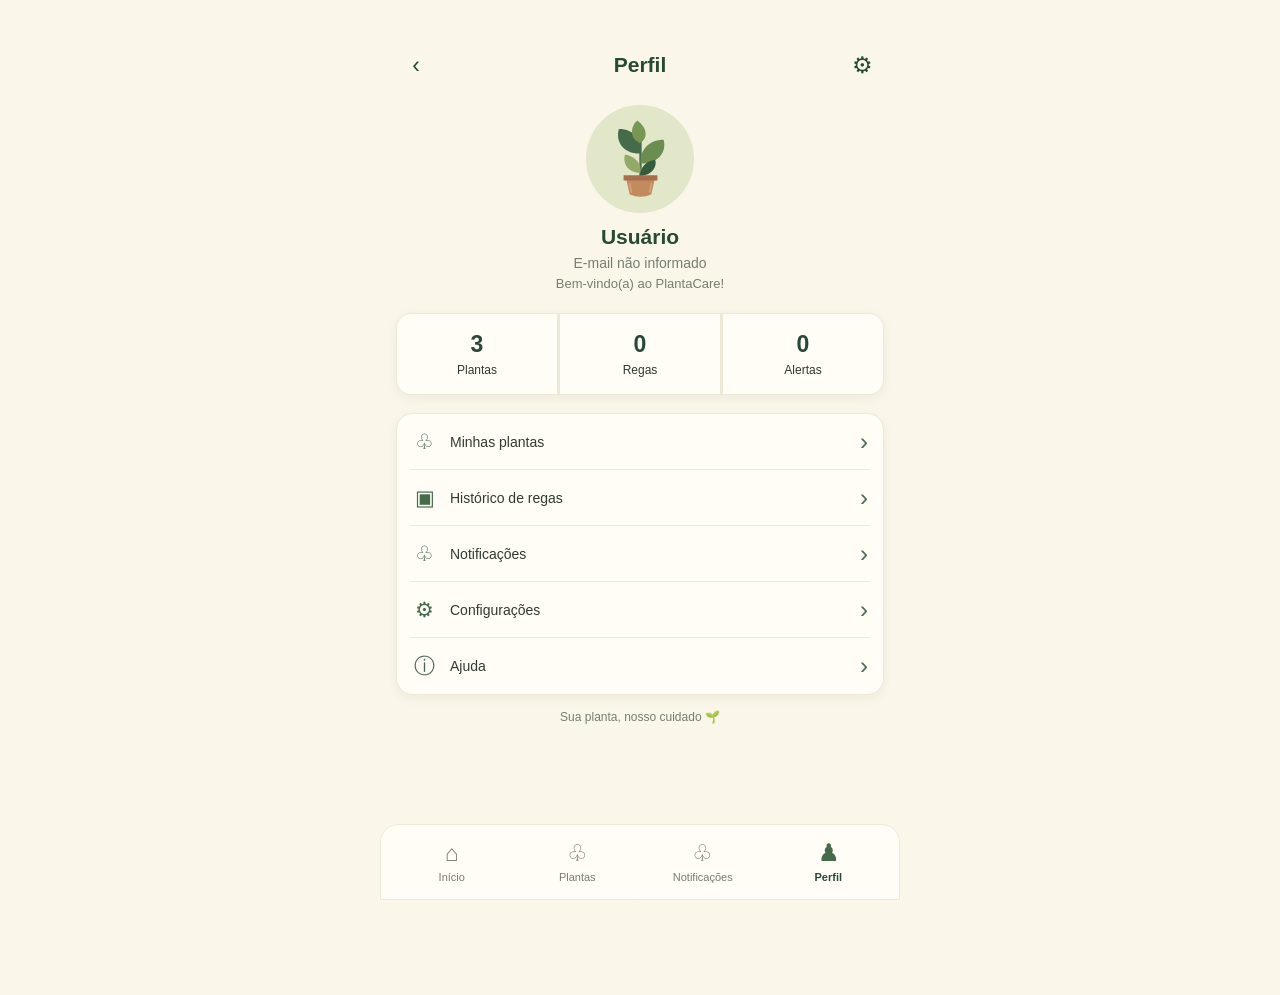
<file: screens/perfil.html>
<!DOCTYPE html>
<html lang="pt-BR">
<head>
    <meta charset="UTF-8">
    <meta name="viewport" content="width=device-width, initial-scale=1.0">
    <meta name="theme-color" content="#faf6e9">

    <title>Perfil | PlantaCare</title>

    <style>
        :root {
            --fundo: #faf6e9;
            --verde: #456b4a;
            --verde-escuro: #284a35;
            --cartao: #fffdf6;
            --texto: #303b32;
            --texto-secundario: #777d73;
            --borda: #eee8d9;
            --sombra: 0 3px 12px rgba(40, 74, 53, 0.06);
        }

        * {
            margin: 0;
            padding: 0;
            box-sizing: border-box;
        }

        body {
            min-height: 100vh;
            background: var(--fundo);
            color: var(--texto);
            font-family: Arial, Helvetica, sans-serif;
            padding-bottom: 95px;
        }

        button {
            font: inherit;
        }

        button:focus-visible,
        a:focus-visible {
            outline: 2px solid var(--verde);
            outline-offset: 3px;
        }

        .pagina {
            width: 100%;
            max-width: 520px;
            min-height: 100vh;
            margin: 0 auto;
            padding: 20px 16px 30px;
        }

        /* CABEÇALHO */

        .cabecalho {
            display: grid;
            grid-template-columns: 42px 1fr 42px;
            align-items: center;
            margin-bottom: 20px;
        }

        .cabecalho h1 {
            font-size: 21px;
            text-align: center;
            color: var(--verde-escuro);
        }

        .botao-icone {
            width: 40px;
            height: 40px;
            border: none;
            background: transparent;
            color: var(--verde-escuro);
            display: flex;
            align-items: center;
            justify-content: center;
            border-radius: 12px;
            cursor: pointer;
            font-size: 23px;
        }

        .botao-icone:hover {
            background: rgba(69, 107, 74, 0.08);
        }

        /* PERFIL DO USUÁRIO */

        .perfil-principal {
            display: flex;
            flex-direction: column;
            align-items: center;
            text-align: center;
            padding: 0 10px 22px;
        }

        .avatar {
            width: 108px;
            height: 108px;
            border-radius: 50%;
            background: #e2e7c9;
            display: flex;
            align-items: center;
            justify-content: center;
            margin-bottom: 12px;
            overflow: hidden;
        }

        .avatar svg {
            width: 77px;
            height: 86px;
        }

        .nome-usuario {
            color: var(--verde-escuro);
            font-size: 21px;
            font-weight: 700;
            margin-bottom: 6px;
            overflow-wrap: anywhere;
        }

        .email-usuario {
            color: var(--texto-secundario);
            font-size: 14px;
            margin-bottom: 5px;
            overflow-wrap: anywhere;
        }

        .data-cadastro {
            color: var(--texto-secundario);
            font-size: 13px;
        }

        /* ESTATÍSTICAS */

        .estatisticas {
            display: grid;
            grid-template-columns: repeat(3, minmax(0, 1fr));
            gap: 3px;
            margin-bottom: 18px;
            background: var(--borda);
            border: 1px solid var(--borda);
            border-radius: 15px;
            overflow: hidden;
            box-shadow: var(--sombra);
        }

        .estatistica {
            background: var(--cartao);
            border: none;
            min-height: 80px;
            padding: 12px 4px;
            display: flex;
            flex-direction: column;
            justify-content: center;
            align-items: center;
            gap: 5px;
            cursor: pointer;
            color: var(--texto);
        }

        .estatistica strong {
            font-size: 23px;
            color: var(--verde-escuro);
        }

        .estatistica span {
            font-size: 12px;
        }

        .estatistica:hover {
            background: #f4f5e9;
        }

        /* MENU */

        .menu {
            background: var(--cartao);
            border: 1px solid var(--borda);
            border-radius: 17px;
            padding: 0 13px;
            box-shadow: var(--sombra);
        }

        .item-menu {
            width: 100%;
            min-height: 56px;
            display: flex;
            align-items: center;
            gap: 13px;
            padding: 12px 2px;
            background: transparent;
            border: none;
            border-bottom: 1px solid var(--borda);
            color: var(--texto);
            text-align: left;
            cursor: pointer;
        }

        .item-menu:last-child {
            border-bottom: none;
        }

        .item-menu:hover {
            background: rgba(69, 107, 74, 0.045);
        }

        .icone-menu {
            width: 25px;
            flex-shrink: 0;
            display: flex;
            align-items: center;
            justify-content: center;
            color: var(--verde);
            font-size: 21px;
        }

        .texto-menu {
            flex: 1;
            font-size: 14px;
        }

        .seta {
            color: var(--verde);
            font-size: 24px;
            line-height: 1;
        }

        /* RODAPÉ */

        .navegacao {
            position: fixed;
            bottom: 0;
            left: 50%;
            transform: translateX(-50%);
            width: 100%;
            max-width: 520px;
            min-height: 76px;
            padding: 9px 8px calc(9px + env(safe-area-inset-bottom));
            background: var(--cartao);
            border-top: 1px solid var(--borda);
            display: grid;
            grid-template-columns: repeat(4, minmax(0, 1fr));
            z-index: 10;
        }

        .nav-item {
            display: flex;
            flex-direction: column;
            align-items: center;
            justify-content: center;
            gap: 4px;
            border: none;
            border-radius: 10px;
            background: transparent;
            color: var(--texto-secundario);
            text-decoration: none;
            cursor: pointer;
            min-width: 0;
        }

        .nav-item .nav-icone {
            font-size: 23px;
            line-height: 1.1;
        }

        .nav-item span:last-child {
            font-size: 11px;
        }

        .nav-item.ativo {
            color: var(--verde-escuro);
            font-weight: 700;
        }

        .nav-item.ativo .nav-icone {
            color: var(--verde);
        }

        /* MODAIS */

        .modal {
            position: fixed;
            inset: 0;
            z-index: 30;
            background: rgba(30, 43, 32, 0.43);
            display: flex;
            align-items: center;
            justify-content: center;
            padding: 20px;
        }

        .modal[hidden] {
            display: none;
        }

        .conteudo-modal {
            width: 100%;
            max-width: 420px;
            max-height: 80vh;
            overflow-y: auto;
            background: var(--cartao);
            border-radius: 20px;
            padding: 22px;
            box-shadow: 0 12px 40px rgba(0, 0, 0, 0.15);
        }

        .cabecalho-modal {
            display: flex;
            align-items: center;
            justify-content: space-between;
            gap: 12px;
            margin-bottom: 17px;
        }

        .cabecalho-modal h2 {
            color: var(--verde-escuro);
            font-size: 19px;
        }

        .fechar-modal {
            border: none;
            background: transparent;
            color: var(--verde);
            font-size: 25px;
            cursor: pointer;
            padding: 3px 8px;
        }

        .texto-modal {
            font-size: 14px;
            line-height: 1.7;
            color: var(--texto-secundario);
        }

        .registro {
            padding: 13px 0;
            border-bottom: 1px solid var(--borda);
        }

        .registro:last-child {
            border-bottom: none;
        }

        .registro strong {
            display: block;
            font-size: 14px;
            margin-bottom: 5px;
            color: var(--verde-escuro);
        }

        .registro span {
            color: var(--texto-secundario);
            font-size: 13px;
        }

        .botao-principal {
            width: 100%;
            margin-top: 16px;
            padding: 13px;
            border: none;
            border-radius: 12px;
            background: var(--verde);
            color: white;
            font-weight: 700;
            cursor: pointer;
        }

        .botao-sair {
            width: 100%;
            margin-top: 10px;
            padding: 13px;
            border: 1px solid #e6c9c2;
            border-radius: 12px;
            background: #fff6f3;
            color: #a33d30;
            font-weight: 700;
            cursor: pointer;
        }

        .vazio {
            text-align: center;
            padding: 18px 5px;
            color: var(--texto-secundario);
            font-size: 14px;
            line-height: 1.6;
        }

        .mensagem {
            margin-top: 15px;
            color: var(--texto-secundario);
            font-size: 12px;
            text-align: center;
        }

        @media (min-width: 600px) {
            body {
                padding-top: 25px;
            }

            .pagina {
                min-height: calc(100vh - 25px);
            }

            .navegacao {
                border: 1px solid var(--borda);
                border-radius: 18px 18px 0 0;
            }
        }
    </style>
</head>

<body>

    <main class="pagina">

        <header class="cabecalho">
            <button
                class="botao-icone"
                id="btnVoltar"
                aria-label="Voltar"
                title="Voltar"
            >‹</button>

            <h1>Perfil</h1>

            <button
                class="botao-icone"
                id="btnConfiguracoes"
                aria-label="Configurações"
                title="Configurações"
            >⚙</button>
        </header>

        <section class="perfil-principal">

            <div class="avatar" aria-label="Ilustração de uma planta">
                <svg viewBox="0 0 100 110" fill="none"
                     xmlns="http://www.w3.org/2000/svg"
                     aria-hidden="true">

                    <path d="M50 78V26"
                          stroke="#456b4a" stroke-width="3"
                          stroke-linecap="round"/>

                    <path d="M50 48C23 48 18 28 22 16
                             C42 16 52 30 50 48Z"
                          fill="#456b4a"/>

                    <path d="M50 61C76 61 84 43 80 30
                             C61 30 49 43 50 61Z"
                          fill="#6c8d51"/>

                    <path d="M50 34C36 30 36 13 46 5
                             C59 15 60 27 50 34Z"
                          fill="#789755"/>

                    <path d="M50 73C30 72 27 57 30 49
                             C44 52 52 61 50 73Z"
                          fill="#92a968"/>

                    <path d="M50 77C66 76 72 64 69 56
                             C57 58 49 66 50 77Z"
                          fill="#355b3d"/>

                    <path d="M31 79H69L64 101
                             Q50 107 36 101L31 79Z"
                          fill="#c28b5e"/>

                    <path d="M28 76H72V83H28V76Z"
                          fill="#a96e49"/>

                    <path d="M36 87L38 98M64 87L62 98"
                          stroke="#d8a37a" stroke-width="2"
                          stroke-linecap="round"/>
                </svg>
            </div>

            <h2 class="nome-usuario" id="nomeUsuario">
                Carregando...
            </h2>

            <p class="email-usuario" id="emailUsuario">
                Carregando dados do perfil
            </p>

            <p class="data-cadastro" id="dataCadastro">
                PlantaCare
            </p>

        </section>

        <section class="estatisticas" aria-label="Estatísticas do perfil">

            <button class="estatistica" id="cardPlantas">
                <strong id="totalPlantas">0</strong>
                <span>Plantas</span>
            </button>

            <button class="estatistica" id="cardRegas">
                <strong id="totalRegas">0</strong>
                <span>Regas</span>
            </button>

            <button class="estatistica" id="cardAlertas">
                <strong id="totalAlertas">0</strong>
                <span>Alertas</span>
            </button>

        </section>

        <section class="menu" aria-label="Opções do perfil">

            <button class="item-menu" id="menuPlantas">
                <span class="icone-menu">♧</span>
                <span class="texto-menu">Minhas plantas</span>
                <span class="seta">›</span>
            </button>

            <button class="item-menu" id="menuHistorico">
                <span class="icone-menu">▣</span>
                <span class="texto-menu">Histórico de regas</span>
                <span class="seta">›</span>
            </button>

            <button class="item-menu" id="menuNotificacoes">
                <span class="icone-menu">♧</span>
                <span class="texto-menu">Notificações</span>
                <span class="seta">›</span>
            </button>

            <button class="item-menu" id="menuConfiguracoes">
                <span class="icone-menu">⚙</span>
                <span class="texto-menu">Configurações</span>
                <span class="seta">›</span>
            </button>

            <button class="item-menu" id="menuAjuda">
                <span class="icone-menu">ⓘ</span>
                <span class="texto-menu">Ajuda</span>
                <span class="seta">›</span>
            </button>

        </section>

        <p class="mensagem">Sua planta, nosso cuidado 🌱</p>

    </main>

    <!-- NAVEGAÇÃO INFERIOR -->

    <nav class="navegacao" aria-label="Navegação principal">

        <button class="nav-item" id="navInicio">
            <span class="nav-icone">⌂</span>
            <span>Início</span>
        </button>

        <button class="nav-item" id="navPlantas">
            <span class="nav-icone">♧</span>
            <span>Plantas</span>
        </button>

        <button class="nav-item" id="navNotificacoes">
            <span class="nav-icone">♧</span>
            <span>Notificações</span>
        </button>

        <button class="nav-item ativo" id="navPerfil"
                aria-current="page">
            <span class="nav-icone">♟</span>
            <span>Perfil</span>
        </button>

    </nav>

    <!-- MODAL: HISTÓRICO DE REGAS -->

    <section class="modal" id="modalHistorico"
             role="dialog" aria-modal="true"
             aria-labelledby="tituloHistorico" hidden>

        <div class="conteudo-modal">

            <header class="cabecalho-modal">
                <h2 id="tituloHistorico">Histórico de regas</h2>
                <button class="fechar-modal" data-fechar
                        aria-label="Fechar">×</button>
            </header>

            <div id="listaHistorico"></div>

        </div>
    </section>

    <!-- MODAL: CONFIGURAÇÕES -->

    <section class="modal" id="modalConfiguracoes"
             role="dialog" aria-modal="true"
             aria-labelledby="tituloConfiguracoes" hidden>

        <div class="conteudo-modal">

            <header class="cabecalho-modal">
                <h2 id="tituloConfiguracoes">Configurações</h2>
                <button class="fechar-modal" data-fechar
                        aria-label="Fechar">×</button>
            </header>

            <p class="texto-modal">
                Confira as informações da sua conta do PlantaCare.
            </p>

            <div class="registro">
                <strong>Nome</strong>
                <span id="configNome">—</span>
            </div>

            <div class="registro">
                <strong>E-mail</strong>
                <span id="configEmail">—</span>
            </div>

            <button class="botao-principal" id="btnAtualizarPerfil">
                Atualizar informações
            </button>

            <button class="botao-sair" id="btnSair">
                Sair da conta
            </button>

        </div>
    </section>

    <!-- MODAL: AJUDA -->

    <section class="modal" id="modalAjuda"
             role="dialog" aria-modal="true"
             aria-labelledby="tituloAjuda" hidden>

        <div class="conteudo-modal">

            <header class="cabecalho-modal">
                <h2 id="tituloAjuda">Ajuda</h2>
                <button class="fechar-modal" data-fechar
                        aria-label="Fechar">×</button>
            </header>
            
            <button class="item-menu" id="menuAgenda">
                <span class="icone-menu">📅</span>
                <span class="texto-menu">Agenda de cuidados</span>
                <span class="seta">›</span>
            </button>


            <div class="registro">
                <strong>🌱 Minhas plantas</strong>
                <p class="texto-modal">
                    Consulte suas plantas cadastradas e acompanhe
                    os cuidados necessários.
                </p>
            </div>

            <div class="registro">
                <strong>💧 Histórico de regas</strong>
                <p class="texto-modal">
                    Consulte as datas de rega que foram registradas
                    para cada planta.
                </p>
            </div>

            <div class="registro">
                <strong>🔔 Notificações</strong>
                <p class="texto-modal">
                    Confira os alertas de cuidados e as notificações
                    disponíveis no aplicativo.
                </p>
            </div>

            <button class="botao-principal" data-fechar>
                Entendi
            </button>

        </div>
    </section>

    <script>
        // ==========================================
        // 1. DADOS DO USUÁRIO
        // ==========================================

        function obterUsuario() {
            try {
                return JSON.parse(
                    sessionStorage.getItem("usuario") || "{}"
                );
            } catch (erro) {
                console.error("Erro ao ler usuário:", erro);
                return {};
            }
        }

        function obterPlantas() {
            try {
                const dados = JSON.parse(
                    localStorage.getItem("plantasUsuario") || "[]"
                );

                return Array.isArray(dados) ? dados : [];
            } catch (erro) {
                console.error("Erro ao ler plantas:", erro);
                return [];
            }
        }

        // ==========================================
        // 2. FORMATAÇÃO DE DATAS
        // ==========================================

        function formatarData(data) {
            if (!data) return "";

            const dataConvertida = new Date(data);

            if (Number.isNaN(dataConvertida.getTime())) {
                return "";
            }

            return dataConvertida.toLocaleDateString("pt-BR");
        }

        function obterDataCadastro(usuario) {
            const data =
                usuario.dataCadastro ||
                usuario.createdAt ||
                usuario.criadoEm;

            if (!data) {
                return "Bem-vindo(a) ao PlantaCare!";
            }

            const dataFormatada = formatarData(data);

            return dataFormatada
                ? "Membro desde " + dataFormatada
                : "Bem-vindo(a) ao PlantaCare!";
        }

        // ==========================================
        // 3. CÁLCULO DOS ALERTAS DE REGA
        // ==========================================

        function precisaDeRega(planta) {
            const intervalo = Number(planta.intervaloRega);

            if (!Number.isFinite(intervalo) || intervalo < 0) {
                return false;
            }

            // Sem data de última rega, não presumimos
            // que a planta esteja atrasada.
            if (!planta.ultimaRega) {
                return false;
            }

            const ultimaRega = new Date(planta.ultimaRega);

            if (Number.isNaN(ultimaRega.getTime())) {
                return false;
            }

            const agora = new Date();

            const diferencaDias = Math.floor(
                (Date.now() - ultimaRega.getTime()) /
                (1000 * 60 * 60 * 24)
            );

            return diferencaDias >= intervalo &&
                   ultimaRega <= agora;
        }

        // ==========================================
        // 4. HISTÓRICO REAL DE REGAS
        // ==========================================

        function obterHistoricoRegas(plantas) {
            const historico = [];

            plantas.forEach(planta => {
                const regas = Array.isArray(planta.historicoRegas)
                    ? planta.historicoRegas
                    : [];

                regas.forEach(rega => {
                    // Aceita registros que sejam datas em texto
                    // ou objetos com uma propriedade de data.
                    const data = typeof rega === "string"
                        ? rega
                        : rega?.data || rega?.dataRega;

                    if (!data) return;

                    const dataConvertida = new Date(data);

                    if (Number.isNaN(dataConvertida.getTime())) {
                        return;
                    }

                    historico.push({
                        planta: planta.nome || "Planta sem nome",
                        data: dataConvertida
                    });
                });
            });

            historico.sort((a, b) => b.data - a.data);

            return historico;
        }

        // ==========================================
        // 5. PREENCHER O PERFIL
        // ==========================================

        function atualizarPerfil() {
            const usuario = obterUsuario();
            const plantas = obterPlantas();
            const historico = obterHistoricoRegas(plantas);

            const nome = usuario.nome || "Usuário";
            const email = usuario.email || "E-mail não informado";

            document.getElementById("nomeUsuario").textContent = nome;
            document.getElementById("emailUsuario").textContent = email;

            document.getElementById("dataCadastro").textContent =
                obterDataCadastro(usuario);

            document.getElementById("totalPlantas").textContent =
                plantas.length;

            document.getElementById("totalRegas").textContent =
                historico.length;

            const quantidadeAlertas = plantas.filter(precisaDeRega).length;

            document.getElementById("totalAlertas").textContent =
                quantidadeAlertas;

            document.getElementById("configNome").textContent = nome;
            document.getElementById("configEmail").textContent = email;
        }

        // ==========================================
        // 6. ABRIR E FECHAR MODAIS
        // ==========================================

        function abrirModal(id) {
            const modal = document.getElementById(id);

            if (modal) {
                modal.hidden = false;

                const botaoFechar = modal.querySelector("[data-fechar]");

                if (botaoFechar) {
                    botaoFechar.focus();
                }
            }
        }

        function fecharModal(modal) {
            modal.hidden = true;
        }

        document.querySelectorAll("[data-fechar]").forEach(botao => {
            botao.addEventListener("click", () => {
                const modal = botao.closest(".modal");

                if (modal) fecharModal(modal);
            });
        });

        document.querySelectorAll(".modal").forEach(modal => {
            modal.addEventListener("click", evento => {
                if (evento.target === modal) {
                    fecharModal(modal);
                }
            });
        });

        document.addEventListener("keydown", evento => {
            if (evento.key === "Escape") {
                document.querySelectorAll(".modal:not([hidden])")
                    .forEach(fecharModal);
            }
        });

        // ==========================================
        // 7. EXIBIR HISTÓRICO
        // ==========================================

        function mostrarHistorico() {
            const lista = document.getElementById("listaHistorico");
            const historico = obterHistoricoRegas(obterPlantas());

            lista.replaceChildren();

            if (historico.length === 0) {
                const vazio = document.createElement("p");
                vazio.className = "vazio";
                vazio.textContent =
                    "Nenhuma rega registrada no histórico ainda.";

                lista.appendChild(vazio);
            } else {
                historico.forEach(registro => {
                    const item = document.createElement("div");
                    item.className = "registro";

                    const titulo = document.createElement("strong");
                    titulo.textContent = registro.planta;

                    const data = document.createElement("span");
                    data.textContent =
                        "Rega realizada em " +
                        registro.data.toLocaleString("pt-BR");

                    item.append(titulo, data);
                    lista.appendChild(item);
                });
            }

            abrirModal("modalHistorico");
        }

        // ==========================================
        // 8. NAVEGAÇÃO
        // ==========================================

        function irParaInicio() {
            window.location.href = "inicio.html";
        }

        function irParaPlantas() {
            const plantas = obterPlantas();

            if (plantas.length > 0) {
                const primeiraPlanta = plantas[0];

                if (primeiraPlanta.id != null) {
                    localStorage.setItem(
                        "plantaSelecionada",
                        String(primeiraPlanta.id)
                    );
                }

                window.location.href = "monitoramento.html";
            } else {
                window.location.href = "adicionar-planta.html";
            }
        }

        function irParaNotificacoes() {
            window.location.href = "notificacoes.html";
        }

        document.getElementById("btnVoltar")
            .addEventListener("click", () => {
                // Evita voltar para uma página externa ou
                // sair inesperadamente do aplicativo.
                if (document.referrer &&
                    new URL(document.referrer).origin === location.origin) {
                    history.back();
                } else {
                    irParaInicio();
                }
            });

        document.getElementById("navInicio")
            .addEventListener("click", irParaInicio);

        document.getElementById("navPlantas")
            .addEventListener("click", irParaPlantas);

        document.getElementById("navNotificacoes")
            .addEventListener("click", irParaNotificacoes);

        document.getElementById("navPerfil")
            .addEventListener("click", atualizarPerfil);

        document.getElementById("menuPlantas")
            .addEventListener("click", irParaPlantas);

        document.getElementById("menuHistorico")
            .addEventListener("click", mostrarHistorico);

        document.getElementById("menuNotificacoes")
            .addEventListener("click", irParaNotificacoes);

        // ==========================================
        // 9. CONFIGURAÇÕES E AJUDA
        // ==========================================

        function mostrarConfiguracoes() {
    window.location.href = "configuracoes.html";
}

        document.getElementById("btnConfiguracoes")
            .addEventListener("click", mostrarConfiguracoes);

        document.getElementById("menuConfiguracoes")
            .addEventListener("click", mostrarConfiguracoes);

        document.getElementById("menuAjuda")
            .addEventListener("click", () => {
                abrirModal("modalAjuda");
            });

        document.getElementById("btnAtualizarPerfil")
            .addEventListener("click", () => {
                alert(
                    "A edição do perfil ainda precisa ser conectada " +
                    "à tela de edição de conta."
                );
            });

        // ==========================================
        // 10. ESTATÍSTICAS CLICÁVEIS
        // ==========================================

        document.getElementById("cardPlantas")
            .addEventListener("click", irParaPlantas);

        document.getElementById("cardRegas")
            .addEventListener("click", mostrarHistorico);

        document.getElementById("cardAlertas")
            .addEventListener("click", irParaNotificacoes);

        // ==========================================
        // 11. SAIR DA CONTA
        // ==========================================

        document.getElementById("btnSair")
            .addEventListener("click", () => {
                const confirmar = confirm(
                    "Deseja realmente sair da sua conta?"
                );

                if (!confirmar) return;

                // Encerra a sessão local sem apagar as plantas.
                sessionStorage.removeItem("usuario");

                // A chave alternativa é removida caso ainda
                // seja utilizada por alguma tela antiga.
                sessionStorage.removeItem("usuarioPlantaCare");

                window.location.href = "login.html";
            });

        // ==========================================
        // 12. ATUALIZAÇÃO DOS DADOS
        // ==========================================

        atualizarPerfil();

        // Atualiza quando a tela volta a ficar visível.
        document.addEventListener("visibilitychange", () => {
            if (!document.hidden) {
                atualizarPerfil();
            }
        });

        // Atualiza quando outra tela modifica os dados
        // armazenados no mesmo navegador.
        window.addEventListener("storage", evento => {
            if (
                evento.key === "plantasUsuario" ||
                evento.key === "usuario"
            ) {
                atualizarPerfil();
            }
        });

        
document.getElementById("menuAgenda")
    .addEventListener("click", () => {
        window.location.href = "agenda.html";
    });

    </script>

</body>
</html>
</file>
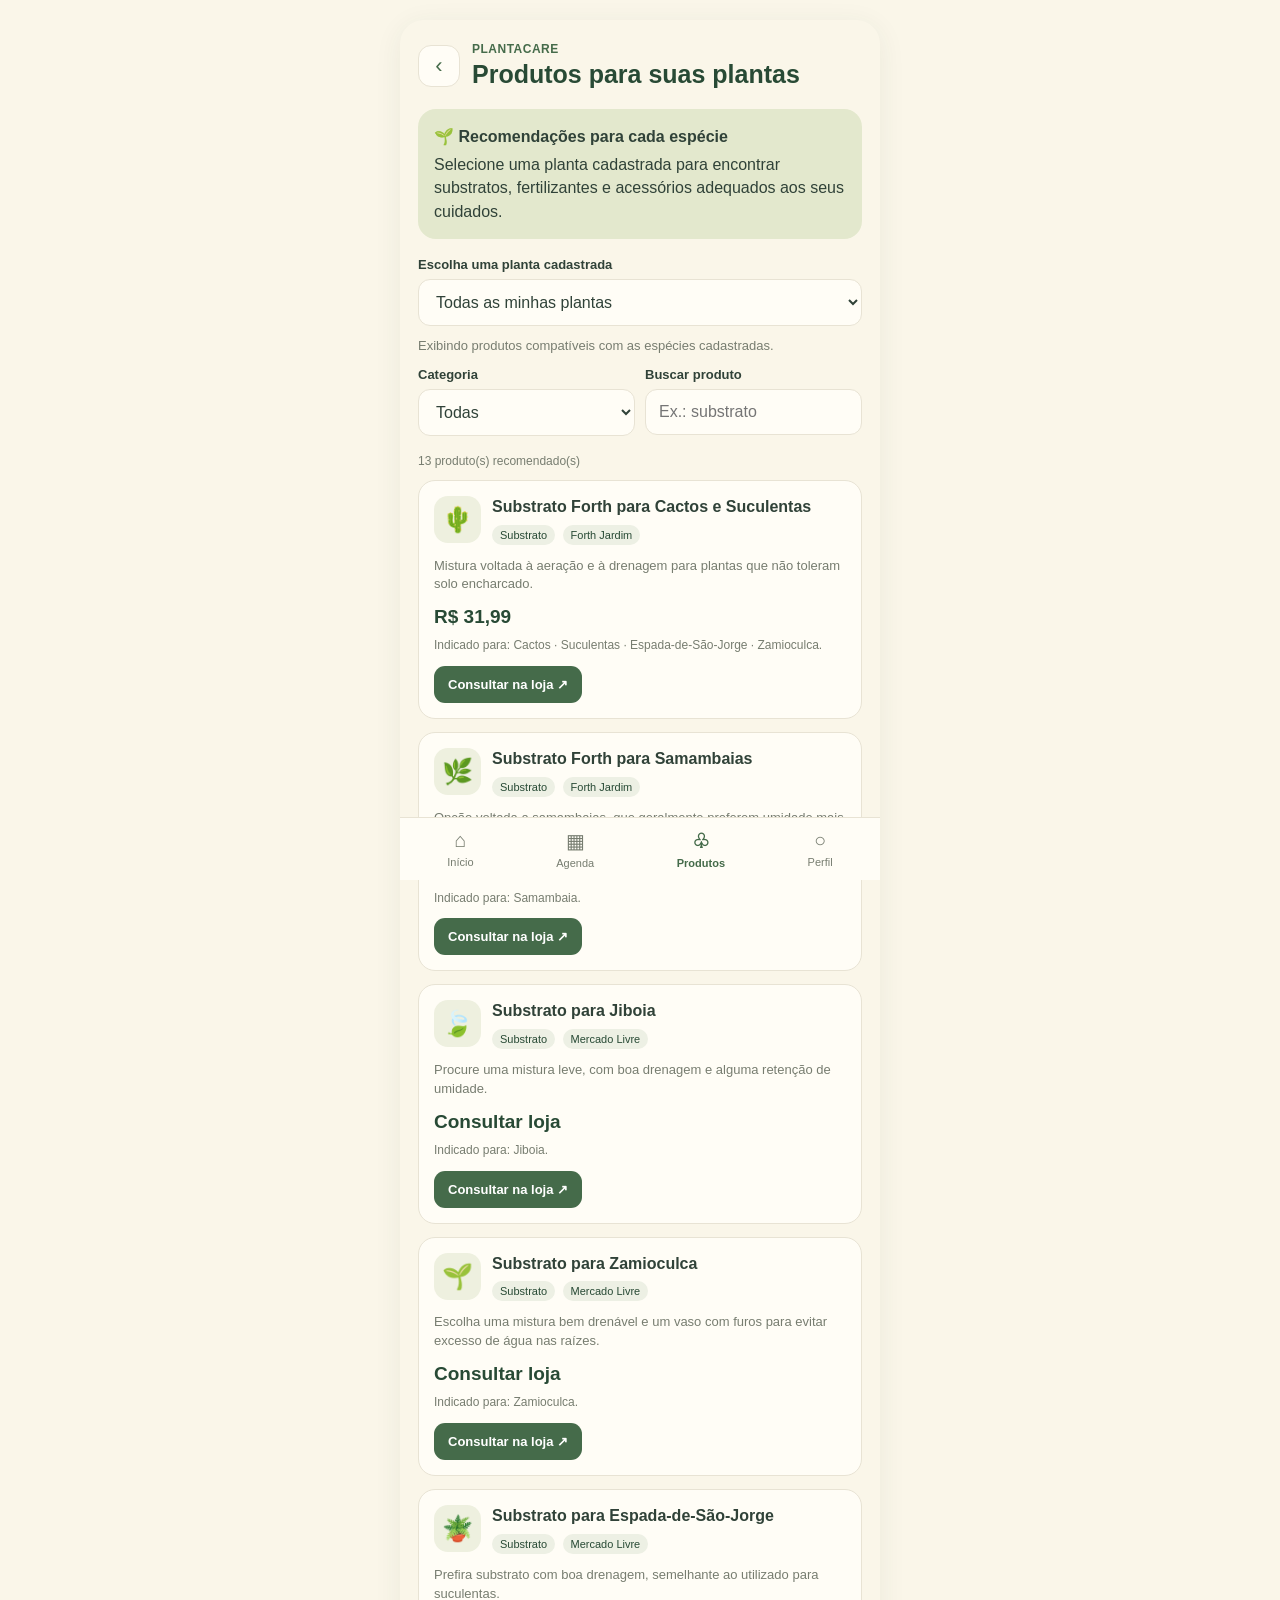
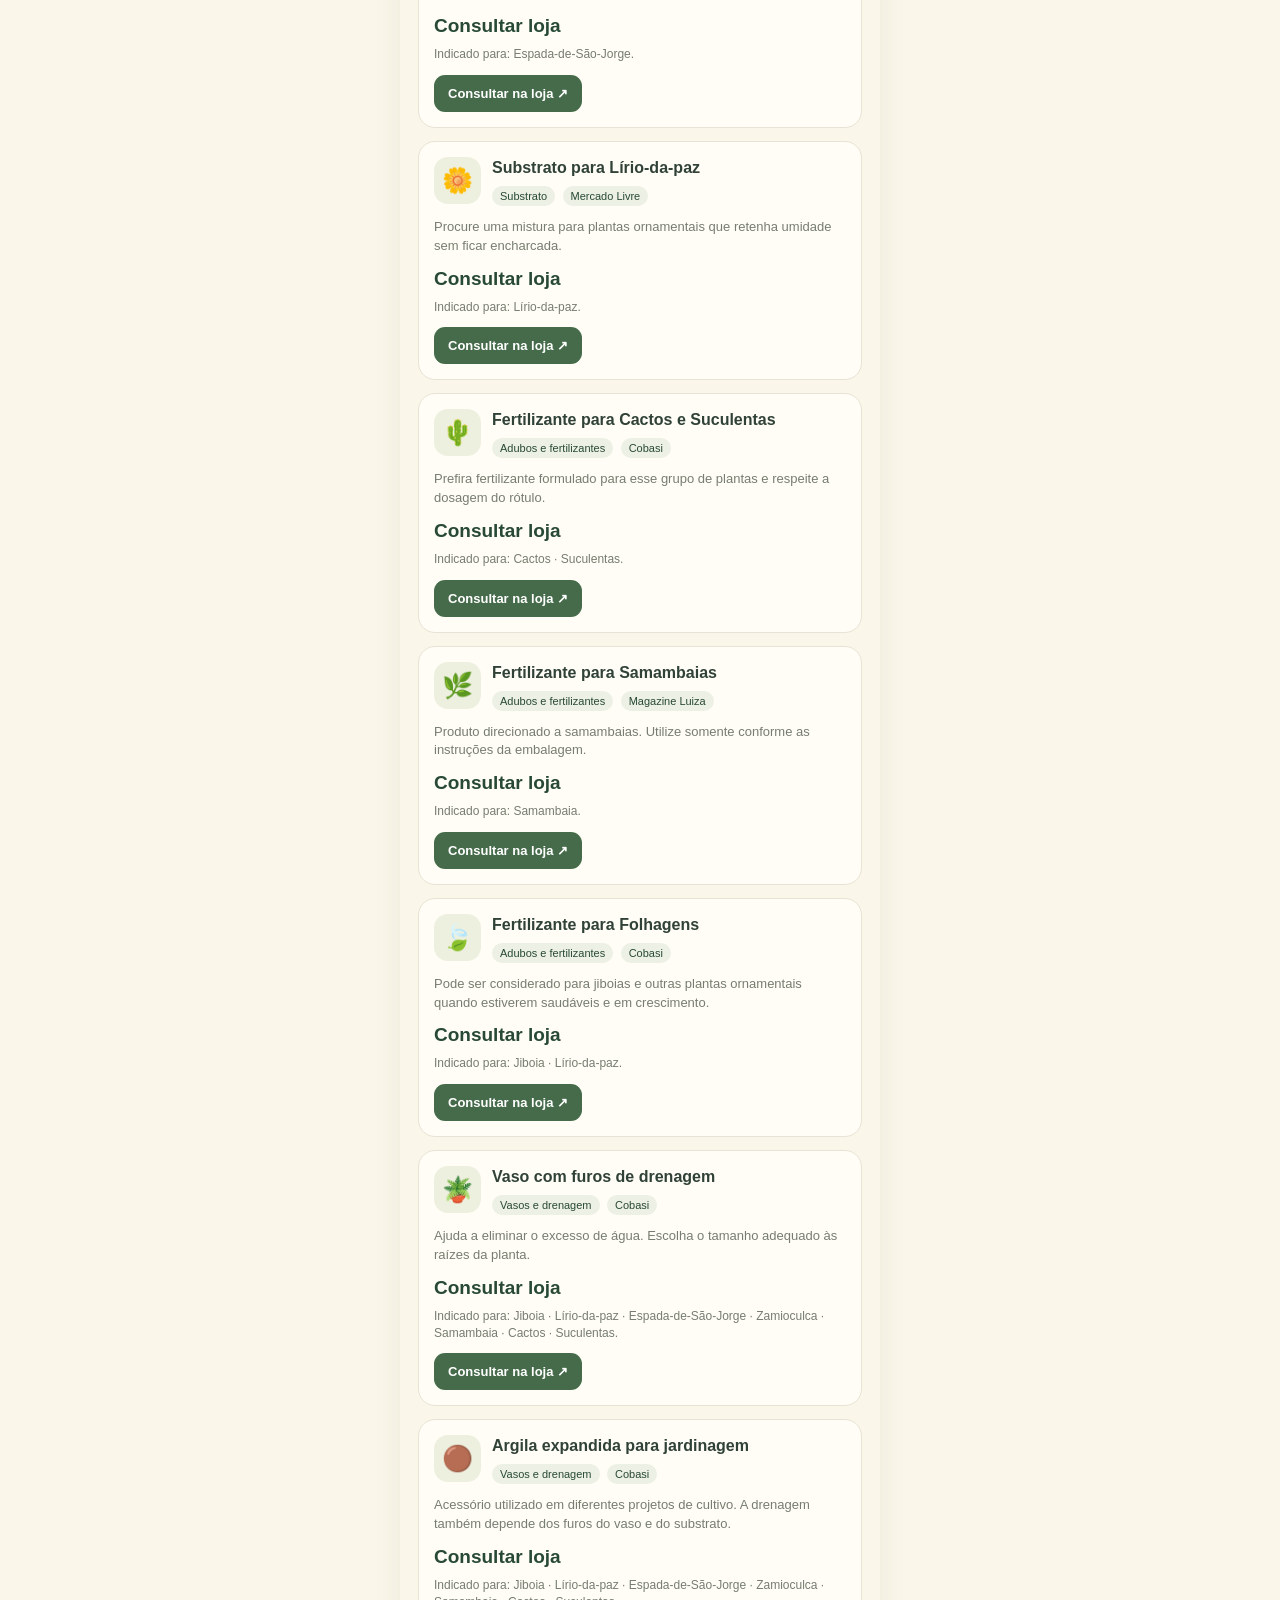
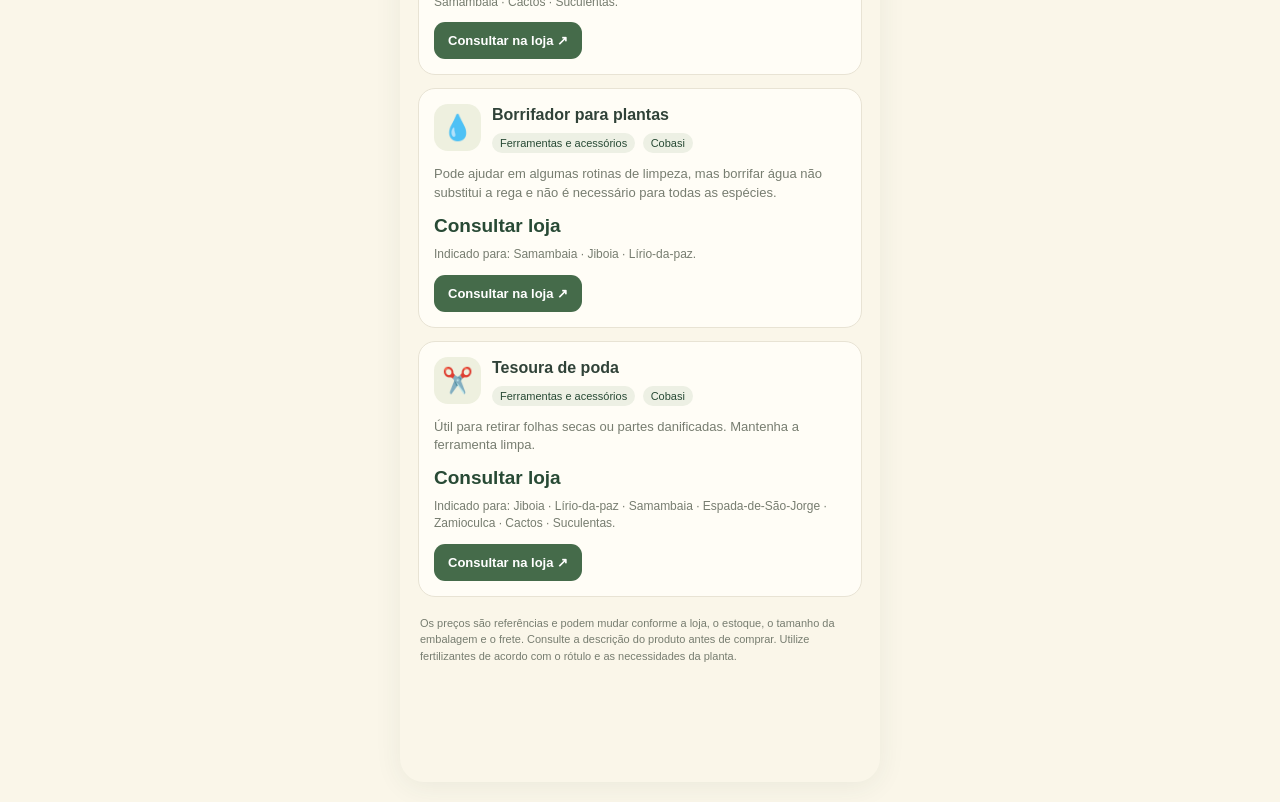
<file: screens/produtos.html>
<!DOCTYPE html>
<html lang="pt-BR">
<head>
<meta charset="UTF-8">
<meta name="viewport" content="width=device-width, initial-scale=1.0">
<meta name="theme-color" content="#faf6e9">
<title>Produtos para suas plantas | PlantaCare</title>

<style>
:root {
    --fundo: #faf6e9;
    --verde: #456b4a;
    --verde-escuro: #284a35;
    --texto: #304238;
    --secundario: #777d70;
    --borda: #e8e3d4;
    --cartao: #fffdf6;
    --suave: #e3e8cd;
}

* {
    box-sizing: border-box;
}

body {
    margin: 0;
    background: var(--fundo);
    color: var(--texto);
    font-family: Arial, Helvetica, sans-serif;
}

.app {
    width: 100%;
    max-width: 480px;
    min-height: 100vh;
    margin: auto;
    padding: 22px 18px 100px;
}

.topo {
    display: flex;
    align-items: center;
    gap: 12px;
    margin-bottom: 20px;
}

.voltar {
    width: 42px;
    height: 42px;
    border: 1px solid var(--borda);
    border-radius: 13px;
    background: var(--cartao);
    color: var(--verde);
    font-size: 22px;
    cursor: pointer;
}

.marca {
    color: var(--verde);
    font-size: 12px;
    font-weight: bold;
    letter-spacing: .5px;
}

h1 {
    margin: 4px 0 0;
    color: var(--verde-escuro);
    font-size: 25px;
}

.intro {
    margin-bottom: 18px;
    padding: 16px;
    border-radius: 18px;
    background: var(--suave);
    line-height: 1.45;
}

.intro strong {
    display: block;
    margin-bottom: 5px;
}

label {
    display: block;
    margin-bottom: 7px;
    font-size: 13px;
    font-weight: bold;
}

select,
input {
    width: 100%;
    padding: 13px;
    border: 1px solid var(--borda);
    border-radius: 12px;
    background: var(--cartao);
    color: var(--texto);
    font: inherit;
    outline-color: var(--verde);
}

.filtros {
    display: grid;
    grid-template-columns: 1fr 1fr;
    gap: 10px;
    margin: 14px 0 18px;
}

.contagem {
    margin-bottom: 12px;
    color: var(--secundario);
    font-size: 12px;
}

.planta-contexto {
    margin: 12px 0;
    color: var(--secundario);
    font-size: 13px;
}

.lista {
    display: grid;
    gap: 13px;
}

.produto {
    padding: 15px;
    border: 1px solid var(--borda);
    border-radius: 17px;
    background: var(--cartao);
}

.produto-topo {
    display: flex;
    align-items: flex-start;
    gap: 11px;
}

.emoji {
    display: grid;
    width: 47px;
    height: 47px;
    flex: 0 0 47px;
    place-items: center;
    border-radius: 14px;
    background: #eef0df;
    font-size: 25px;
}

.nome {
    margin: 1px 0 5px;
    font-size: 16px;
    font-weight: bold;
    line-height: 1.3;
}

.tag {
    display: inline-block;
    margin: 2px 3px 0 0;
    padding: 4px 8px;
    border-radius: 20px;
    background: #edf0e4;
    color: var(--verde-escuro);
    font-size: 11px;
}

.descricao {
    margin: 12px 0;
    color: var(--secundario);
    font-size: 13px;
    line-height: 1.45;
}

.preco {
    margin: 8px 0 3px;
    color: var(--verde-escuro);
    font-size: 19px;
    font-weight: bold;
}

.preco small {
    display: block;
    margin-top: 4px;
    color: var(--secundario);
    font-size: 11px;
    font-weight: normal;
}

.para {
    margin-top: 9px;
    color: var(--secundario);
    font-size: 12px;
    line-height: 1.4;
}

.link {
    display: inline-block;
    margin-top: 12px;
    padding: 11px 14px;
    border-radius: 11px;
    background: var(--verde);
    color: white;
    font-size: 13px;
    font-weight: bold;
    text-decoration: none;
}

.link:hover {
    background: var(--verde-escuro);
}

.vazio {
    padding: 18px;
    border: 1px dashed var(--borda);
    border-radius: 16px;
    background: var(--cartao);
    line-height: 1.5;
}

.nota {
    margin: 18px 2px;
    color: var(--secundario);
    font-size: 11px;
    line-height: 1.5;
}

.nav {
    position: fixed;
    z-index: 5;
    right: 0;
    bottom: 0;
    left: 0;
    display: flex;
    justify-content: space-around;
    max-width: 480px;
    margin: auto;
    padding: 10px 6px calc(10px + env(safe-area-inset-bottom));
    border-top: 1px solid var(--borda);
    background: var(--cartao);
}

.nav button {
    display: flex;
    flex-direction: column;
    align-items: center;
    gap: 4px;
    border: none;
    background: transparent;
    color: var(--secundario);
    font-size: 11px;
    cursor: pointer;
}

.nav button span {
    font-size: 20px;
}

.nav .ativo {
    color: var(--verde);
    font-weight: bold;
}

@media (min-width: 600px) {
    body {
        padding: 20px 0;
    }

    .app {
        min-height: calc(100vh - 40px);
        border-radius: 24px;
        box-shadow: 0 5px 28px #30423812;
    }

    .nav {
        bottom: 20px;
    }
}
</style>
</head>

<body>

<main class="app">

    <header class="topo">
        <button class="voltar" id="btnVoltar"
                aria-label="Voltar">‹</button>

        <div>
            <div class="marca">PLANTACARE</div>
            <h1>Produtos para suas plantas</h1>
        </div>
    </header>

    <section class="intro">
        <strong>🌱 Recomendações para cada espécie</strong>
        Selecione uma planta cadastrada para encontrar substratos,
        fertilizantes e acessórios adequados aos seus cuidados.
    </section>

    <label for="plantaSelect">Escolha uma planta cadastrada</label>
    <select id="plantaSelect">
        <option value="todas">Todas as minhas plantas</option>
    </select>

    <p class="planta-contexto" id="contextoPlanta"></p>

    <div class="filtros">

        <div>
            <label for="categoriaSelect">Categoria</label>
            <select id="categoriaSelect">
                <option value="todas">Todas</option>
                <option value="substrato">Substratos</option>
                <option value="nutricao">Adubos e fertilizantes</option>
                <option value="vaso">Vasos e drenagem</option>
                <option value="ferramentas">Ferramentas e acessórios</option>
            </select>
        </div>

        <div>
            <label for="busca">Buscar produto</label>
            <input id="busca" type="search"
                   placeholder="Ex.: substrato">
        </div>

    </div>

    <p class="contagem" id="contagem"></p>

    <section class="lista" id="listaProdutos"
             aria-live="polite"></section>

    <p class="nota">
        Os preços são referências e podem mudar conforme a loja,
        o estoque, o tamanho da embalagem e o frete. Consulte a
        descrição do produto antes de comprar. Utilize fertilizantes
        de acordo com o rótulo e as necessidades da planta.
    </p>

</main>

<nav class="nav" aria-label="Navegação principal">
    <button id="navInicio">
        <span>⌂</span>Início
    </button>

    <button id="navAgenda">
        <span>▦</span>Agenda
    </button>

    <button class="ativo" id="navProdutos">
        <span>♧</span>Produtos
    </button>

    <button id="navPerfil">
        <span>○</span>Perfil
    </button>
</nav>

<script>
const produtos = [

    {
        nome: "Substrato Forth para Cactos e Suculentas",
        categoria: "substrato",
        icone: "🌵",
        preco: "R$ 31,99",
        descricao: "Mistura voltada à aeração e à drenagem para plantas que não toleram solo encharcado.",
        especies: ["cacto", "suculenta", "espada", "zamioculca"],
        loja: "Forth Jardim",
        url: "https://loja.forthjardim.com.br/collections/substratos-e-condicionadores"
    },

    {
        nome: "Substrato Forth para Samambaias",
        categoria: "substrato",
        icone: "🌿",
        preco: "R$ 31,99",
        descricao: "Opção voltada a samambaias, que geralmente preferem umidade mais constante sem água parada.",
        especies: ["samambaia"],
        loja: "Forth Jardim",
        url: "https://loja.forthjardim.com.br/collections/substratos-e-condicionadores"
    },

    {
        nome: "Substrato para Jiboia",
        categoria: "substrato",
        icone: "🍃",
        preco: "Consultar loja",
        descricao: "Procure uma mistura leve, com boa drenagem e alguma retenção de umidade.",
        especies: ["jiboia"],
        loja: "Mercado Livre",
        url: "https://lista.mercadolivre.com.br/substrato-para-jiboia"
    },

    {
        nome: "Substrato para Zamioculca",
        categoria: "substrato",
        icone: "🌱",
        preco: "Consultar loja",
        descricao: "Escolha uma mistura bem drenável e um vaso com furos para evitar excesso de água nas raízes.",
        especies: ["zamioculca"],
        loja: "Mercado Livre",
        url: "https://lista.mercadolivre.com.br/substrato-para-zamioculca"
    },

    {
        nome: "Substrato para Espada-de-São-Jorge",
        categoria: "substrato",
        icone: "🪴",
        preco: "Consultar loja",
        descricao: "Prefira substrato com boa drenagem, semelhante ao utilizado para suculentas.",
        especies: ["espada"],
        loja: "Mercado Livre",
        url: "https://lista.mercadolivre.com.br/substrato-espada-de-sao-jorge"
    },

    {
        nome: "Substrato para Lírio-da-paz",
        categoria: "substrato",
        icone: "🌼",
        preco: "Consultar loja",
        descricao: "Procure uma mistura para plantas ornamentais que retenha umidade sem ficar encharcada.",
        especies: ["lirio"],
        loja: "Mercado Livre",
        url: "https://lista.mercadolivre.com.br/substrato-lirio-da-paz"
    },

    {
        nome: "Fertilizante para Cactos e Suculentas",
        categoria: "nutricao",
        icone: "🌵",
        preco: "Consultar loja",
        descricao: "Prefira fertilizante formulado para esse grupo de plantas e respeite a dosagem do rótulo.",
        especies: ["cacto", "suculenta"],
        loja: "Cobasi",
        url: "https://www.cobasi.com.br/pesquisa?terms=fertilizante%20cactos%20suculentas"
    },

    {
        nome: "Fertilizante para Samambaias",
        categoria: "nutricao",
        icone: "🌿",
        preco: "Consultar loja",
        descricao: "Produto direcionado a samambaias. Utilize somente conforme as instruções da embalagem.",
        especies: ["samambaia"],
        loja: "Magazine Luiza",
        url: "https://www.magazineluiza.com.br/busca/fertilizante+samambaia/"
    },

    {
        nome: "Fertilizante para Folhagens",
        categoria: "nutricao",
        icone: "🍃",
        preco: "Consultar loja",
        descricao: "Pode ser considerado para jiboias e outras plantas ornamentais quando estiverem saudáveis e em crescimento.",
        especies: ["jiboia", "lirio"],
        loja: "Cobasi",
        url: "https://www.cobasi.com.br/pesquisa?terms=fertilizante%20folhagens"
    },

    {
        nome: "Vaso com furos de drenagem",
        categoria: "vaso",
        icone: "🪴",
        preco: "Consultar loja",
        descricao: "Ajuda a eliminar o excesso de água. Escolha o tamanho adequado às raízes da planta.",
        especies: ["jiboia", "lirio", "espada", "zamioculca", "samambaia", "cacto", "suculenta"],
        loja: "Cobasi",
        url: "https://www.cobasi.com.br/pesquisa?terms=vaso%20com%20furos"
    },

    {
        nome: "Argila expandida para jardinagem",
        categoria: "vaso",
        icone: "🟤",
        preco: "Consultar loja",
        descricao: "Acessório utilizado em diferentes projetos de cultivo. A drenagem também depende dos furos do vaso e do substrato.",
        especies: ["jiboia", "lirio", "espada", "zamioculca", "samambaia", "cacto", "suculenta"],
        loja: "Cobasi",
        url: "https://www.cobasi.com.br/c/jardim/cultivo-e-manutencao/terras-e-substratos"
    },

    {
        nome: "Borrifador para plantas",
        categoria: "ferramentas",
        icone: "💧",
        preco: "Consultar loja",
        descricao: "Pode ajudar em algumas rotinas de limpeza, mas borrifar água não substitui a rega e não é necessário para todas as espécies.",
        especies: ["samambaia", "jiboia", "lirio"],
        loja: "Cobasi",
        url: "https://www.cobasi.com.br/pesquisa?terms=borrifador"
    },

    {
        nome: "Tesoura de poda",
        categoria: "ferramentas",
        icone: "✂️",
        preco: "Consultar loja",
        descricao: "Útil para retirar folhas secas ou partes danificadas. Mantenha a ferramenta limpa.",
        especies: ["jiboia", "lirio", "samambaia", "espada", "zamioculca", "cacto", "suculenta"],
        loja: "Cobasi",
        url: "https://www.cobasi.com.br/pesquisa?terms=tesoura%20de%20poda"
    }

];

function normalizar(texto) {
    return String(texto || "")
        .normalize("NFD")
        .replace(/[\u0300-\u036f]/g, "")
        .toLowerCase()
        .trim();
}

function especieChave(especie) {
    const nome = normalizar(especie);

    if (nome.includes("espada de sao jorge")) return "espada";
    if (nome.includes("jiboia") || nome.includes("jibóia")) return "jiboia";
    if (nome.includes("zamioculca")) return "zamioculca";
    if (nome.includes("samambaia")) return "samambaia";
    if (nome.includes("lirio")) return "lirio";
    if (nome.includes("cacto")) return "cacto";
    if (nome.includes("suculenta")) return "suculenta";

    return "geral";
}

function lerPlantas() {
    try {
        const dados = JSON.parse(
            localStorage.getItem("plantasUsuario") || "[]"
        );

        return Array.isArray(dados) ? dados : [];
    } catch (erro) {
        return [];
    }
}

const plantas = lerPlantas();

const plantaSelect = document.getElementById("plantaSelect");
const categoriaSelect = document.getElementById("categoriaSelect");
const busca = document.getElementById("busca");
const lista = document.getElementById("listaProdutos");
const contexto = document.getElementById("contextoPlanta");

plantas.forEach((planta, indice) => {
    const opcao = document.createElement("option");

    opcao.value = String(indice);
    opcao.textContent =
        (planta.nome || "Minha planta") +
        (planta.especie ? " — " + planta.especie : "");

    plantaSelect.appendChild(opcao);
});

let especieManual = "todas";

if (plantas.length === 0) {
    contexto.textContent =
        "Você ainda não tem plantas cadastradas. " +
        "Escolha uma espécie para consultar recomendações.";

    const label = document.createElement("label");
    label.htmlFor = "especieManual";
    label.textContent = "Escolher espécie";

    const seletor = document.createElement("select");
    seletor.id = "especieManual";

    seletor.innerHTML = `
        <option value="todas">Todas as espécies</option>
        <option value="espada">Espada-de-São-Jorge</option>
        <option value="jiboia">Jiboia</option>
        <option value="zamioculca">Zamioculca</option>
        <option value="samambaia">Samambaia</option>
        <option value="lirio">Lírio-da-paz</option>
        <option value="cacto">Cactos</option>
        <option value="suculenta">Suculentas</option>
    `;

    const filtros = document.querySelector(".filtros");

    filtros.parentNode.insertBefore(label, filtros);
    filtros.parentNode.insertBefore(seletor, filtros);

    seletor.addEventListener("change", () => {
        especieManual = seletor.value;
        renderizar();
    });
}

function especieSelecionada() {
    if (plantas.length === 0) {
        return especieManual;
    }

    if (plantaSelect.value === "todas") {
        return "todas";
    }

    const planta = plantas[Number(plantaSelect.value)];

    return planta ? especieChave(planta.especie) : "todas";
}

function renderizar() {
    const especie = especieSelecionada();
    const termo = normalizar(busca.value);
    const categoria = categoriaSelect.value;

    let filtrados = produtos.filter(produto => {
        const combinaEspecie =
            especie === "todas" ||
            produto.especies.includes(especie);

        const combinaCategoria =
            categoria === "todas" ||
            produto.categoria === categoria;

        const combinaBusca =
            !termo ||
            normalizar(
                produto.nome + " " +
                produto.descricao + " " +
                produto.loja + " " +
                produto.categoria
            ).includes(termo);

        return combinaEspecie &&
               combinaCategoria &&
               combinaBusca;
    });

    if (especie === "geral") {
        filtrados = filtrados.filter(produto =>
            produto.categoria === "substrato" ||
            produto.categoria === "vaso"
        );
    }

    lista.innerHTML = "";

    document.getElementById("contagem").textContent =
        filtrados.length + " produto(s) recomendado(s)";

    if (plantas.length > 0 && plantaSelect.value !== "todas") {
        const planta = plantas[Number(plantaSelect.value)];

        contexto.textContent = planta
            ? "Recomendações para " +
              (planta.nome || "sua planta") +
              " (" + (planta.especie || "espécie não informada") + ")."
            : "";
    } else if (plantas.length > 0) {
        contexto.textContent =
            "Exibindo produtos compatíveis com as espécies cadastradas.";
    }

    if (filtrados.length === 0) {
        lista.innerHTML = `
            <div class="vazio">
                Não encontrei produtos para esses filtros.
                Tente outra categoria ou escolha outra espécie.
            </div>
        `;
        return;
    }

    const categorias = {
        substrato: "Substrato",
        nutricao: "Adubos e fertilizantes",
        vaso: "Vasos e drenagem",
        ferramentas: "Ferramentas e acessórios"
    };

    const nomesEspecies = {
        espada: "Espada-de-São-Jorge",
        jiboia: "Jiboia",
        zamioculca: "Zamioculca",
        samambaia: "Samambaia",
        lirio: "Lírio-da-paz",
        cacto: "Cactos",
        suculenta: "Suculentas"
    };

    filtrados.forEach(produto => {
        const card = document.createElement("article");
        card.className = "produto";

        const especies = produto.especies
            .map(especie => nomesEspecies[especie] || especie)
            .join(" · ");

        card.innerHTML = `
            <div class="produto-topo">
                <div class="emoji"></div>
                <div style="flex:1">
                    <div class="nome"></div>
                    <span class="tag categoria"></span>
                    <span class="tag loja"></span>
                </div>
            </div>

            <p class="descricao"></p>
            <div class="preco"></div>
            <div class="para"></div>

            <a class="link"
               target="_blank"
               rel="noopener noreferrer">
                Consultar na loja ↗
            </a>
        `;

        card.querySelector(".emoji").textContent = produto.icone;
        card.querySelector(".nome").textContent = produto.nome;
        card.querySelector(".categoria").textContent =
            categorias[produto.categoria];
        card.querySelector(".loja").textContent = produto.loja;
        card.querySelector(".descricao").textContent =
            produto.descricao;

        card.querySelector(".preco").textContent = produto.preco;

        card.querySelector(".para").textContent =
            "Indicado para: " + especies + ".";

        card.querySelector(".link").href = produto.url;

        lista.appendChild(card);
    });
}

plantaSelect.addEventListener("change", renderizar);
categoriaSelect.addEventListener("change", renderizar);
busca.addEventListener("input", renderizar);

document.getElementById("btnVoltar").addEventListener(
    "click",
    () => {
        window.location.href = "inicio.html";
    }
);

document.getElementById("navInicio").addEventListener(
    "click",
    () => {
        window.location.href = "inicio.html";
    }
);

document.getElementById("navAgenda").addEventListener(
    "click",
    () => {
        window.location.href = "agenda.html";
    }
);

document.getElementById("navProdutos").addEventListener(
    "click",
    () => {
        window.scrollTo({ top: 0, behavior: "smooth" });
    }
);

document.getElementById("navPerfil").addEventListener(
    "click",
    () => {
        window.location.href = "perfil.html";
    }
);

renderizar();
</script>

</body>
</html>
</file>
<file: css/style.css>
/* =========================================================
   PLANTACARE
   ESTILO DA TELA INICIAL
========================================================= */


/* =========================================================
   CONFIGURAÇÕES GERAIS
========================================================= */

* {
    box-sizing: border-box;
    margin: 0;
    padding: 0;
}

html,
body {
    width: 100%;
    height: 100%;
}

body {
    overflow: hidden;

    font-family: Arial, Helvetica, sans-serif;

    background: #f4f0dc;
}


/* =========================================================
   TELA PRINCIPAL
========================================================= */

.tela-inicial {
    position: relative;

    width: 100%;
    height: 100vh;
    min-height: 600px;

    display: flex;
    flex-direction: column;
    align-items: center;

    overflow: hidden;

    background:
        radial-gradient(
            circle at 50% 38%,
            #fdfbea 0%,
            #f4f0dc 32%,
            #e7e9c8 68%,
            #d5dfb7 100%
        );
}


/* =========================================================
   PLANTAS / FOLHAS DECORATIVAS
========================================================= */

.folhas {
    position: absolute;

    z-index: 1;

    pointer-events: none;
    user-select: none;

    opacity: 0.75;
}

.folhas span {
    display: block;

    line-height: 0.8;
}


/* Plantas no canto superior esquerdo */

.folhas-superior-esquerda {
    top: -25px;
    left: -35px;

    font-size: 85px;

    transform: rotate(-20deg);
}


/* Planta no canto superior direito */

.folhas-superior-direita {
    top: 35px;
    right: -40px;

    font-size: 65px;

    transform: rotate(25deg);
}


/* Plantas no canto inferior direito */

.folhas-inferior-direita {
    right: -35px;
    bottom: -35px;

    font-size: 90px;

    transform: rotate(180deg);
}


/* =========================================================
   LOGO
========================================================= */

.logo {
    position: relative;

    z-index: 10;

    width: 100%;

    text-align: center;

    margin-top: 28px;
}


/* Folha acima do nome */

.logo-folha {
    font-size: 34px;

    line-height: 32px;

    margin-bottom: 4px;

    transform: rotate(-12deg);
}


/* Nome PlantaCare */

.logo h1 {
    color: #315b38;

    font-family:
        Georgia,
        "Times New Roman",
        serif;

    font-size: 40px;

    font-weight: 700;

    letter-spacing: 0.2px;

    line-height: 1.05;
}


/* Frase abaixo do logo */

.logo p {
    margin-top: 7px;

    color: #59645a;

    font-family:
        Georgia,
        "Times New Roman",
        serif;

    font-size: 15px;

    font-weight: 500;

    letter-spacing: 0.2px;
}


/* =========================================================
   ÁREA DA PLANTA
========================================================= */

.planta-area {
    position: relative;

    z-index: 4;

    width: 100%;

    height: 365px;

    margin-top: 0;

    display: flex;

    align-items: center;

    justify-content: center;
}


/* =========================================================
   IMAGEM DO VASO / PLANTA
========================================================= */

.imagem-vaso {
    position: relative;

    z-index: 5;

    width: 330px;

    max-width: 94%;

    max-height: 345px;

    object-fit: contain;

    filter:
        drop-shadow(
            0 16px 18px
            rgba(49, 91, 56, 0.18)
        );

    animation: aparecer 0.8s ease-out;
}


/* =========================================================
   BRILHOS
========================================================= */

.brilho {
    position: absolute;

    border-radius: 50%;

    background: rgba(255, 255, 255, 0.7);

    z-index: 2;
}

.brilho-1 {
    width: 14px;
    height: 14px;

    top: 70px;
    left: 21%;
}

.brilho-2 {
    width: 9px;
    height: 9px;

    top: 125px;
    right: 21%;
}


/* =========================================================
   BOTÕES
========================================================= */

.acoes {
    position: relative;

    z-index: 10;

    width: 100%;

    max-width: 340px;

    margin-top: -4px;

    text-align: center;
}


/* =========================================================
   BOTÃO COMEÇAR
========================================================= */

#btnComecar {
    width: 100%;

    height: 56px;

    border: none;

    border-radius: 30px;

    background: #527b54;

    color: #ffffff;

    font-family: Arial, Helvetica, sans-serif;

    font-size: 17px;

    font-weight: 700;

    letter-spacing: 0.2px;

    box-shadow:
        0 7px 16px
        rgba(56, 83, 58, 0.23);

    cursor: pointer;

    transition:
        transform 0.15s ease,
        background 0.15s ease,
        box-shadow 0.15s ease;
}


/* Quando pressionar o botão */

#btnComecar:active {
    transform: scale(0.97);

    background: #456b48;

    box-shadow:
        0 4px 10px
        rgba(56, 83, 58, 0.18);
}


/* =========================================================
   LOGIN
========================================================= */

.login {
    margin-top: 15px;

    color: #60685f;

    font-size: 16px;

    font-weight: 700;
}


/* "Entrar" */

#btnLogin {
    color: #315b38;

    font-weight: 700;

    text-decoration: none;

    cursor: pointer;
}


/* Efeito ao tocar em Entrar */

#btnLogin:active {
    opacity: 0.6;
}


/* =========================================================
   ANIMAÇÃO DA PLANTA
========================================================= */

@keyframes aparecer {

    from {
        opacity: 0;

        transform:
            translateY(18px)
            scale(0.97);
    }

    to {
        opacity: 1;

        transform:
            translateY(0)
            scale(1);
    }

}


/* =========================================================
   CELULARES COM ALTURA MENOR
========================================================= */

@media (max-height: 750px) {

    .logo {
        margin-top: 20px;
    }

    .logo h1 {
        font-size: 37px;
    }

    .planta-area {
        height: 315px;
    }

    .imagem-vaso {
        width: 300px;
        max-height: 295px;
    }

}


/* =========================================================
   CELULARES PEQUENOS
========================================================= */

@media (max-height: 680px) {

    .logo {
        margin-top: 14px;
    }

    .logo-folha {
        font-size: 30px;
    }

    .logo h1 {
        font-size: 34px;
    }

    .logo p {
        font-size: 13px;
    }

    .planta-area {
        height: 275px;
    }

    .imagem-vaso {
        width: 270px;
        max-height: 260px;
    }

    #btnComecar {
        height: 51px;
    }

}


/* =========================================================
   CELULARES MUITO PEQUENOS
========================================================= */

@media (max-height: 620px) {

    .logo {
        margin-top: 8px;
    }

    .logo h1 {
        font-size: 31px;
    }

    .logo p {
        font-size: 12px;

        margin-top: 4px;
    }

    .planta-area {
        height: 235px;
    }

    .imagem-vaso {
        width: 235px;
        max-height: 225px;
    }

    .acoes {
        max-width: 310px;
    }

    #btnComecar {
        height: 48px;

        font-size: 16px;
    }

    .login {
        margin-top: 10px;

        font-size: 14px;

        font-weight: 700;
    }

}
</file>
<file: css/cadastro.css>
/* =========================================
   CONFIGURAÇÕES GERAIS
========================================= */

* {
    margin: 0;
    padding: 0;
    box-sizing: border-box;
}

html,
body {
    width: 100%;
    height: 100%;
}

body {
    font-family: Arial, sans-serif;
    background: #f5f1df;
    overflow: hidden;
}


/* =========================================
   TELA PRINCIPAL
========================================= */

.tela-cadastro {
    width: 100%;
    height: 100vh;

    background: #f5f1df;

    position: relative;

    display: flex;
    justify-content: center;

    overflow: hidden;
}


/* =========================================
   CONTEÚDO
========================================= */

.conteudo {
    width: 100%;
    max-width: 380px;

    padding: 24px 24px 20px;

    display: flex;
    flex-direction: column;
    align-items: center;

    text-align: center;

    position: relative;
    z-index: 2;
}


/* =========================================
   LOGO
========================================= */

.logo {
    width: 100%;

    display: flex;
    flex-direction: column;
    align-items: center;
}


/* Folhinha */

.folhas-logo {
    height: 43px;

    display: flex;
    align-items: center;
    justify-content: center;

    margin-bottom: 0;
}

.folha-esquerda {
    font-size: 38px;

    line-height: 1;

    transform: rotate(-8deg);
}


/* Nome */

.logo h1 {
    color: #315b38;

    font-family:
        Georgia,
        "Times New Roman",
        serif;

    font-size: 31px;

    font-weight: bold;

    letter-spacing: 0.2px;
}


/* =========================================
   TÍTULO
========================================= */

h2 {
    margin-top: 8px;

    margin-bottom: 24px;

    color: #26372a;

    font-size: 18px;

    font-weight: 600;
}


/* =========================================
   FORMULÁRIO
========================================= */

#formCadastro {
    width: 100%;

    display: flex;
    flex-direction: column;
    align-items: center;
}


/* =========================================
   CAMPOS
========================================= */

.campo {
    width: 100%;
    height: 47px;

    margin-bottom: 11px;

    border: 1px solid #dddccf;

    border-radius: 13px;

    background: rgba(255, 255, 255, 0.32);

    display: flex;
    align-items: center;

    position: relative;

    transition: 0.2s;
}


/* Quando clicar no campo */

.campo:focus-within {
    border-color: #719276;

    background: #faf9f0;
}


/* =========================================
   ÍCONES
========================================= */

.icone {
    width: 42px;

    color: #70836e;

    font-size: 18px;

    display: flex;
    justify-content: center;
    align-items: center;

    flex-shrink: 0;
}


/* =========================================
   INPUTS
========================================= */

.campo input {
    flex: 1;

    width: 100%;
    height: 100%;

    border: none;
    outline: none;

    background: transparent;

    color: #405342;

    font-size: 13px;

    padding: 0 12px 0 0;
}

.campo input::placeholder {
    color: #7d857c;

    font-size: 13px;

    opacity: 1;
}


/* =========================================
   SELECT
========================================= */

.campo select {
    flex: 1;

    width: 100%;
    height: 100%;

    border: none;
    outline: none;

    background: transparent;

    color: #7d857c;

    font-size: 13px;

    appearance: none;

    padding-right: 30px;
}

.campo select:valid {
    color: #405342;
}


/* Setinha */

.seta {
    position: absolute;

    right: 15px;

    color: #617462;

    font-size: 21px;

    pointer-events: none;
}


/* =========================================
   BOTÃO OLHO
========================================= */

.olho {
    width: 40px;

    color: #70836e;

    font-size: 15px;

    display: flex;
    justify-content: center;
    align-items: center;

    cursor: pointer;

    flex-shrink: 0;
}


/* =========================================
   BOTÃO CADASTRAR
========================================= */

.btn-cadastrar {
    width: 100%;

    height: 47px;

    margin-top: 17px;

    border: none;

    border-radius: 24px;

    background: #56855d;

    color: white;

    font-size: 15px;

    font-weight: bold;

    cursor: pointer;

    box-shadow: 0 4px 10px rgba(49, 91, 56, 0.12);
}

.btn-cadastrar:active {
    transform: scale(0.98);
}


/* =========================================
   TEXTO LOGIN
========================================= */

.login-texto {
    margin-top: 19px;

    color: #626a61;

    font-size: 12px;
}

#btnVoltarLogin {
    color: #315b38;

    font-weight: bold;

    cursor: pointer;
}


/* =========================================
   FOLHAS INFERIORES
========================================= */

.folhas-inferiores {
    position: absolute;

    left: 0;
    right: 0;

    bottom: -15px;

    height: 115px;

    pointer-events: none;

    z-index: 1;
}


/* Folhas esquerda */

.folhas-esquerda {
    position: absolute;

    left: -30px;

    bottom: -25px;

    font-size: 100px;

    transform: rotate(18deg);
}


/* Folhas direita */

.folhas-direita {
    position: absolute;

    right: -30px;

    bottom: -25px;

    font-size: 90px;

    transform: rotate(-18deg);
}
</file>
<file: css/confirmar-cadastro.css>
/* =========================================
   CONFIGURAÇÕES GERAIS
========================================= */

* {
    margin: 0;
    padding: 0;
    box-sizing: border-box;
}

html,
body {
    width: 100%;
    height: 100%;
}

body {
    font-family: Arial, sans-serif;
    background: #f5f1df;
    overflow: hidden;
}


/* =========================================
   TELA
========================================= */

.tela-confirmacao {

    width: 100%;
    height: 100vh;

    background: #f5f1df;

    position: relative;

    display: flex;
    justify-content: center;

    overflow: hidden;
}


/* =========================================
   CONTAINER
========================================= */

.confirmacao-container {

    width: 100%;
    max-width: 360px;

    padding: 25px 25px 20px;

    display: flex;
    flex-direction: column;
    align-items: center;

    text-align: center;

    position: relative;
    z-index: 2;
}


/* =========================================
   LOGO
========================================= */

.logo {

    display: flex;
    flex-direction: column;
    align-items: center;
}

.folhas-logo {

    height: 40px;

    display: flex;
    align-items: center;
    justify-content: center;
}

.folhas-logo {

    font-size: 35px;
}

.logo h1 {

    color: #315b38;

    font-family:
        Georgia,
        "Times New Roman",
        serif;

    font-size: 31px;

    font-weight: bold;
}

.logo p {

    margin-top: 5px;

    color: #536154;

    font-family:
        Georgia,
        "Times New Roman",
        serif;

    font-size: 12px;
}


/* =========================================
   TÍTULO
========================================= */

h2 {

    margin-top: 25px;

    margin-bottom: 7px;

    color: #26372a;

    font-size: 19px;

    font-weight: 600;
}

.subtitulo {

    color: #697168;

    font-size: 11px;

    line-height: 16px;

    margin-bottom: 20px;
}


/* =========================================
   DADOS
========================================= */

.dados {

    width: 100%;

    display: flex;
    flex-direction: column;

    gap: 10px;
}


.dado {

    width: 100%;

    min-height: 48px;

    padding: 8px 15px;

    border: 1px solid #dddccf;

    border-radius: 12px;

    background: rgba(255, 255, 255, 0.32);

    display: flex;
    flex-direction: column;

    align-items: flex-start;

    text-align: left;
}


.dado span {

    color: #7a8278;

    font-size: 10px;

    margin-bottom: 2px;
}


.dado strong {

    color: #405342;

    font-size: 13px;

    font-weight: normal;

    word-break: break-word;
}


/* =========================================
   BOTÃO CADASTRAR
========================================= */

.btn-cadastrar {

    width: 100%;

    height: 47px;

    margin-top: 21px;

    border: none;

    border-radius: 24px;

    background: #56855d;

    color: white;

    font-size: 15px;

    font-weight: bold;

    cursor: pointer;
}


.btn-cadastrar:active {

    transform: scale(0.98);
}


/* =========================================
   BOTÃO VOLTAR
========================================= */

.btn-voltar {

    margin-top: 13px;

    border: none;

    background: transparent;

    color: #315b38;

    font-size: 12px;

    font-weight: bold;

    cursor: pointer;
}


/* =========================================
   FOLHAS
========================================= */

.folhas-inferiores {

    position: absolute;

    left: 0;
    right: 0;

    bottom: -15px;

    height: 105px;

    pointer-events: none;

    z-index: 1;
}


.folhas-esquerda {

    position: absolute;

    left: -30px;

    bottom: -25px;

    font-size: 90px;

    transform: rotate(18deg);
}


.folhas-direita {

    position: absolute;

    right: -30px;

    bottom: -25px;

    font-size: 80px;

    transform: rotate(-18deg);
}
</file>
<file: css/login.css>
/* =================================
   RESET
================================= */

* {
    margin: 0;
    padding: 0;
    box-sizing: border-box;
}


html,
body {
    width: 100%;
    height: 100%;
}


body {

    font-family: Arial, sans-serif;

    background: #5d8964;

    overflow: hidden;
}


/* =================================
   TELA
================================= */

.tela-login {

    width: 100%;
    height: 100vh;

    display: flex;

    justify-content: center;

    align-items: center;

    padding: 18px;
}


/* =================================
   CARTÃO
================================= */

.login-container {

    width: 100%;

    max-width: 350px;

    min-height: 590px;

    background: #f5f1df;

    border-radius: 25px;

    padding: 38px 28px 30px;

    display: flex;

    flex-direction: column;

    align-items: center;

    text-align: center;

    box-shadow:
        0 8px 25px rgba(0, 0, 0, 0.12);
}


/* =================================
   LOGO
================================= */

.logo {

    display: flex;

    flex-direction: column;

    align-items: center;

    width: 100%;
}


/* folhas */

.folhas-logo {

    height: 40px;

    display: flex;

    justify-content: center;

    align-items: center;
}


.folhas-logo span {

    font-size: 34px;

    line-height: 1;
}


/* PlantaCare */

.logo h1 {

    margin: 0;

    color: #315b38;

    font-family:
        Georgia,
        "Times New Roman",
        serif;

    font-size: 34px;

    font-weight: bold;

    letter-spacing: 0.2px;
}


/* frase */

.logo p {

    margin-top: 5px;

    color: #536154;

    font-family:
        Georgia,
        "Times New Roman",
        serif;

    font-size: 13px;
}


/* =================================
   TÍTULO
================================= */

h2 {

    margin-top: 35px;

    margin-bottom: 25px;

    color: #315b38;

    font-size: 21px;

    font-weight: 600;
}


/* =================================
   CAMPOS
================================= */

.campo {

    width: 100%;

    margin-bottom: 15px;
}


.campo input {

    width: 100%;

    height: 48px;

    padding: 0 16px;

    border: 1px solid #d4d1c2;

    border-radius: 12px;

    background: #faf9f2;

    outline: none;

    font-size: 14px;

    color: #354c38;
}


.campo input::placeholder {

    color: #858b82;

    font-size: 14px;
}


.campo input:focus {

    border-color: #5d8964;
}


/* =================================
   OPÇÕES
================================= */

.opcoes-login {

    width: 100%;

    display: flex;

    justify-content: space-between;

    align-items: center;

    margin-top: 3px;

    margin-bottom: 22px;

    font-size: 11px;

    color: #536154;
}


.opcoes-login label {

    display: flex;

    align-items: center;

    gap: 5px;
}


.opcoes-login input {

    accent-color: #56855d;
}


.opcoes-login a {

    color: #315b38;

    text-decoration: none;

    font-weight: bold;
}


/* =================================
   BOTÃO ENTRAR
================================= */

.btn-entrar {

    width: 100%;

    height: 46px;

    border: none;

    border-radius: 23px;

    background: #56855d;

    color: white;

    font-size: 15px;

    font-weight: bold;

    cursor: pointer;
}


.btn-entrar:active {

    transform: scale(0.98);
}


/* =================================
   OU
================================= */

.ou {

    margin: 17px 0;

    font-size: 12px;

    color: #777d74;

}


/* =================================
   CRIAR CONTA
================================= */

.btn-criar-conta {

    width: 100%;

    height: 46px;

    border-radius: 23px;

    border: 1px solid #6c9672;

    background: transparent;

    color: #315b38;

    font-size: 14px;

    font-weight: bold;

    cursor: pointer;
}


.btn-criar-conta:active {

    transform: scale(0.98);
}


/* =================================
   TEXTO FINAL
================================= */

.cadastro-texto {

    margin-top: 18px;

    font-size: 12px;

    color: #666d63;
}


#linkCadastro {

    color: #315b38;

    font-weight: bold;
}
</file>
